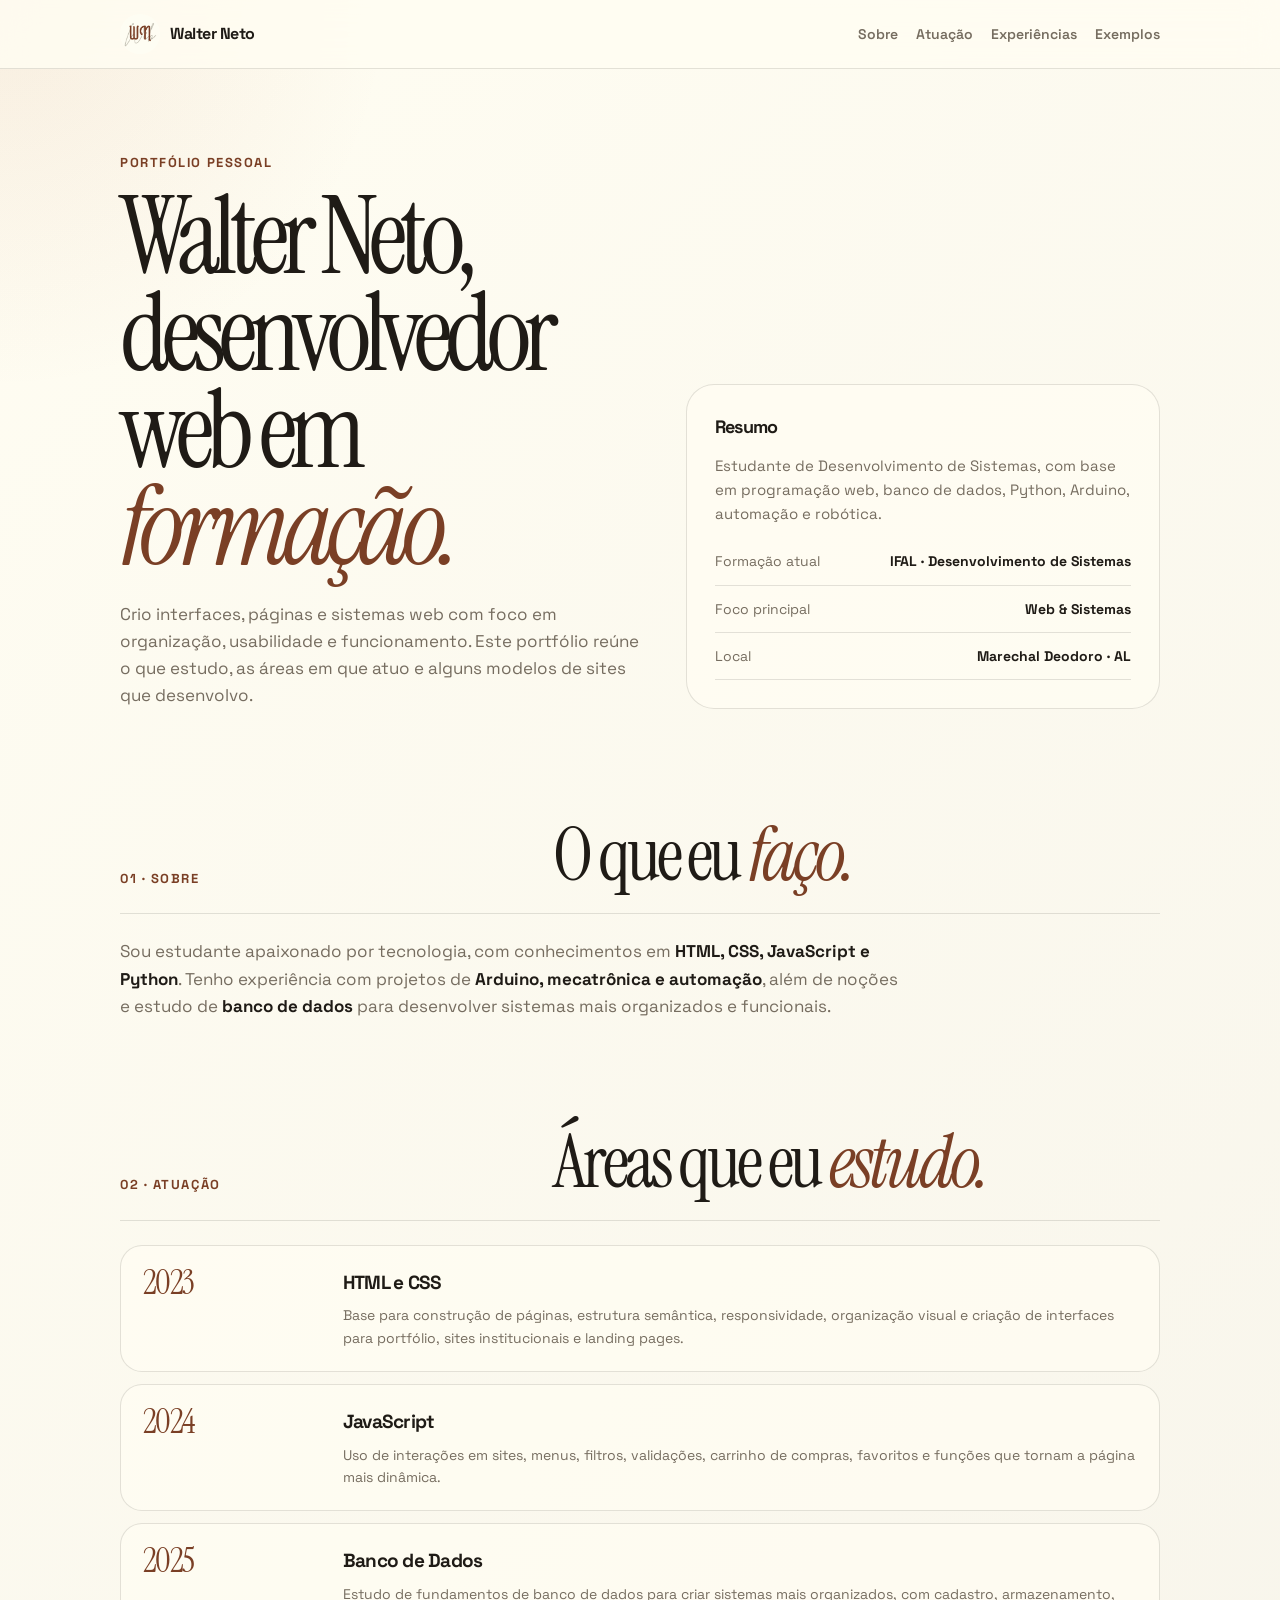
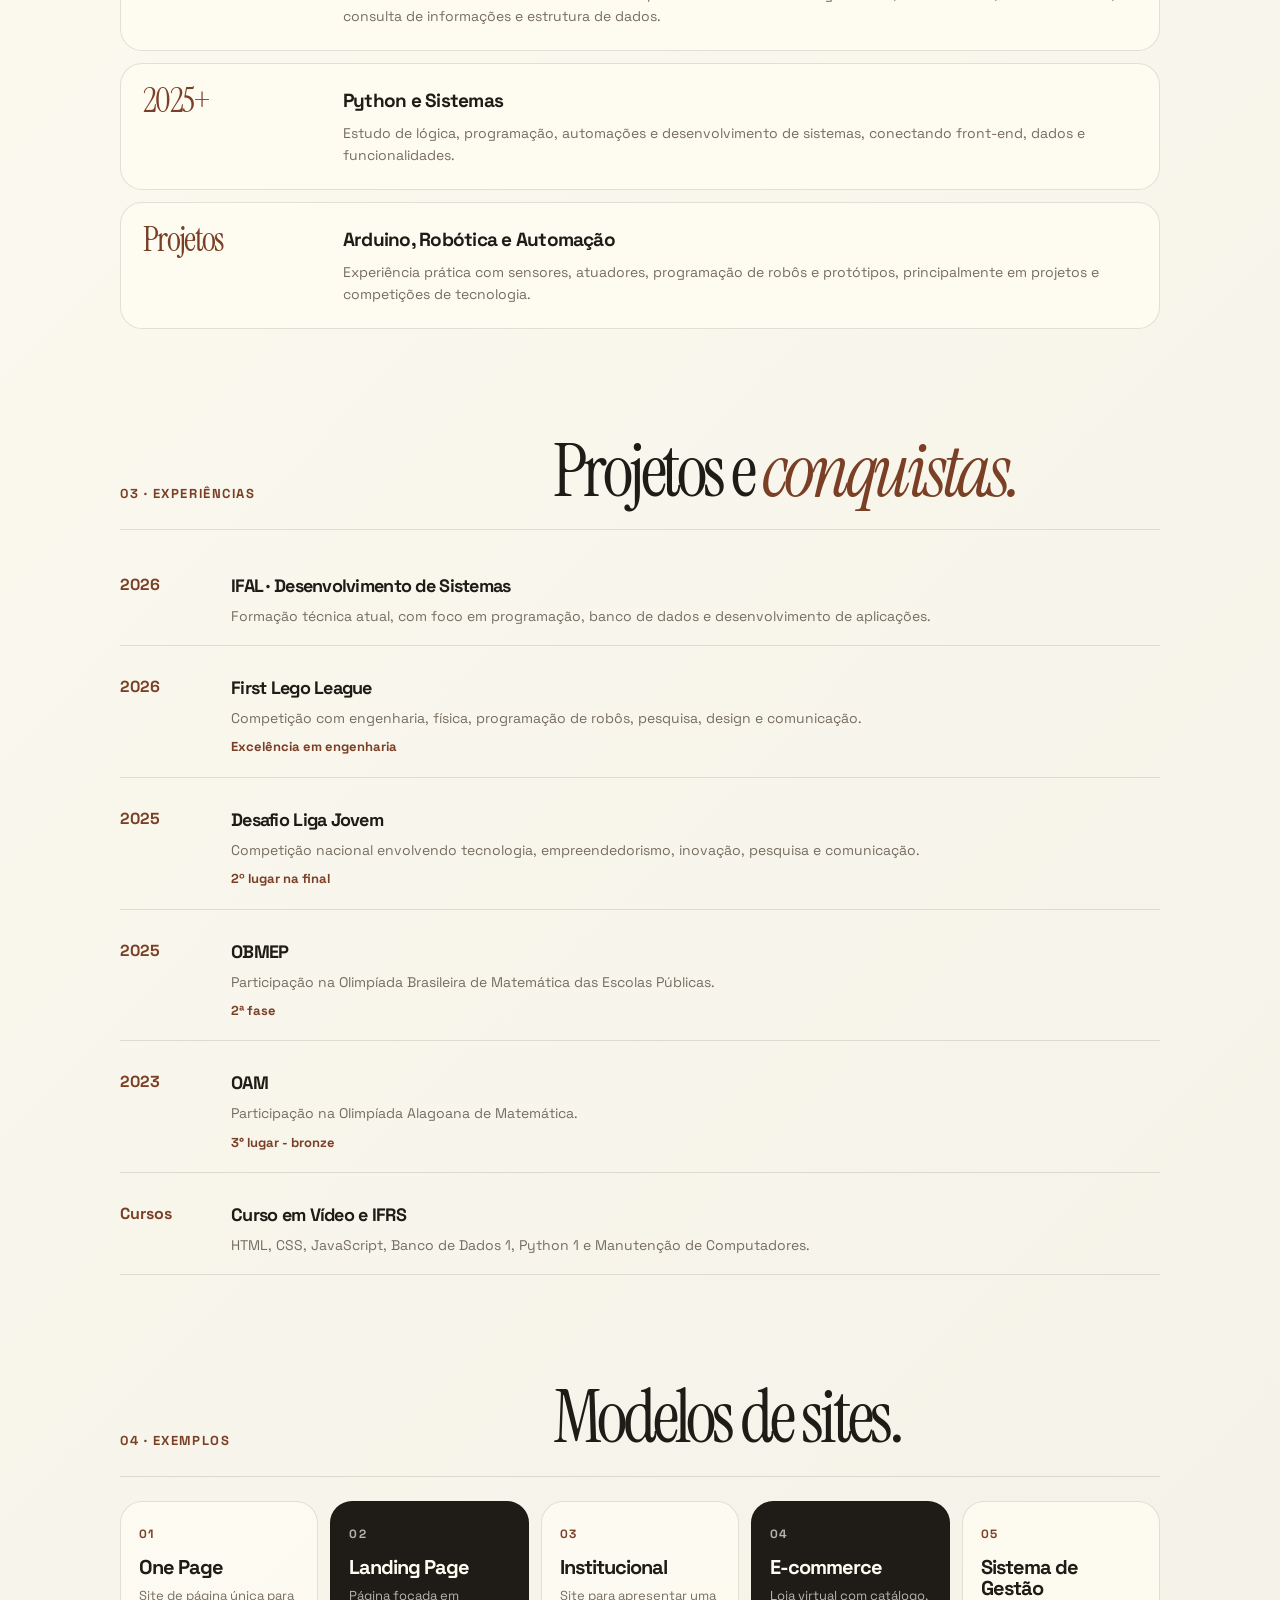
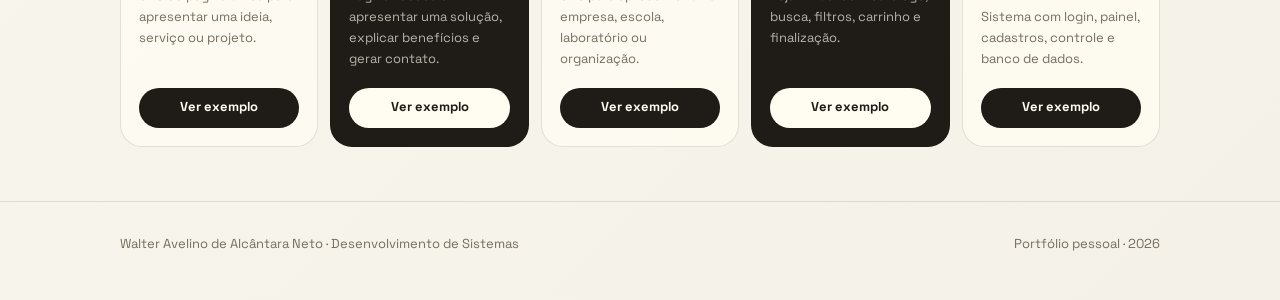
<file: index.html>
<!doctype html>
<html lang="pt-BR">
<head>
  <meta charset="UTF-8" />
  <meta name="viewport" content="width=device-width, initial-scale=1.0" />

  <title>Walter Neto | Portfólio</title>
  <meta
    name="description"
    content="Portfólio pessoal de Walter Neto, estudante de Desenvolvimento de Sistemas e desenvolvedor web."
  />

  <link rel="preconnect" href="https://fonts.googleapis.com">
  <link rel="preconnect" href="https://fonts.gstatic.com" crossorigin>
  <link
    href="https://fonts.googleapis.com/css2?family=Instrument+Serif:ital@0;1&family=Space+Grotesk:wght@400;500;600;700&display=swap"
    rel="stylesheet"
  >

  <style>
    :root {
      --bg: #fffdf2;
      --bg-soft: #f4f1e8;
      --paper: rgba(255, 253, 242, 0.78);
      --text: #1f1b16;
      --muted: #766d60;
      --line: rgba(31, 27, 22, 0.12);
      --accent: #b96a3c;
      --accent-dark: #7a3f25;
      --dark: #1f1b16;
      --radius: 22px;
      --serif: "Instrument Serif", Georgia, serif;
      --sans: "Space Grotesk", system-ui, sans-serif;
    }

    * {
      box-sizing: border-box;
      margin: 0;
      padding: 0;
    }

    html {
      scroll-behavior: smooth;
    }

    body {
      background:
        radial-gradient(circle at top left, rgba(185, 106, 60, 0.10), transparent 390px),
        linear-gradient(135deg, var(--bg), var(--bg-soft));
      color: var(--text);
      font-family: var(--sans);
      line-height: 1.6;
    }

    a {
      color: inherit;
      text-decoration: none;
    }

    .container {
      width: min(100% - 32px, 1040px);
      margin: 0 auto;
    }

    header {
      position: sticky;
      top: 0;
      z-index: 10;
      background: rgba(255, 253, 242, 0.82);
      backdrop-filter: blur(16px);
      border-bottom: 1px solid var(--line);
    }

    nav {
      min-height: 68px;
      display: flex;
      align-items: center;
      justify-content: space-between;
      gap: 16px;
    }

    .brand {
      display: flex;
      align-items: center;
      gap: 10px;
      font-weight: 700;
      letter-spacing: -0.03em;
    }

    .brand-mark {
      width: 40px;
      height: 40px;
      border-radius: 999px;
      background: var(--dark);
      color: var(--bg);
      display: grid;
      place-items: center;
      font-size: 13px;
    }

    .nav-links {
      display: flex;
      align-items: center;
      gap: 18px;
      list-style: none;
      color: var(--muted);
      font-size: 14px;
      font-weight: 600;
    }

    .nav-links a {
      transition: 0.2s;
    }

    .nav-links a:hover {
      color: var(--accent-dark);
    }

    .hero {
      padding: 84px 0 58px;
    }

    .hero-grid {
      display: grid;
      grid-template-columns: 1.05fr 0.95fr;
      gap: 42px;
      align-items: end;
    }

    .eyebrow {
      color: var(--accent-dark);
      font-size: 13px;
      font-weight: 700;
      text-transform: uppercase;
      letter-spacing: 0.12em;
      margin-bottom: 14px;
    }

    h1 {
      font-family: var(--serif);
      font-size: clamp(58px, 9vw, 108px);
      line-height: 0.9;
      letter-spacing: -0.065em;
      font-weight: 400;
      max-width: 760px;
    }

    h1 em {
      color: var(--accent-dark);
      font-style: italic;
    }

    .hero-text {
      color: var(--muted);
      max-width: 580px;
      margin-top: 24px;
      font-size: 17px;
    }

    .hero-card {
      border: 1px solid var(--line);
      background: var(--paper);
      border-radius: 28px;
      padding: 28px;
    }

    .hero-card h2 {
      font-size: 18px;
      letter-spacing: -0.04em;
      margin-bottom: 12px;
    }

    .hero-card p {
      color: var(--muted);
      font-size: 15px;
    }

    .hero-list {
      display: grid;
      gap: 12px;
      margin-top: 24px;
    }

    .hero-list div {
      display: flex;
      justify-content: space-between;
      gap: 16px;
      padding-bottom: 12px;
      border-bottom: 1px solid var(--line);
      font-size: 14px;
    }

    .hero-list span {
      color: var(--muted);
    }

    .hero-list strong {
      text-align: right;
    }

    .section {
      padding: 54px 0;
    }

    .section-head {
      display: grid;
      grid-template-columns: 0.8fr 1.2fr;
      gap: 28px;
      align-items: end;
      padding-bottom: 24px;
      border-bottom: 1px solid var(--line);
      margin-bottom: 24px;
    }

    .section-number {
      color: var(--accent-dark);
      font-size: 13px;
      font-weight: 700;
      letter-spacing: 0.12em;
      text-transform: uppercase;
    }

    .section-title {
      font-family: var(--serif);
      font-size: clamp(42px, 6vw, 74px);
      line-height: 0.92;
      letter-spacing: -0.055em;
      font-weight: 400;
    }

    .section-title em {
      color: var(--accent-dark);
    }

    .about-text {
      color: var(--muted);
      font-size: 17px;
      max-width: 780px;
    }

    .about-text strong {
      color: var(--text);
    }

    .simple-grid {
      display: grid;
      grid-template-columns: repeat(3, 1fr);
      gap: 14px;
    }

    .simple-card {
      border: 1px solid var(--line);
      background: var(--paper);
      border-radius: var(--radius);
      padding: 22px;
      min-height: 180px;
    }

    .simple-card h3 {
      font-size: 18px;
      line-height: 1.1;
      letter-spacing: -0.04em;
      margin-bottom: 12px;
    }

    .simple-card p {
      color: var(--muted);
      font-size: 14px;
    }

    .study-list {
      display: grid;
      gap: 12px;
    }

    .study-item {
      display: grid;
      grid-template-columns: 180px 1fr;
      gap: 20px;
      border: 1px solid var(--line);
      background: var(--paper);
      border-radius: var(--radius);
      padding: 22px;
    }

    .study-time {
      font-family: var(--serif);
      color: var(--accent-dark);
      font-size: 34px;
      line-height: 0.9;
      letter-spacing: -0.05em;
    }

    .study-item h3 {
      font-size: 19px;
      letter-spacing: -0.04em;
      margin-bottom: 6px;
    }

    .study-item p {
      color: var(--muted);
      font-size: 14px;
    }

    .experience-list {
      display: grid;
      gap: 10px;
    }

    .experience-item {
      display: grid;
      grid-template-columns: 95px 1fr;
      gap: 16px;
      padding: 18px 0;
      border-bottom: 1px solid var(--line);
    }

    .experience-year {
      color: var(--accent-dark);
      font-weight: 700;
    }

    .experience-item h3 {
      font-size: 18px;
      letter-spacing: -0.04em;
    }

    .experience-item p {
      color: var(--muted);
      margin-top: 4px;
      font-size: 14px;
    }

    .result {
      display: inline-block;
      margin-top: 8px;
      color: var(--accent-dark);
      font-size: 13px;
      font-weight: 700;
    }

    .project-grid {
      display: grid;
      grid-template-columns: repeat(5, 1fr);
      gap: 12px;
    }

    .project-card {
      min-height: 220px;
      border: 1px solid var(--line);
      background: var(--paper);
      border-radius: var(--radius);
      padding: 18px;
      display: flex;
      flex-direction: column;
      justify-content: space-between;
      transition: 0.2s;
    }

    .project-card:hover {
      transform: translateY(-4px);
      background: rgba(255, 253, 242, 0.92);
    }

    .project-card.featured {
      background: var(--dark);
      color: var(--bg);
    }

    .project-card.featured p,
    .project-card.featured span {
      color: rgba(255, 253, 242, 0.68);
    }

    .project-card span {
      color: var(--accent-dark);
      font-size: 12px;
      font-weight: 700;
      text-transform: uppercase;
      letter-spacing: 0.10em;
    }

    .project-card h3 {
      margin-top: 12px;
      font-size: 20px;
      letter-spacing: -0.05em;
      line-height: 1.05;
    }

    .project-card p {
      color: var(--muted);
      font-size: 13px;
      margin-top: 8px;
    }

    .project-btn {
      margin-top: 18px;
      min-height: 40px;
      border-radius: 999px;
      display: inline-flex;
      align-items: center;
      justify-content: center;
      background: var(--dark);
      color: var(--bg);
      font-size: 13px;
      font-weight: 700;
      transition: 0.2s;
    }

    .featured .project-btn {
      background: var(--bg);
      color: var(--dark);
    }

    .project-btn:hover {
      transform: translateY(-1px);
      background: var(--accent-dark);
      color: var(--bg);
    }

    .final {
      border-top: 1px solid var(--line);
      padding: 32px 0 46px;
      color: var(--muted);
      font-size: 13px;
    }

    .final .container {
      display: flex;
      justify-content: space-between;
      gap: 16px;
      flex-wrap: wrap;
    }

    @media (max-width: 980px) {
      .hero-grid,
      .section-head {
        grid-template-columns: 1fr;
      }

      .simple-grid {
        grid-template-columns: 1fr;
      }

      .project-grid {
        grid-template-columns: repeat(2, 1fr);
      }
    }

    @media (max-width: 720px) {
      .nav-links {
        display: none;
      }

      .hero {
        padding: 56px 0 38px;
      }

      .study-item,
      .experience-item {
        grid-template-columns: 1fr;
      }

      .project-grid {
        grid-template-columns: 1fr;
      }
    }
  </style>
</head>

<body>
  <header>
    <div class="container">
      <nav>
        <a href="#" class="brand">
          <img src="img/WN.webp" alt="logo"  class="brand-mark">
          <span>Walter Neto</span>
        </a>

        <ul class="nav-links">
          <li><a href="#sobre">Sobre</a></li>
          <li><a href="#atuacao">Atuação</a></li>
          <li><a href="#experiencias">Experiências</a></li>
          <li><a href="#projetos">Exemplos</a></li>
        </ul>
      </nav>
    </div>
  </header>

  <main>
    <section class="hero">
      <div class="container hero-grid">
        <div>
          <div class="eyebrow">Portfólio pessoal</div>
          <h1>Walter Neto, desenvolvedor web em <em>formação.</em></h1>
          <p class="hero-text">
            Crio interfaces, páginas e sistemas web com foco em organização, usabilidade e funcionamento.
            Este portfólio reúne o que estudo, as áreas em que atuo e alguns modelos de sites que desenvolvo.
          </p>
        </div>

        <aside class="hero-card">
          <h2>Resumo</h2>
          <p>
            Estudante de Desenvolvimento de Sistemas, com base em programação web, banco de dados,
            Python, Arduino, automação e robótica.
          </p>

          <div class="hero-list">
            <div>
              <span>Formação atual</span>
              <strong>IFAL · Desenvolvimento de Sistemas</strong>
            </div>
            <div>
              <span>Foco principal</span>
              <strong>Web & Sistemas</strong>
            </div>
            <div>
              <span>Local</span>
              <strong>Marechal Deodoro · AL</strong>
            </div>
          </div>
        </aside>
      </div>
    </section>

    <section class="section" id="sobre">
      <div class="container">
        <div class="section-head">
          <div class="section-number">01 · Sobre</div>
          <h2 class="section-title">O que eu <em>faço.</em></h2>
        </div>

        <p class="about-text">
          Sou estudante apaixonado por tecnologia, com conhecimentos em <strong>HTML, CSS, JavaScript e Python</strong>.
          Tenho experiência com projetos de <strong>Arduino, mecatrônica e automação</strong>, além de noções e estudo
          de <strong>banco de dados</strong> para desenvolver sistemas mais organizados e funcionais.
        </p>
      </div>
    </section>

    <section class="section" id="atuacao">
      <div class="container">
        <div class="section-head">
          <div class="section-number">02 · Atuação</div>
          <h2 class="section-title">Áreas que eu <em>estudo.</em></h2>
        </div>

        <div class="study-list">
          <article class="study-item">
            <div class="study-time">2023</div>
            <div>
              <h3>HTML e CSS</h3>
              <p>
                Base para construção de páginas, estrutura semântica, responsividade, organização visual
                e criação de interfaces para portfólio, sites institucionais e landing pages.
              </p>
            </div>
          </article>

          <article class="study-item">
            <div class="study-time">2024</div>
            <div>
              <h3>JavaScript</h3>
              <p>
                Uso de interações em sites, menus, filtros, validações, carrinho de compras,
                favoritos e funções que tornam a página mais dinâmica.
              </p>
            </div>
          </article>

          <article class="study-item">
            <div class="study-time">2025</div>
            <div>
              <h3>Banco de Dados</h3>
              <p>
                Estudo de fundamentos de banco de dados para criar sistemas mais organizados,
                com cadastro, armazenamento, consulta de informações e estrutura de dados.
              </p>
            </div>
          </article>

          <article class="study-item">
            <div class="study-time">2025+</div>
            <div>
              <h3>Python e Sistemas</h3>
              <p>
                Estudo de lógica, programação, automações e desenvolvimento de sistemas,
                conectando front-end, dados e funcionalidades.
              </p>
            </div>
          </article>

          <article class="study-item">
            <div class="study-time">Projetos</div>
            <div>
              <h3>Arduino, Robótica e Automação</h3>
              <p>
                Experiência prática com sensores, atuadores, programação de robôs e protótipos,
                principalmente em projetos e competições de tecnologia.
              </p>
            </div>
          </article>
        </div>
      </div>
    </section>

    <section class="section" id="experiencias">
      <div class="container">
        <div class="section-head">
          <div class="section-number">03 · Experiências</div>
          <h2 class="section-title">Projetos e <em>conquistas.</em></h2>
        </div>

        <div class="experience-list">
          <article class="experience-item">
            <div class="experience-year">2026</div>
            <div>
              <h3>IFAL · Desenvolvimento de Sistemas</h3>
              <p>Formação técnica atual, com foco em programação, banco de dados e desenvolvimento de aplicações.</p>
            </div>
          </article>

          <article class="experience-item">
            <div class="experience-year">2026</div>
            <div>
              <h3>First Lego League</h3>
              <p>Competição com engenharia, física, programação de robôs, pesquisa, design e comunicação.</p>
              <span class="result">Excelência em engenharia</span>
            </div>
          </article>

          <article class="experience-item">
            <div class="experience-year">2025</div>
            <div>
              <h3>Desafio Liga Jovem</h3>
              <p>Competição nacional envolvendo tecnologia, empreendedorismo, inovação, pesquisa e comunicação.</p>
              <span class="result">2º lugar na final</span>
            </div>
          </article>

          <article class="experience-item">
            <div class="experience-year">2025</div>
            <div>
              <h3>OBMEP</h3>
              <p>Participação na Olimpíada Brasileira de Matemática das Escolas Públicas.</p>
              <span class="result">2ª fase</span>
            </div>
          </article>

          <article class="experience-item">
            <div class="experience-year">2023</div>
            <div>
              <h3>OAM</h3>
              <p>Participação na Olimpíada Alagoana de Matemática.</p>
              <span class="result">3° lugar - bronze</span>
            </div>
          </article>

          <article class="experience-item">
            <div class="experience-year">Cursos</div>
            <div>
              <h3>Curso em Vídeo e IFRS</h3>
              <p>HTML, CSS, JavaScript, Banco de Dados 1, Python 1 e Manutenção de Computadores.</p>
            </div>
          </article>
        </div>
      </div>
    </section>

    <section class="section" id="projetos">
      <div class="container">
        <div class="section-head">
          <div class="section-number">04 · Exemplos</div>
          <h2 class="section-title">Modelos de sites.</h2>
        </div>

        <div class="project-grid">
          <article class="project-card">
            <div>
              <span>01</span>
              <h3>One Page</h3>
              <p>Site de página única para apresentar uma ideia, serviço ou projeto.</p>
            </div>
            <a class="project-btn" href="https://ualter-lab.github.io/WnBugdroid/" target="_parent" rel="noopener noreferrer">Ver exemplo</a>
          </article>

          <article class="project-card featured">
            <div>
              <span>02</span>
              <h3>Landing Page</h3>
              <p>Página focada em apresentar uma solução, explicar benefícios e gerar contato.</p>
            </div>
            <a class="project-btn" href="templates/Page-main/index.html" target="_parent" rel="noopener noreferrer">Ver exemplo</a>
          </article>

          <article class="project-card">
            <div>
              <span>03</span>
              <h3>Institucional</h3>
              <p>Site para apresentar uma empresa, escola, laboratório ou organização.</p>
            </div>
            <a class="project-btn" href="templates/ifmaker_lab_static_portfolio.html" target="_parent" rel="noopener noreferrer">Ver exemplo</a>
          </article>

          <article class="project-card featured">
            <div>
              <span>04</span>
              <h3>E-commerce</h3>
              <p>Loja virtual com catálogo, busca, filtros, carrinho e finalização.</p>
            </div>
            <a class="project-btn" href="templates/ecommerce_wnstore_completo.html" target="_parent" rel="noopener noreferrer">Ver exemplo</a>
          </article>

          <article class="project-card">
            <div>
              <span>05</span>
              <h3>Sistema de Gestão</h3>
              <p>Sistema com login, painel, cadastros, controle e banco de dados.</p>
            </div>
            <a class="project-btn" href="templates/dashboard_vendas_dark.html" target="_parent" rel="noopener noreferrer">Ver exemplo</a>
          </article>
        </div>
      </div>
    </section>
  </main>

  <footer class="final">
    <div class="container">
      <span>Walter Avelino de Alcântara Neto · Desenvolvimento de Sistemas</span>
      <span>Portfólio pessoal · 2026</span>
    </div>
  </footer>
</body>
</html>
</file>
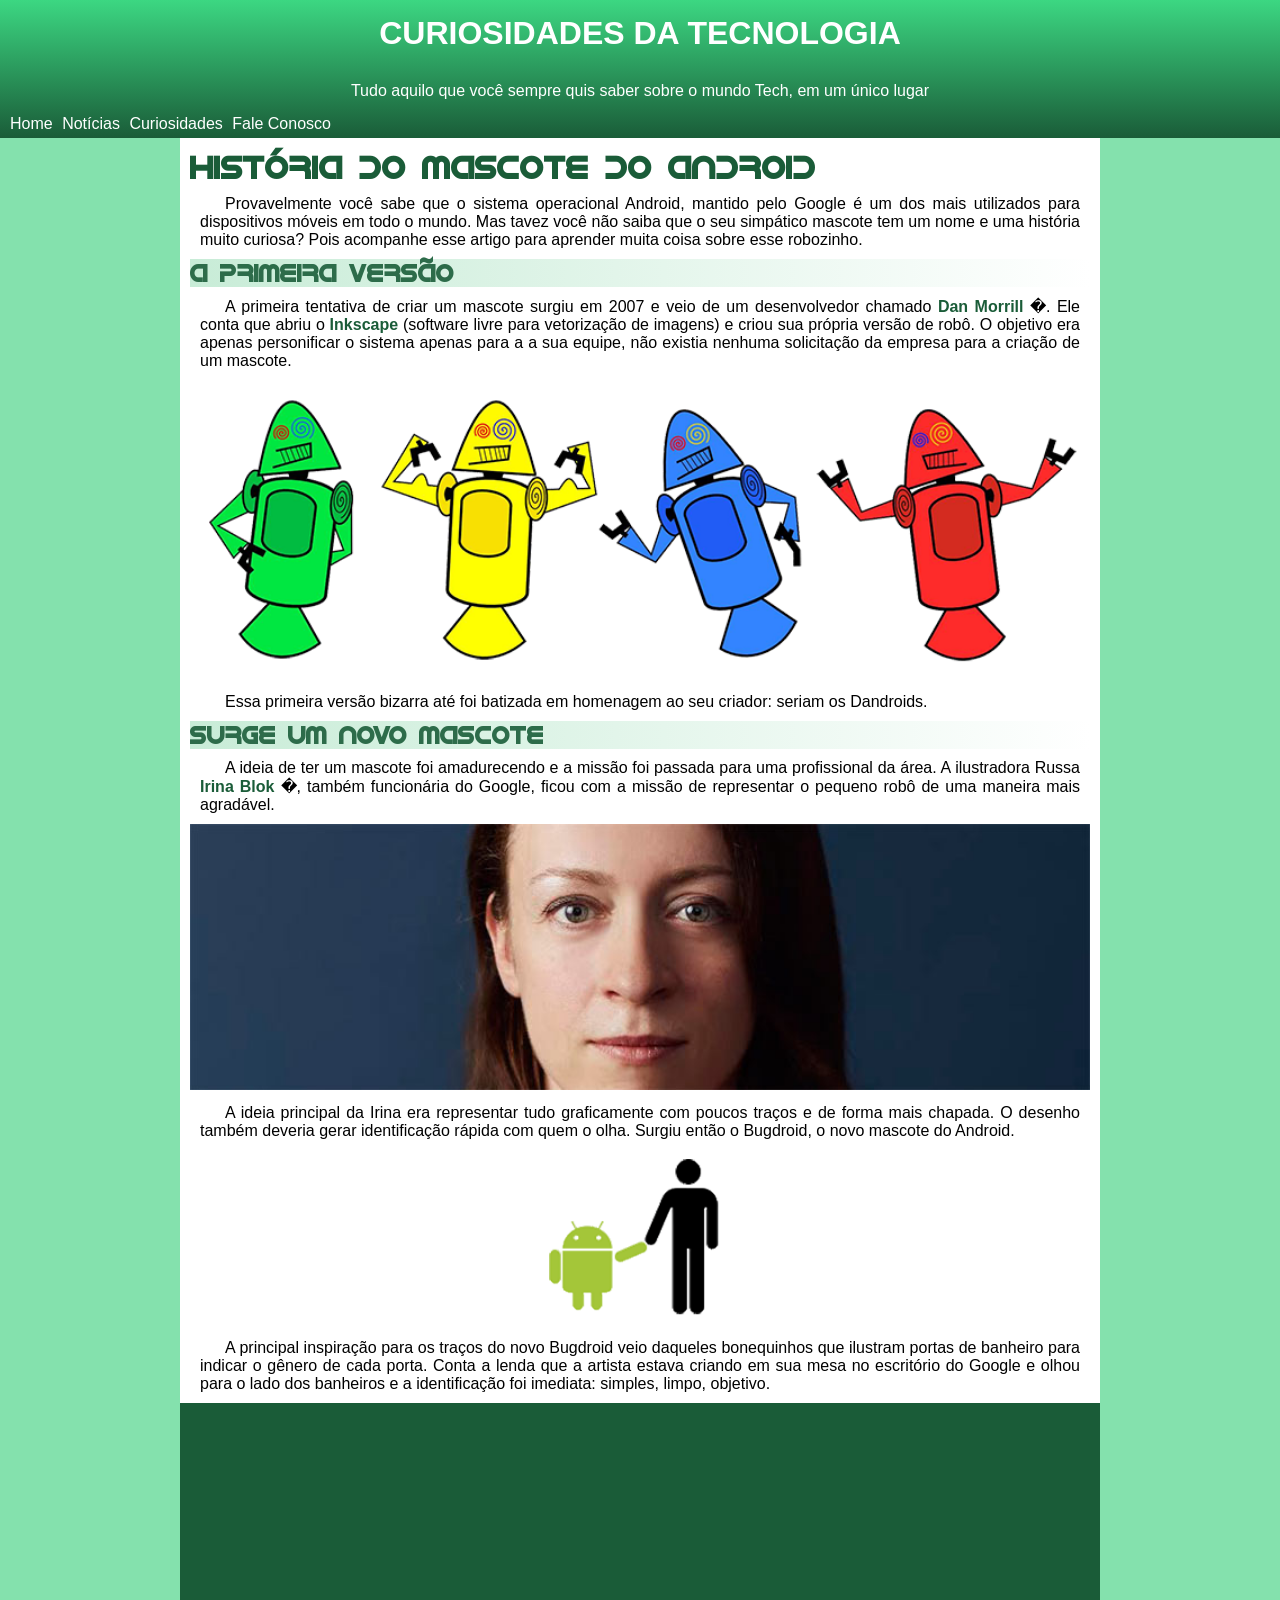
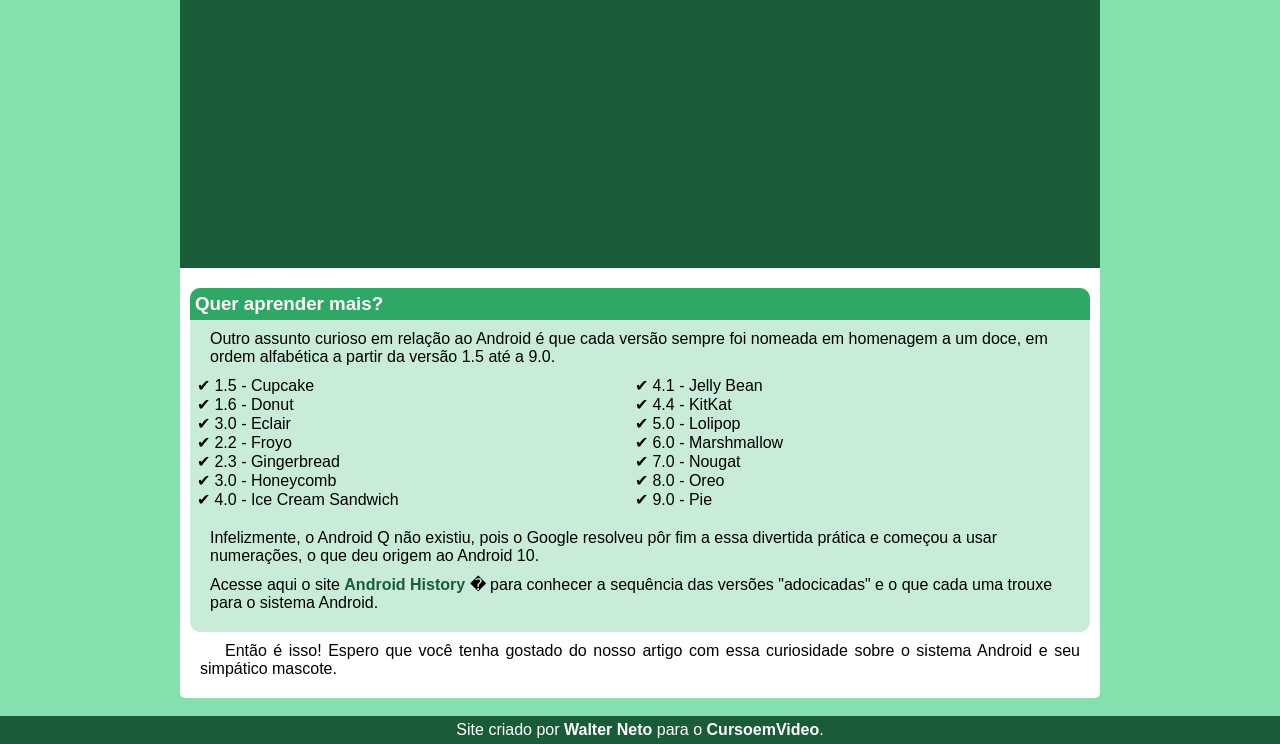
<file: templates/WnBugdroid-main/index.html>
<!DOCTYPE html>
<html lang="pt-br">

<head>
    <meta charset="UTF-8">
    <meta name="viewport" content="width=device-width, initial-scale=1.0">
    <title>BUGDROID</title>
    <link rel="shortcut icon" href="imagens/" type="image/x-icon">
    <link rel="stylesheet" href="style.css">
</head>

<body>
    <div class="cabeçalho">
        <h1>
            CURIOSIDADES DA TECNOLOGIA 
        </h1>
        <p>
            Tudo aquilo que você sempre quis saber sobre o mundo Tech, em um único lugar
        </p>
        <ul>
            <li><a href="#">Home</a></li>
            <li><a href="#">Notícias</a></li>
            <li><a href="#">Curiosidades</a></li>
            <li><a href="#">Fale Conosco</a></li>
        </ul>
    </div>


        <div class="corpo">
            <h1>
                História do Mascote do Android
            </h1>
            <p>
                Provavelmente você sabe que o sistema operacional Android, mantido pelo Google é um dos mais utilizados para dispositivos móveis em todo o mundo. Mas tavez você não saiba que o seu simpático mascote tem um nome e uma história muito curiosa? Pois acompanhe esse artigo para aprender muita coisa sobre esse robozinho.
            </p>
            <h2>
                A primeira versão
            </h2>
            <p>
                A primeira tentativa de criar um mascote surgiu em 2007 e veio de um desenvolvedor chamado <a href="#"><strong>Dan Morrill</strong> </a> &#x2D6C4A;. Ele conta que abriu o <a href="#"><strong>Inkscape</strong>  </a>  (software livre para vetorização de imagens) e criou sua própria versão de robô. O objetivo era apenas personificar o sistema apenas para a a sua equipe, não existia nenhuma solicitação da empresa para a criação de um mascote.
            </p>
            <picture>
               <source media="(max-width: 850px)" srcset="imagens/dan-droids-pq.png">
                <img src="imagens/dan-droids.png" alt="dan-droids">
            </picture>
            <p>
                Essa primeira versão bizarra até foi batizada em homenagem ao seu criador: seriam os Dandroids.
            </p>
            <h2>
                Surge um novo mascote
            </h2>
            <p>
                A ideia de ter um mascote foi amadurecendo e a missão foi passada para uma profissional da área. A ilustradora Russa <a href="#"><strong>Irina Blok</strong> </a> &#x2D6C4A, também funcionária do Google, ficou com a missão de representar o pequeno robô de uma maneira mais agradável.
            </p>
            <picture>
                <source media="(max-width: 850px)" srcset="imagens/irina-blok-pq.jpg">
                <img src="imagens/irina-blok.jpg" alt="irina-blok">
            </picture>
            <p>
                A ideia principal da Irina era representar tudo graficamente com poucos traços e de forma mais chapada. O desenho também deveria gerar identificação rápida com quem o olha. Surgiu então o Bugdroid, o novo mascote do Android.
            </p>
            <div class="pq">
                <img src="imagens/bugdroid.png" alt="bugdroid" >
            </div>
            <p>
                A principal inspiração para os traços do novo Bugdroid veio daqueles bonequinhos que ilustram portas de banheiro para indicar o gênero de cada porta. Conta a lenda que a artista estava criando em sua mesa no escritório do Google e olhou para o lado dos banheiros e a identificação foi imediata: simples, limpo, objetivo.
            </p>
                
            
                <div class="video">
            <iframe width="560" height="315" src="https://www.youtube.com/embed/l2UDgpLz20M?si=EeIzO47pTUMhqoBQ" title="YouTube video player" frameborder="0" allow="accelerometer; autoplay; clipboard-write; encrypted-media; gyroscope; picture-in-picture; web-share" referrerpolicy="strict-origin-when-cross-origin" allowfullscreen></iframe>
                </div>
            
                <div class="extra">
                    <h3>
                                Quer aprender mais?
                    </h3>
                    <p>
                                Outro assunto curioso em relação ao Android é que cada versão sempre foi nomeada em homenagem a um doce, em ordem alfabética a partir da versão 1.5 até a 9.0.
                    </p>
                    <ul>
                    <li>&nbsp;<a href="#">1.5 - Cupcake</a></li>
                    <li>&nbsp;<a href="#">1.6 - Donut</a></li>
                    <li>&nbsp;<a href="#">3.0 - Eclair</a></li>
                    <li>&nbsp;<a href="#">2.2 - Froyo</a></li>
                    <li>&nbsp;<a href="#">2.3 - Gingerbread</a></li>
                    <li>&nbsp;<a href="#">3.0 - Honeycomb</a></li>
                    <li>&nbsp;<a href="#">4.0 - Ice Cream Sandwich</a></li>
                    <li>&nbsp;<a href="#">4.1 - Jelly Bean</a></li>
                    <li>&nbsp;<a href="#">4.4 - KitKat</a></li>
                    <li>&nbsp;<a href="#">5.0 - Lolipop</a></li>
                    <li>&nbsp;<a href="#">6.0 - Marshmallow</a></li>
                    <li>&nbsp;<a href="#">7.0 - Nougat</a></li>
                    <li>&nbsp;<a href="#">8.0 - Oreo</a></li>
                    <li>&nbsp;<a href="#">9.0 - Pie</a></li>
                    </ul>
                    <p>
                        Infelizmente, o Android Q não existiu, pois o Google resolveu pôr fim a essa divertida prática e começou a usar numerações, o que deu origem ao Android 10.
                    </p>
                    <p>
                    Acesse aqui o site <a href="#"><strong>Android History</strong> </a> &#x2D6C4A; para conhecer a sequência das versões "adocicadas" e o que cada uma trouxe para o sistema Android.
                    </p>
                </div>

                <p>
                    Então é isso! Espero que você tenha gostado do nosso artigo com essa curiosidade sobre o sistema Android e seu simpático mascote.
                </p>
        </div>

        <br>

        <footer>
            Site criado por <strong>Walter Neto</strong> para o <strong>CursoemVideo</strong>.
        </footer>

</body>

</html>
</file>
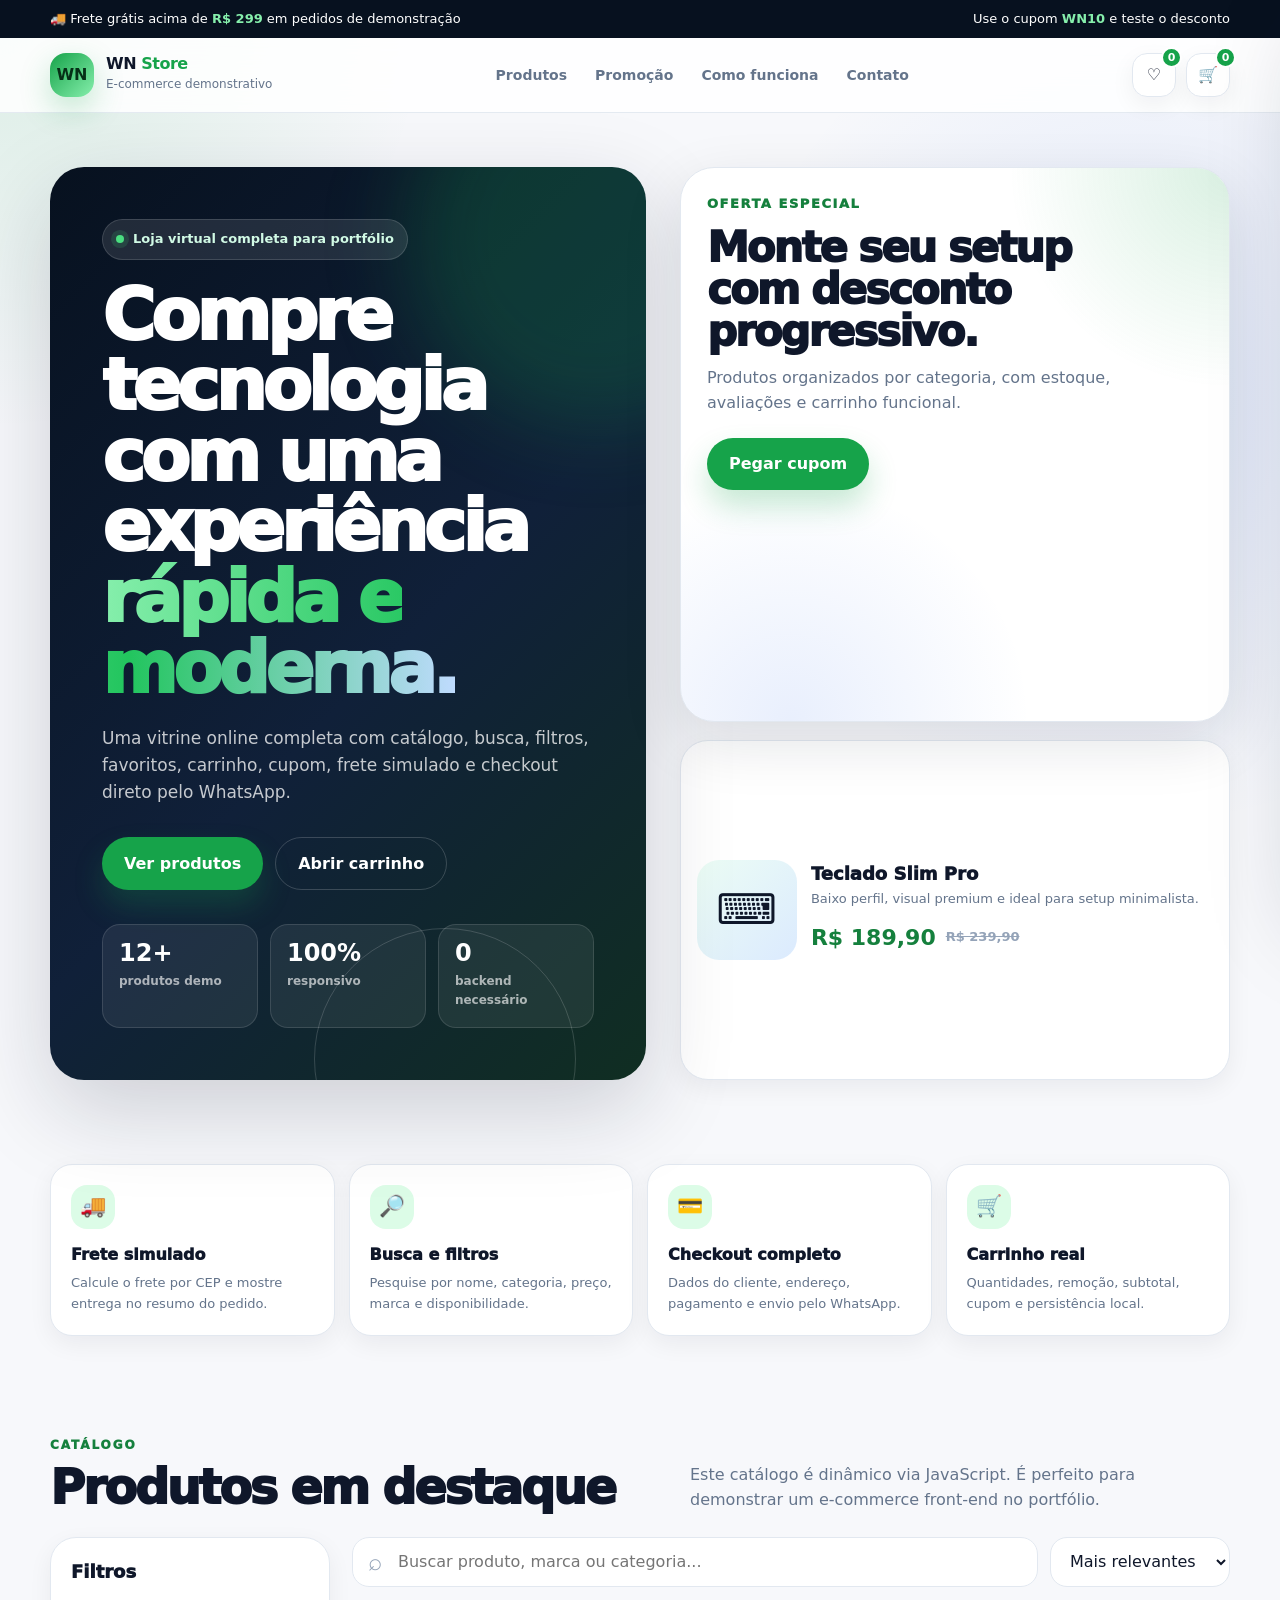
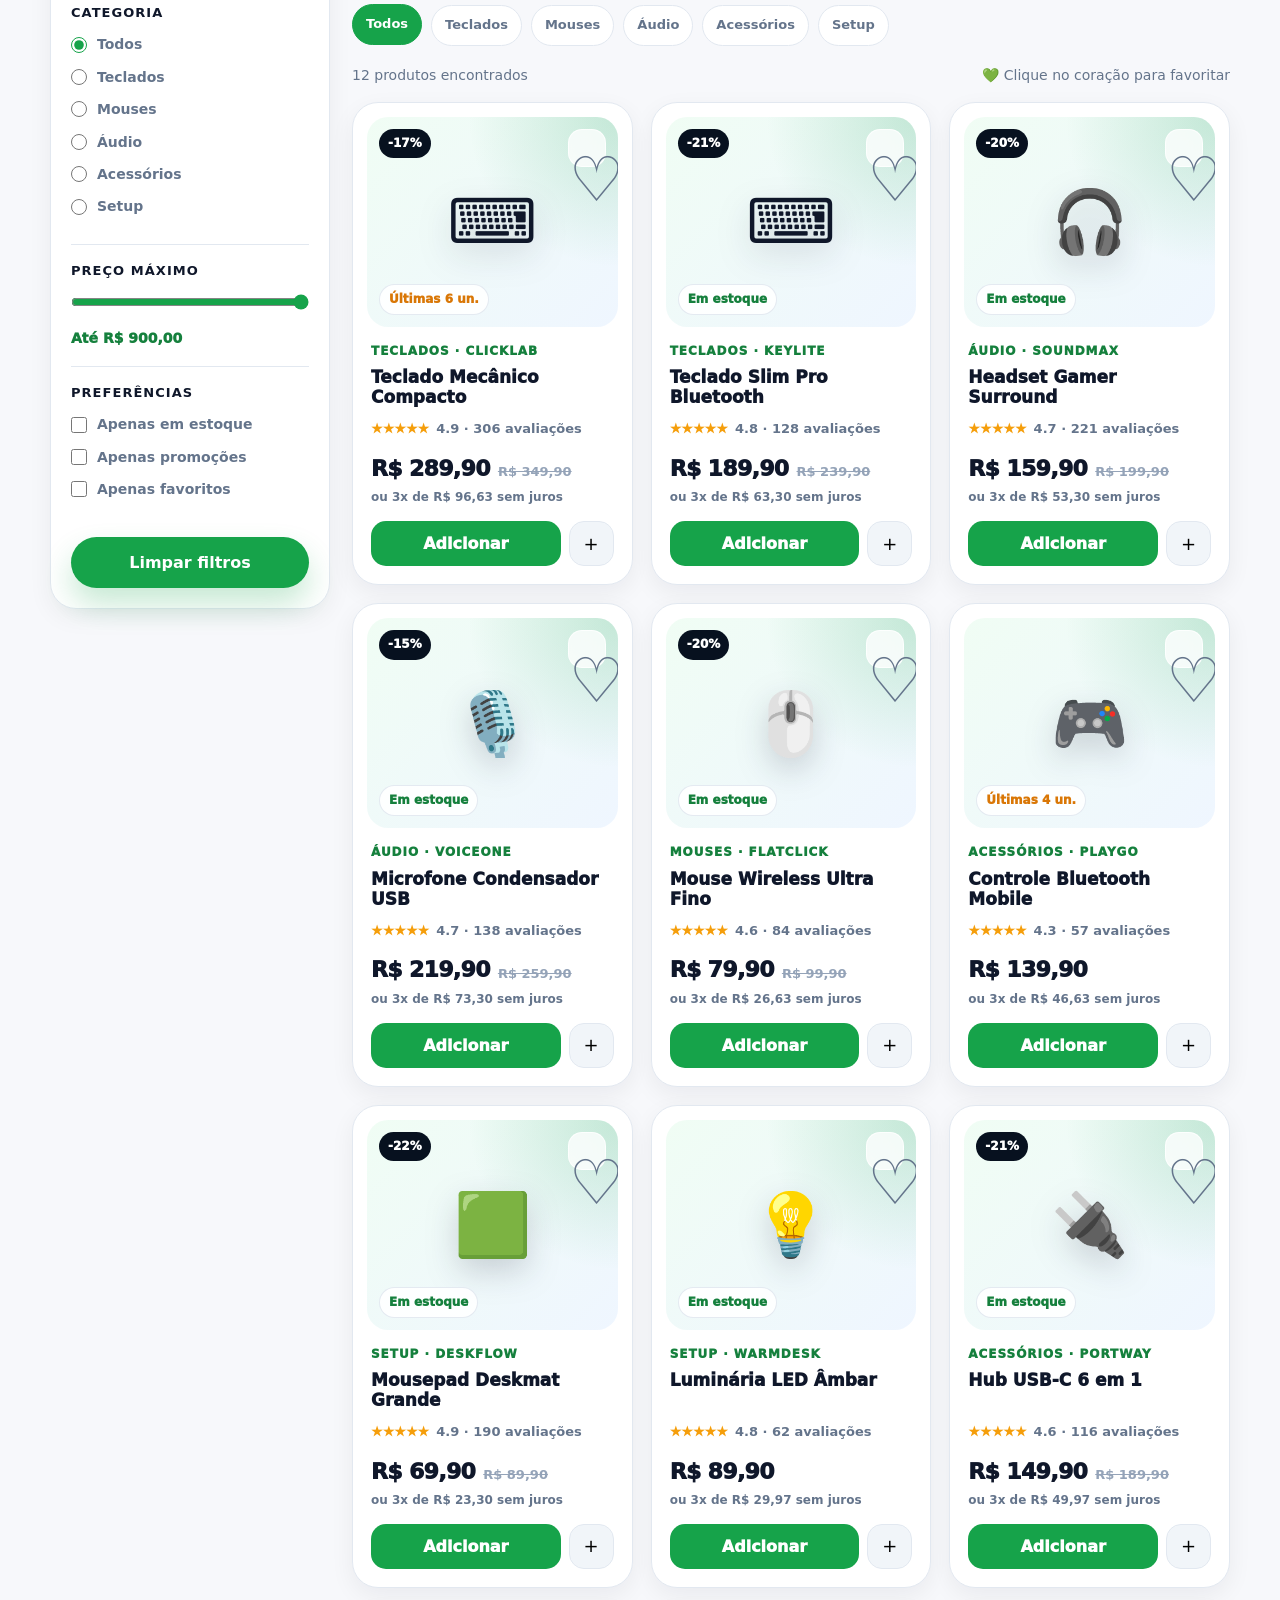
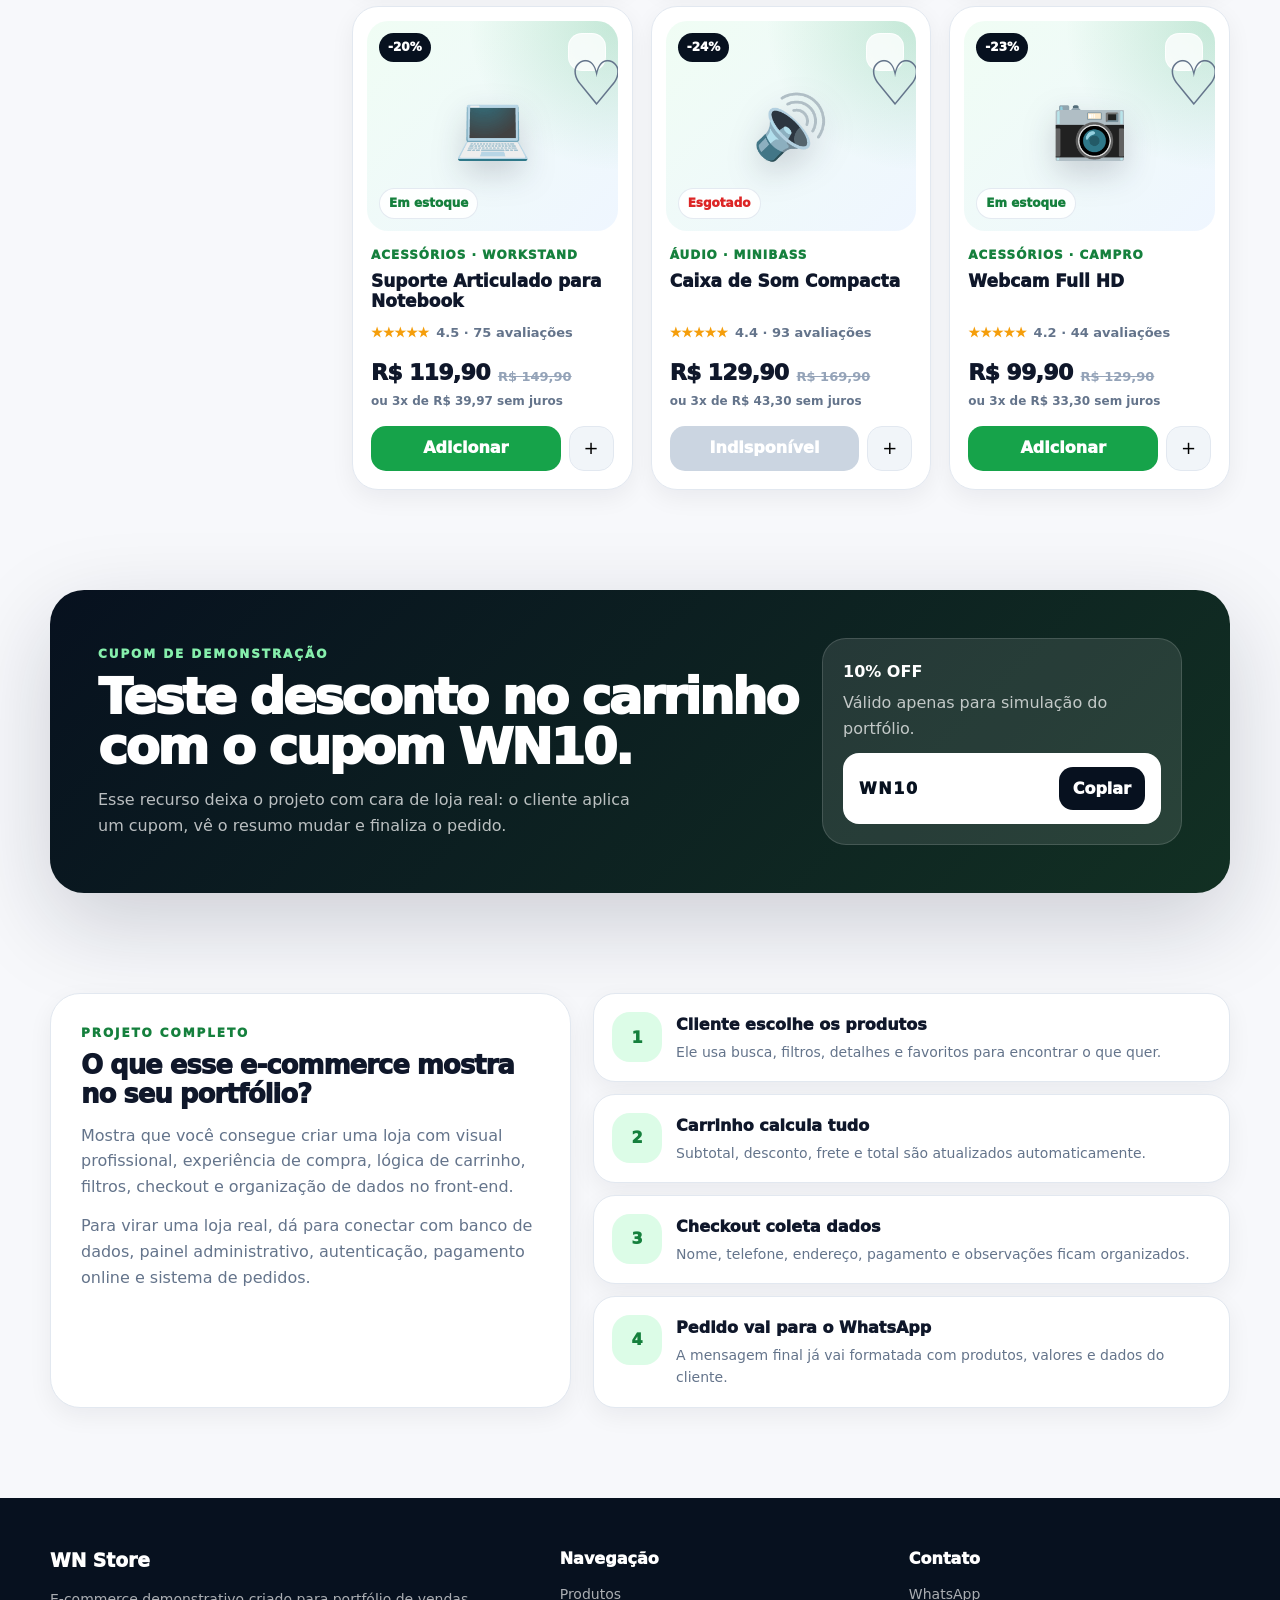
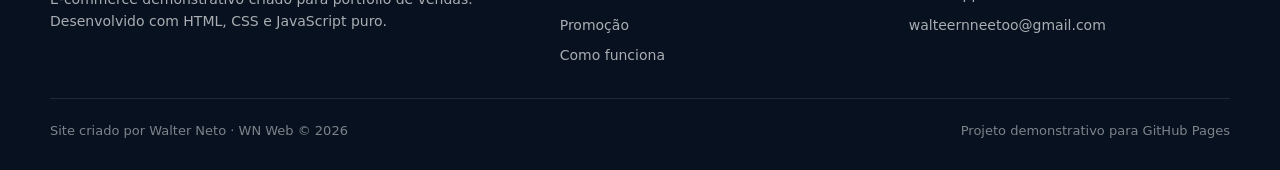
<file: templates/ecommerce_wnstore_completo.html>
<!doctype html>
<html lang="pt-BR">
<head>
  <meta charset="UTF-8" />
  <meta name="viewport" content="width=device-width, initial-scale=1.0" />
  <title>WN Store | E-commerce Completo</title>
  <meta
    name="description"
    content="E-commerce demonstrativo completo com catálogo, filtros, carrinho, cupom, frete e checkout via WhatsApp."
  />

  <style>
    :root {
      --bg: #f7f8fb;
      --surface: #ffffff;
      --surface-2: #f1f5f9;
      --text: #0f172a;
      --muted: #64748b;
      --subtle: #94a3b8;
      --border: #e2e8f0;
      --primary: #16a34a;
      --primary-dark: #15803d;
      --primary-soft: #dcfce7;
      --secondary: #2563eb;
      --danger: #dc2626;
      --warning: #d97706;
      --dark: #07111f;
      --radius: 18px;
      --radius-sm: 12px;
      --shadow-sm: 0 8px 24px rgba(15, 23, 42, .06);
      --shadow-md: 0 20px 60px rgba(15, 23, 42, .12);
      --shadow-lg: 0 30px 90px rgba(15, 23, 42, .18);
      --container: 1180px;
      --font: Inter, ui-sans-serif, system-ui, -apple-system, BlinkMacSystemFont, "Segoe UI", sans-serif;
    }

    * {
      margin: 0;
      padding: 0;
      box-sizing: border-box;
    }

    html {
      scroll-behavior: smooth;
    }

    body {
      background:
        radial-gradient(circle at top left, rgba(22, 163, 74, .13), transparent 430px),
        radial-gradient(circle at 90% 8%, rgba(37, 99, 235, .10), transparent 430px),
        var(--bg);
      color: var(--text);
      font-family: var(--font);
      line-height: 1.6;
      overflow-x: hidden;
    }

    body.no-scroll {
      overflow: hidden;
    }

    a {
      color: inherit;
      text-decoration: none;
    }

    button,
    input,
    select,
    textarea {
      font: inherit;
    }

    button {
      cursor: pointer;
    }

    .container {
      width: min(100% - 32px, var(--container));
      margin: 0 auto;
    }

    .sr-only {
      position: absolute;
      width: 1px;
      height: 1px;
      padding: 0;
      margin: -1px;
      overflow: hidden;
      clip: rect(0, 0, 0, 0);
      white-space: nowrap;
      border: 0;
    }

    .topbar {
      background: var(--dark);
      color: white;
      font-size: 13px;
    }

    .topbar-inner {
      min-height: 38px;
      display: flex;
      align-items: center;
      justify-content: space-between;
      gap: 16px;
    }

    .topbar strong {
      color: #86efac;
    }

    .header {
      position: sticky;
      top: 0;
      z-index: 50;
      background: rgba(255, 255, 255, .86);
      backdrop-filter: blur(18px);
      border-bottom: 1px solid rgba(226, 232, 240, .9);
    }

    .nav {
      min-height: 74px;
      display: flex;
      align-items: center;
      justify-content: space-between;
      gap: 22px;
    }

    .brand {
      display: flex;
      align-items: center;
      gap: 12px;
      min-width: max-content;
    }

    .brand-mark {
      width: 44px;
      height: 44px;
      border-radius: 16px;
      display: grid;
      place-items: center;
      background: linear-gradient(135deg, var(--primary), #86efac);
      color: #052e16;
      font-weight: 900;
      box-shadow: 0 12px 30px rgba(22, 163, 74, .25);
    }

    .brand-name {
      font-weight: 900;
      line-height: 1.05;
      letter-spacing: -.03em;
    }

    .brand-name span {
      color: var(--primary);
    }

    .brand-sub {
      color: var(--muted);
      font-size: 12px;
      margin-top: 2px;
    }

    .nav-links {
      display: flex;
      align-items: center;
      gap: 4px;
      list-style: none;
    }

    .nav-links a {
      display: inline-flex;
      padding: 9px 12px;
      border-radius: 999px;
      color: var(--muted);
      font-size: 14px;
      font-weight: 700;
      transition: .18s;
    }

    .nav-links a:hover {
      color: var(--primary-dark);
      background: var(--primary-soft);
    }

    .nav-actions {
      display: flex;
      align-items: center;
      gap: 10px;
    }

    .icon-btn {
      width: 44px;
      height: 44px;
      border: 1px solid var(--border);
      background: var(--surface);
      border-radius: 15px;
      display: grid;
      place-items: center;
      color: var(--text);
      position: relative;
      transition: .18s;
      box-shadow: var(--shadow-sm);
    }

    .icon-btn:hover {
      border-color: var(--primary);
      color: var(--primary-dark);
      transform: translateY(-1px);
    }

    .badge {
      position: absolute;
      top: -7px;
      right: -7px;
      min-width: 21px;
      height: 21px;
      border-radius: 999px;
      background: var(--primary);
      color: white;
      display: grid;
      place-items: center;
      font-size: 11px;
      font-weight: 900;
      border: 2px solid white;
    }

    .menu-btn {
      display: none;
    }

    .mobile-menu {
      display: none;
      border-top: 1px solid var(--border);
      padding: 12px 0 18px;
    }

    .mobile-menu.open {
      display: block;
    }

    .mobile-menu a {
      display: block;
      padding: 12px 4px;
      color: var(--muted);
      font-weight: 800;
      border-bottom: 1px solid var(--border);
    }

    .hero {
      padding: 54px 0 34px;
    }

    .hero-grid {
      display: grid;
      grid-template-columns: 1.04fr .96fr;
      gap: 34px;
      align-items: stretch;
    }

    .hero-card {
      background: linear-gradient(135deg, #07111f 0%, #102039 55%, #102e22 100%);
      color: white;
      border-radius: 34px;
      padding: clamp(28px, 5vw, 52px);
      box-shadow: var(--shadow-lg);
      overflow: hidden;
      position: relative;
      min-height: 520px;
      display: flex;
      flex-direction: column;
      justify-content: center;
    }

    .hero-card::before {
      content: "";
      position: absolute;
      width: 380px;
      height: 380px;
      border-radius: 50%;
      background: rgba(22, 163, 74, .22);
      filter: blur(40px);
      right: -140px;
      top: -120px;
    }

    .hero-card::after {
      content: "";
      position: absolute;
      width: 260px;
      height: 260px;
      border-radius: 50%;
      border: 1px solid rgba(255, 255, 255, .16);
      right: 70px;
      bottom: -110px;
    }

    .hero-content {
      position: relative;
      z-index: 1;
    }

    .pill {
      display: inline-flex;
      align-items: center;
      gap: 9px;
      background: rgba(255, 255, 255, .10);
      border: 1px solid rgba(255, 255, 255, .14);
      color: #d1fae5;
      border-radius: 999px;
      padding: 9px 13px;
      font-size: 13px;
      font-weight: 800;
      margin-bottom: 20px;
    }

    .pill-dot {
      width: 8px;
      height: 8px;
      background: #4ade80;
      border-radius: 50%;
      box-shadow: 0 0 0 5px rgba(74, 222, 128, .14);
    }

    h1 {
      font-size: clamp(38px, 6vw, 72px);
      line-height: .98;
      letter-spacing: -.06em;
      font-weight: 950;
      max-width: 760px;
    }

    .gradient-text {
      background: linear-gradient(90deg, #86efac, #22c55e, #bfdbfe);
      -webkit-background-clip: text;
      background-clip: text;
      color: transparent;
    }

    .hero-desc {
      max-width: 600px;
      margin-top: 22px;
      color: rgba(255, 255, 255, .76);
      font-size: 17px;
    }

    .hero-actions {
      display: flex;
      flex-wrap: wrap;
      gap: 12px;
      margin-top: 30px;
    }

    .btn {
      display: inline-flex;
      align-items: center;
      justify-content: center;
      gap: 9px;
      border-radius: 999px;
      padding: 13px 22px;
      border: 0;
      font-weight: 900;
      transition: .18s;
      min-height: 48px;
    }

    .btn-primary {
      background: var(--primary);
      color: white;
      box-shadow: 0 16px 30px rgba(22, 163, 74, .24);
    }

    .btn-primary:hover {
      background: var(--primary-dark);
      transform: translateY(-2px);
    }

    .btn-light {
      background: white;
      color: var(--text);
    }

    .btn-light:hover {
      transform: translateY(-2px);
      background: #f8fafc;
    }

    .btn-outline {
      background: transparent;
      border: 1px solid rgba(255, 255, 255, .18);
      color: white;
    }

    .btn-outline:hover {
      transform: translateY(-2px);
      border-color: rgba(255, 255, 255, .34);
      background: rgba(255, 255, 255, .08);
    }

    .hero-metrics {
      display: grid;
      grid-template-columns: repeat(3, 1fr);
      gap: 12px;
      margin-top: 34px;
      max-width: 580px;
    }

    .metric {
      border: 1px solid rgba(255, 255, 255, .12);
      background: rgba(255, 255, 255, .07);
      border-radius: 18px;
      padding: 16px;
    }

    .metric strong {
      display: block;
      font-size: 24px;
      line-height: 1;
    }

    .metric span {
      display: block;
      margin-top: 7px;
      color: rgba(255, 255, 255, .64);
      font-size: 12px;
      font-weight: 700;
    }

    .hero-side {
      display: grid;
      gap: 18px;
    }

    .deal-card {
      background: var(--surface);
      border: 1px solid var(--border);
      border-radius: 34px;
      padding: 26px;
      box-shadow: var(--shadow-md);
      min-height: 250px;
      position: relative;
      overflow: hidden;
    }

    .deal-card::before {
      content: "";
      position: absolute;
      inset: 0;
      background:
        radial-gradient(circle at top right, rgba(22, 163, 74, .16), transparent 220px),
        radial-gradient(circle at 20% 100%, rgba(37, 99, 235, .10), transparent 240px);
      pointer-events: none;
    }

    .deal-card > * {
      position: relative;
      z-index: 1;
    }

    .deal-label {
      color: var(--primary-dark);
      font-weight: 950;
      font-size: 13px;
      text-transform: uppercase;
      letter-spacing: .12em;
    }

    .deal-card h2 {
      margin-top: 12px;
      font-size: clamp(26px, 4vw, 42px);
      line-height: 1;
      letter-spacing: -.05em;
      font-weight: 950;
      max-width: 440px;
    }

    .deal-card p {
      margin-top: 12px;
      color: var(--muted);
      max-width: 420px;
    }

    .mini-product {
      display: grid;
      grid-template-columns: 100px 1fr;
      gap: 14px;
      align-items: center;
      background: var(--surface);
      border: 1px solid var(--border);
      border-radius: 28px;
      padding: 16px;
      box-shadow: var(--shadow-sm);
    }

    .mini-thumb {
      height: 100px;
      border-radius: 22px;
      display: grid;
      place-items: center;
      font-size: 42px;
      background: linear-gradient(135deg, #ecfdf5, #dbeafe);
    }

    .mini-product h3 {
      font-size: 18px;
      line-height: 1.1;
      font-weight: 950;
    }

    .mini-product p {
      color: var(--muted);
      font-size: 13px;
      margin-top: 5px;
    }

    .mini-price {
      margin-top: 10px;
      display: flex;
      align-items: center;
      gap: 10px;
    }

    .mini-price strong {
      font-size: 22px;
      color: var(--primary-dark);
    }

    .mini-price span {
      text-decoration: line-through;
      color: var(--subtle);
      font-size: 13px;
      font-weight: 700;
    }

    .section {
      padding: 50px 0;
    }

    .section-head {
      display: flex;
      align-items: end;
      justify-content: space-between;
      gap: 28px;
      margin-bottom: 24px;
    }

    .eyebrow {
      font-size: 12px;
      font-weight: 950;
      letter-spacing: .16em;
      text-transform: uppercase;
      color: var(--primary-dark);
      margin-bottom: 8px;
    }

    .section-title {
      font-size: clamp(30px, 4vw, 48px);
      letter-spacing: -.05em;
      line-height: 1.04;
      font-weight: 950;
    }

    .section-text {
      color: var(--muted);
      max-width: 540px;
    }

    .features {
      display: grid;
      grid-template-columns: repeat(4, 1fr);
      gap: 14px;
    }

    .feature-card {
      background: var(--surface);
      border: 1px solid var(--border);
      border-radius: 22px;
      padding: 20px;
      box-shadow: var(--shadow-sm);
    }

    .feature-icon {
      width: 44px;
      height: 44px;
      border-radius: 16px;
      display: grid;
      place-items: center;
      background: var(--primary-soft);
      color: var(--primary-dark);
      font-size: 21px;
      margin-bottom: 13px;
    }

    .feature-card h3 {
      font-size: 16px;
      font-weight: 950;
    }

    .feature-card p {
      color: var(--muted);
      font-size: 13px;
      margin-top: 6px;
    }

    .store-shell {
      display: grid;
      grid-template-columns: 280px 1fr;
      gap: 22px;
      align-items: start;
    }

    .filters {
      position: sticky;
      top: 94px;
      background: var(--surface);
      border: 1px solid var(--border);
      border-radius: 26px;
      padding: 20px;
      box-shadow: var(--shadow-sm);
    }

    .filter-title {
      font-size: 18px;
      font-weight: 950;
      margin-bottom: 16px;
    }

    .filter-group {
      padding: 16px 0;
      border-top: 1px solid var(--border);
    }

    .filter-group:first-of-type {
      border-top: 0;
      padding-top: 0;
    }

    .filter-group label,
    .check-row {
      display: flex;
      align-items: center;
      gap: 10px;
      color: var(--muted);
      font-size: 14px;
      font-weight: 750;
      margin: 10px 0;
      cursor: pointer;
    }

    .filter-group h4 {
      font-size: 13px;
      color: var(--text);
      text-transform: uppercase;
      letter-spacing: .08em;
      margin-bottom: 10px;
    }

    input[type="checkbox"],
    input[type="radio"] {
      accent-color: var(--primary);
      width: 16px;
      height: 16px;
    }

    .price-range {
      width: 100%;
      accent-color: var(--primary);
    }

    .price-display {
      margin-top: 10px;
      color: var(--primary-dark);
      font-weight: 950;
      font-size: 14px;
    }

    .catalog-top {
      display: grid;
      grid-template-columns: 1fr 180px;
      gap: 12px;
      margin-bottom: 18px;
    }

    .search {
      position: relative;
    }

    .search input,
    .select,
    .form-control {
      width: 100%;
      border: 1px solid var(--border);
      background: var(--surface);
      border-radius: 17px;
      min-height: 50px;
      padding: 0 15px;
      outline: none;
      color: var(--text);
      transition: .18s;
    }

    .search input {
      padding-left: 45px;
    }

    .search::before {
      content: "⌕";
      position: absolute;
      left: 16px;
      top: 50%;
      transform: translateY(-50%);
      color: var(--subtle);
      font-size: 24px;
      line-height: 1;
    }

    .search input:focus,
    .select:focus,
    .form-control:focus {
      border-color: var(--primary);
      box-shadow: 0 0 0 4px rgba(22, 163, 74, .12);
    }

    .quick-cats {
      display: flex;
      gap: 9px;
      flex-wrap: wrap;
      margin-bottom: 18px;
    }

    .chip {
      border: 1px solid var(--border);
      background: var(--surface);
      color: var(--muted);
      border-radius: 999px;
      padding: 9px 13px;
      font-size: 13px;
      font-weight: 900;
      transition: .18s;
    }

    .chip:hover,
    .chip.active {
      background: var(--primary);
      color: white;
      border-color: var(--primary);
      transform: translateY(-1px);
    }

    .result-row {
      display: flex;
      justify-content: space-between;
      align-items: center;
      gap: 16px;
      color: var(--muted);
      font-size: 14px;
      margin-bottom: 16px;
    }

    .products {
      display: grid;
      grid-template-columns: repeat(3, 1fr);
      gap: 18px;
    }

    .product-card {
      background: var(--surface);
      border: 1px solid var(--border);
      border-radius: 26px;
      padding: 14px;
      box-shadow: var(--shadow-sm);
      transition: .18s;
      position: relative;
      overflow: hidden;
    }

    .product-card:hover {
      transform: translateY(-4px);
      border-color: rgba(22, 163, 74, .45);
      box-shadow: var(--shadow-md);
    }

    .product-media {
      position: relative;
      height: 210px;
      border-radius: 21px;
      display: grid;
      place-items: center;
      font-size: 62px;
      overflow: hidden;
      background: linear-gradient(135deg, #f0fdf4, #eff6ff);
    }

    .product-media::before {
      content: "";
      position: absolute;
      inset: 0;
      background: radial-gradient(circle at top right, rgba(22, 163, 74, .20), transparent 150px);
    }

    .product-emoji {
      position: relative;
      z-index: 1;
      filter: drop-shadow(0 12px 16px rgba(15, 23, 42, .18));
    }

    .discount {
      position: absolute;
      top: 12px;
      left: 12px;
      background: var(--dark);
      color: white;
      border-radius: 999px;
      padding: 5px 9px;
      font-size: 12px;
      font-weight: 950;
      z-index: 2;
    }

    .fav-btn {
      position: absolute;
      right: 12px;
      top: 12px;
      width: 38px;
      height: 38px;
      border-radius: 14px;
      border: 1px solid rgba(255, 255, 255, .8);
      background: rgba(255, 255, 255, .78);
      backdrop-filter: blur(10px);
      z-index: 2;
      color: var(--muted);
      transition: .18s;
    }

    .fav-btn.active,
    .fav-btn:hover {
      color: var(--danger);
      transform: scale(1.04);
    }

    .stock-tag {
      position: absolute;
      bottom: 12px;
      left: 12px;
      background: rgba(255, 255, 255, .88);
      border: 1px solid rgba(226, 232, 240, .9);
      color: var(--primary-dark);
      border-radius: 999px;
      padding: 5px 9px;
      font-size: 12px;
      font-weight: 950;
      z-index: 2;
    }

    .stock-tag.low {
      color: var(--warning);
    }

    .stock-tag.out {
      color: var(--danger);
    }

    .product-info {
      padding: 15px 4px 4px;
    }

    .product-cat {
      color: var(--primary-dark);
      font-size: 12px;
      font-weight: 950;
      text-transform: uppercase;
      letter-spacing: .08em;
    }

    .product-title {
      margin-top: 6px;
      font-size: 17px;
      line-height: 1.18;
      font-weight: 950;
      min-height: 42px;
    }

    .rating {
      display: flex;
      align-items: center;
      gap: 7px;
      margin-top: 10px;
      color: #f59e0b;
      font-size: 13px;
      font-weight: 950;
    }

    .rating span {
      color: var(--muted);
      font-weight: 800;
    }

    .price-line {
      display: flex;
      align-items: end;
      gap: 8px;
      margin-top: 11px;
    }

    .price {
      font-size: 22px;
      color: var(--text);
      font-weight: 950;
      letter-spacing: -.03em;
    }

    .old-price {
      color: var(--subtle);
      text-decoration: line-through;
      font-size: 13px;
      font-weight: 800;
      margin-bottom: 3px;
    }

    .installments {
      color: var(--muted);
      font-size: 12px;
      font-weight: 750;
      margin-top: 2px;
    }

    .card-actions {
      display: grid;
      grid-template-columns: 1fr 45px;
      gap: 8px;
      margin-top: 14px;
    }

    .add-btn {
      border: 0;
      background: var(--primary);
      color: white;
      min-height: 45px;
      border-radius: 15px;
      font-weight: 950;
      transition: .18s;
    }

    .add-btn:hover:not(:disabled) {
      background: var(--primary-dark);
      transform: translateY(-1px);
    }

    .add-btn:disabled {
      background: #cbd5e1;
      cursor: not-allowed;
    }

    .details-btn {
      border: 1px solid var(--border);
      background: var(--surface-2);
      border-radius: 15px;
      transition: .18s;
      font-size: 18px;
    }

    .details-btn:hover {
      border-color: var(--primary);
      color: var(--primary);
    }

    .empty-state {
      display: none;
      background: var(--surface);
      border: 1px dashed var(--border);
      border-radius: 26px;
      padding: 42px 20px;
      text-align: center;
      color: var(--muted);
    }

    .empty-state.show {
      display: block;
    }

    .banner {
      display: grid;
      grid-template-columns: 1fr 360px;
      gap: 24px;
      align-items: center;
      background: linear-gradient(135deg, var(--dark), #123023);
      color: white;
      border-radius: 34px;
      padding: clamp(26px, 5vw, 48px);
      overflow: hidden;
      box-shadow: var(--shadow-lg);
    }

    .banner h2 {
      font-size: clamp(30px, 4vw, 50px);
      line-height: 1;
      letter-spacing: -.05em;
      font-weight: 950;
    }

    .banner p {
      color: rgba(255, 255, 255, .72);
      max-width: 560px;
      margin-top: 15px;
    }

    .coupon-box {
      background: rgba(255, 255, 255, .10);
      border: 1px solid rgba(255, 255, 255, .14);
      padding: 20px;
      border-radius: 24px;
    }

    .coupon-code {
      margin-top: 12px;
      background: white;
      color: var(--dark);
      border-radius: 16px;
      padding: 14px 16px;
      display: flex;
      align-items: center;
      justify-content: space-between;
      gap: 14px;
      font-weight: 950;
      letter-spacing: .10em;
    }

    .about-grid {
      display: grid;
      grid-template-columns: .9fr 1.1fr;
      gap: 22px;
    }

    .about-card {
      background: var(--surface);
      border: 1px solid var(--border);
      border-radius: 30px;
      padding: 30px;
      box-shadow: var(--shadow-sm);
    }

    .about-card h3 {
      font-size: 26px;
      line-height: 1.1;
      letter-spacing: -.04em;
      font-weight: 950;
    }

    .about-card p {
      color: var(--muted);
      margin-top: 14px;
    }

    .steps {
      display: grid;
      gap: 12px;
    }

    .step {
      display: grid;
      grid-template-columns: 50px 1fr;
      gap: 14px;
      align-items: start;
      background: var(--surface);
      border: 1px solid var(--border);
      border-radius: 22px;
      padding: 18px;
      box-shadow: var(--shadow-sm);
    }

    .step-num {
      width: 50px;
      height: 50px;
      border-radius: 18px;
      display: grid;
      place-items: center;
      background: var(--primary-soft);
      color: var(--primary-dark);
      font-weight: 950;
    }

    .step h4 {
      font-size: 16px;
      font-weight: 950;
    }

    .step p {
      color: var(--muted);
      font-size: 14px;
      margin-top: 3px;
    }

    .footer {
      margin-top: 40px;
      background: var(--dark);
      color: white;
      padding: 48px 0 28px;
    }

    .footer-grid {
      display: grid;
      grid-template-columns: 1.2fr .8fr .8fr;
      gap: 28px;
    }

    .footer h3,
    .footer h4 {
      font-weight: 950;
    }

    .footer p,
    .footer a {
      color: rgba(255, 255, 255, .66);
      font-size: 14px;
    }

    .footer a:hover {
      color: #86efac;
    }

    .footer-list {
      display: grid;
      gap: 8px;
      margin-top: 12px;
    }

    .copy {
      margin-top: 32px;
      padding-top: 22px;
      border-top: 1px solid rgba(255, 255, 255, .10);
      color: rgba(255, 255, 255, .48);
      font-size: 13px;
      display: flex;
      justify-content: space-between;
      gap: 16px;
      flex-wrap: wrap;
    }

    .overlay {
      position: fixed;
      inset: 0;
      background: rgba(7, 17, 31, .55);
      backdrop-filter: blur(7px);
      z-index: 90;
      opacity: 0;
      visibility: hidden;
      transition: .22s;
    }

    .overlay.show {
      opacity: 1;
      visibility: visible;
    }

    .drawer {
      position: fixed;
      top: 0;
      right: 0;
      width: min(100%, 430px);
      height: 100%;
      background: var(--surface);
      z-index: 100;
      transform: translateX(105%);
      transition: .26s ease;
      box-shadow: var(--shadow-lg);
      display: flex;
      flex-direction: column;
    }

    .drawer.open {
      transform: translateX(0);
    }

    .drawer-head {
      padding: 22px;
      border-bottom: 1px solid var(--border);
      display: flex;
      justify-content: space-between;
      align-items: center;
      gap: 16px;
    }

    .drawer-head h3 {
      font-size: 22px;
      font-weight: 950;
    }

    .close-btn {
      width: 42px;
      height: 42px;
      border-radius: 15px;
      border: 1px solid var(--border);
      background: var(--surface-2);
      font-size: 20px;
      transition: .18s;
    }

    .close-btn:hover {
      color: var(--danger);
      transform: rotate(8deg);
    }

    .cart-items {
      padding: 18px 18px 0;
      overflow-y: auto;
      flex: 1;
    }

    .cart-empty {
      height: 100%;
      display: grid;
      place-items: center;
      text-align: center;
      color: var(--muted);
      padding: 30px;
    }

    .cart-empty strong {
      display: block;
      color: var(--text);
      font-size: 20px;
      margin-bottom: 6px;
    }

    .cart-item {
      display: grid;
      grid-template-columns: 76px 1fr;
      gap: 13px;
      padding: 13px;
      border: 1px solid var(--border);
      border-radius: 20px;
      margin-bottom: 12px;
      background: var(--surface);
    }

    .cart-thumb {
      width: 76px;
      height: 76px;
      border-radius: 17px;
      background: linear-gradient(135deg, #f0fdf4, #eff6ff);
      display: grid;
      place-items: center;
      font-size: 32px;
    }

    .cart-item h4 {
      font-size: 14px;
      line-height: 1.15;
      font-weight: 950;
    }

    .cart-meta {
      display: flex;
      justify-content: space-between;
      align-items: end;
      gap: 10px;
      margin-top: 9px;
    }

    .qty {
      display: inline-flex;
      align-items: center;
      border: 1px solid var(--border);
      border-radius: 999px;
      overflow: hidden;
      background: var(--surface-2);
    }

    .qty button {
      width: 30px;
      height: 30px;
      border: 0;
      background: transparent;
      font-weight: 950;
    }

    .qty span {
      min-width: 28px;
      text-align: center;
      font-weight: 950;
      font-size: 13px;
    }

    .remove-btn {
      border: 0;
      background: transparent;
      color: var(--danger);
      font-size: 12px;
      font-weight: 900;
      margin-top: 7px;
    }

    .drawer-bottom {
      border-top: 1px solid var(--border);
      padding: 18px;
      background: var(--surface);
    }

    .summary-row {
      display: flex;
      justify-content: space-between;
      gap: 12px;
      color: var(--muted);
      font-size: 14px;
      margin: 7px 0;
    }

    .summary-row strong {
      color: var(--text);
    }

    .total-row {
      font-size: 22px;
      font-weight: 950;
      color: var(--text);
      margin-top: 10px;
      padding-top: 10px;
      border-top: 1px solid var(--border);
    }

    .coupon-form,
    .shipping-form {
      display: grid;
      grid-template-columns: 1fr 92px;
      gap: 8px;
      margin-top: 12px;
    }

    .small-input {
      min-height: 43px;
      border: 1px solid var(--border);
      background: var(--surface-2);
      border-radius: 14px;
      padding: 0 12px;
      outline: none;
    }

    .small-btn {
      border: 0;
      min-height: 43px;
      border-radius: 14px;
      background: var(--dark);
      color: white;
      font-weight: 950;
    }

    .checkout-btn {
      width: 100%;
      margin-top: 13px;
      border-radius: 16px;
      min-height: 54px;
      border: 0;
      background: var(--primary);
      color: white;
      font-weight: 950;
      font-size: 15px;
      transition: .18s;
    }

    .checkout-btn:hover:not(:disabled) {
      background: var(--primary-dark);
      transform: translateY(-1px);
    }

    .checkout-btn:disabled {
      background: #cbd5e1;
      cursor: not-allowed;
    }

    .modal {
      position: fixed;
      z-index: 110;
      left: 50%;
      top: 50%;
      transform: translate(-50%, -48%) scale(.97);
      width: min(100% - 28px, 880px);
      max-height: min(92vh, 820px);
      overflow-y: auto;
      background: var(--surface);
      border-radius: 30px;
      box-shadow: var(--shadow-lg);
      opacity: 0;
      visibility: hidden;
      transition: .22s;
    }

    .modal.show {
      opacity: 1;
      visibility: visible;
      transform: translate(-50%, -50%) scale(1);
    }

    .modal-head {
      padding: 18px 20px;
      border-bottom: 1px solid var(--border);
      display: flex;
      align-items: center;
      justify-content: space-between;
      gap: 16px;
      position: sticky;
      top: 0;
      background: var(--surface);
      z-index: 1;
    }

    .modal-head h3 {
      font-size: 20px;
      font-weight: 950;
    }

    .product-modal-body {
      display: grid;
      grid-template-columns: .9fr 1.1fr;
      gap: 24px;
      padding: 24px;
    }

    .modal-product-media {
      min-height: 360px;
      border-radius: 26px;
      background: linear-gradient(135deg, #f0fdf4, #eff6ff);
      display: grid;
      place-items: center;
      font-size: 90px;
    }

    .modal-info .product-cat {
      margin-bottom: 8px;
    }

    .modal-info h2 {
      font-size: clamp(26px, 4vw, 42px);
      line-height: 1.05;
      letter-spacing: -.05em;
      font-weight: 950;
    }

    .modal-info p {
      color: var(--muted);
      margin-top: 12px;
    }

    .specs {
      display: grid;
      grid-template-columns: repeat(2, 1fr);
      gap: 10px;
      margin: 20px 0;
    }

    .spec {
      background: var(--surface-2);
      border: 1px solid var(--border);
      border-radius: 17px;
      padding: 13px;
    }

    .spec span {
      display: block;
      color: var(--muted);
      font-size: 12px;
      font-weight: 800;
    }

    .spec strong {
      display: block;
      margin-top: 2px;
      font-size: 14px;
      font-weight: 950;
    }

    .checkout-modal {
      width: min(100% - 28px, 760px);
    }

    .checkout-body {
      padding: 22px;
    }

    .form-grid {
      display: grid;
      grid-template-columns: 1fr 1fr;
      gap: 12px;
    }

    .form-group {
      display: grid;
      gap: 7px;
      margin-bottom: 13px;
    }

    .form-group.full {
      grid-column: 1 / -1;
    }

    .form-group label {
      font-size: 13px;
      font-weight: 950;
    }

    textarea.form-control {
      min-height: 92px;
      padding-top: 13px;
      resize: vertical;
    }

    .payment-options {
      display: grid;
      grid-template-columns: repeat(3, 1fr);
      gap: 10px;
      margin: 8px 0 15px;
    }

    .payment-card {
      border: 1px solid var(--border);
      background: var(--surface-2);
      border-radius: 17px;
      padding: 14px;
      cursor: pointer;
      transition: .18s;
      font-weight: 950;
      text-align: center;
      font-size: 13px;
    }

    .payment-card input {
      display: none;
    }

    .payment-card:has(input:checked) {
      background: var(--primary-soft);
      border-color: var(--primary);
      color: var(--primary-dark);
      box-shadow: 0 0 0 4px rgba(22, 163, 74, .11);
    }

    .toast {
      position: fixed;
      left: 50%;
      bottom: 24px;
      transform: translate(-50%, 20px);
      background: var(--dark);
      color: white;
      padding: 13px 18px;
      border-radius: 999px;
      z-index: 200;
      box-shadow: var(--shadow-lg);
      opacity: 0;
      visibility: hidden;
      transition: .25s;
      font-size: 14px;
      font-weight: 850;
      max-width: min(92vw, 520px);
      text-align: center;
    }

    .toast.show {
      opacity: 1;
      visibility: visible;
      transform: translate(-50%, 0);
    }

    @media (max-width: 1050px) {
      .hero-grid,
      .store-shell,
      .banner,
      .about-grid {
        grid-template-columns: 1fr;
      }

      .filters {
        position: static;
      }

      .products {
        grid-template-columns: repeat(2, 1fr);
      }

      .features {
        grid-template-columns: repeat(2, 1fr);
      }
    }

    @media (max-width: 800px) {
      .nav-links {
        display: none;
      }

      .menu-btn {
        display: grid;
      }

      .topbar-inner {
        justify-content: center;
        text-align: center;
      }

      .topbar-inner span:last-child {
        display: none;
      }

      .nav {
        min-height: 68px;
      }

      .hero {
        padding-top: 28px;
      }

      .hero-card {
        min-height: auto;
        border-radius: 26px;
      }

      .hero-metrics,
      .features,
      .products,
      .footer-grid,
      .product-modal-body,
      .form-grid {
        grid-template-columns: 1fr;
      }

      .catalog-top {
        grid-template-columns: 1fr;
      }

      .section-head {
        display: block;
      }

      .section-text {
        margin-top: 10px;
      }

      .banner {
        border-radius: 26px;
      }

      .payment-options {
        grid-template-columns: 1fr;
      }
    }

    @media (max-width: 520px) {
      .container {
        width: min(100% - 22px, var(--container));
      }

      .hero-actions .btn {
        width: 100%;
      }

      .hero-metrics {
        gap: 8px;
      }

      .metric {
        padding: 13px 10px;
      }

      .metric strong {
        font-size: 20px;
      }

      .product-media {
        height: 190px;
      }

      .coupon-form,
      .shipping-form {
        grid-template-columns: 1fr;
      }

      .copy {
        display: block;
      }
    }
  </style>
</head>

<body>
  <div class="topbar">
    <div class="container topbar-inner">
      <span>🚚 Frete grátis acima de <strong>R$ 299</strong> em pedidos de demonstração</span>
      <span>Use o cupom <strong>WN10</strong> e teste o desconto</span>
    </div>
  </div>

  <header class="header">
    <div class="container nav">
      <a href="#" class="brand" aria-label="Página inicial da WN Store">
        <div class="brand-mark">WN</div>
        <div>
          <div class="brand-name">WN <span>Store</span></div>
          <div class="brand-sub">E-commerce demonstrativo</div>
        </div>
      </a>

      <ul class="nav-links">
        <li><a href="#produtos">Produtos</a></li>
        <li><a href="#promocao">Promoção</a></li>
        <li><a href="#como-funciona">Como funciona</a></li>
        <li><a href="#contato">Contato</a></li>
      </ul>

      <div class="nav-actions">
        <button class="icon-btn" id="favOpenBtn" title="Favoritos" aria-label="Ver favoritos">
          ♡
          <span class="badge" id="favCount">0</span>
        </button>
        <button class="icon-btn" id="cartOpenBtn" title="Carrinho" aria-label="Abrir carrinho">
          🛒
          <span class="badge" id="cartCount">0</span>
        </button>
        <button class="icon-btn menu-btn" id="menuBtn" aria-label="Abrir menu">☰</button>
      </div>
    </div>

    <div class="container mobile-menu" id="mobileMenu">
      <a href="#produtos">Produtos</a>
      <a href="#promocao">Promoção</a>
      <a href="#como-funciona">Como funciona</a>
      <a href="#contato">Contato</a>
    </div>
  </header>

  <main>
    <section class="hero">
      <div class="container hero-grid">
        <div class="hero-card">
          <div class="hero-content">
            <div class="pill"><span class="pill-dot"></span> Loja virtual completa para portfólio</div>
            <h1>
              Compre tecnologia com uma experiência
              <span class="gradient-text">rápida e moderna.</span>
            </h1>
            <p class="hero-desc">
              Uma vitrine online completa com catálogo, busca, filtros, favoritos, carrinho,
              cupom, frete simulado e checkout direto pelo WhatsApp.
            </p>

            <div class="hero-actions">
              <a class="btn btn-primary" href="#produtos">Ver produtos</a>
              <button class="btn btn-outline" id="heroCartBtn">Abrir carrinho</button>
            </div>

            <div class="hero-metrics">
              <div class="metric">
                <strong>12+</strong>
                <span>produtos demo</span>
              </div>
              <div class="metric">
                <strong>100%</strong>
                <span>responsivo</span>
              </div>
              <div class="metric">
                <strong>0</strong>
                <span>backend necessário</span>
              </div>
            </div>
          </div>
        </div>

        <div class="hero-side">
          <article class="deal-card">
            <div class="deal-label">Oferta especial</div>
            <h2>Monte seu setup com desconto progressivo.</h2>
            <p>
              Produtos organizados por categoria, com estoque, avaliações e carrinho funcional.
            </p>
            <div style="margin-top: 22px">
              <a class="btn btn-primary" href="#promocao">Pegar cupom</a>
            </div>
          </article>

          <article class="mini-product">
            <div class="mini-thumb">⌨️</div>
            <div>
              <h3>Teclado Slim Pro</h3>
              <p>Baixo perfil, visual premium e ideal para setup minimalista.</p>
              <div class="mini-price">
                <strong>R$ 189,90</strong>
                <span>R$ 239,90</span>
              </div>
            </div>
          </article>
        </div>
      </div>
    </section>

    <section class="section">
      <div class="container features">
        <article class="feature-card">
          <div class="feature-icon">🚚</div>
          <h3>Frete simulado</h3>
          <p>Calcule o frete por CEP e mostre entrega no resumo do pedido.</p>
        </article>
        <article class="feature-card">
          <div class="feature-icon">🔎</div>
          <h3>Busca e filtros</h3>
          <p>Pesquise por nome, categoria, preço, marca e disponibilidade.</p>
        </article>
        <article class="feature-card">
          <div class="feature-icon">💳</div>
          <h3>Checkout completo</h3>
          <p>Dados do cliente, endereço, pagamento e envio pelo WhatsApp.</p>
        </article>
        <article class="feature-card">
          <div class="feature-icon">🛒</div>
          <h3>Carrinho real</h3>
          <p>Quantidades, remoção, subtotal, cupom e persistência local.</p>
        </article>
      </div>
    </section>

    <section class="section" id="produtos">
      <div class="container">
        <div class="section-head">
          <div>
            <div class="eyebrow">Catálogo</div>
            <h2 class="section-title">Produtos em destaque</h2>
          </div>
          <p class="section-text">
            Este catálogo é dinâmico via JavaScript. É perfeito para demonstrar um e-commerce front-end no portfólio.
          </p>
        </div>

        <div class="store-shell">
          <aside class="filters">
            <h3 class="filter-title">Filtros</h3>

            <div class="filter-group">
              <h4>Categoria</h4>
              <label><input type="radio" name="category" value="Todos" checked /> Todos</label>
              <label><input type="radio" name="category" value="Teclados" /> Teclados</label>
              <label><input type="radio" name="category" value="Mouses" /> Mouses</label>
              <label><input type="radio" name="category" value="Áudio" /> Áudio</label>
              <label><input type="radio" name="category" value="Acessórios" /> Acessórios</label>
              <label><input type="radio" name="category" value="Setup" /> Setup</label>
            </div>

            <div class="filter-group">
              <h4>Preço máximo</h4>
              <input class="price-range" type="range" min="50" max="900" value="900" id="priceRange" />
              <div class="price-display" id="priceDisplay">Até R$ 900,00</div>
            </div>

            <div class="filter-group">
              <h4>Preferências</h4>
              <label class="check-row"><input type="checkbox" id="onlyStock" /> Apenas em estoque</label>
              <label class="check-row"><input type="checkbox" id="onlySale" /> Apenas promoções</label>
              <label class="check-row"><input type="checkbox" id="onlyFav" /> Apenas favoritos</label>
            </div>

            <button class="btn btn-primary" style="width: 100%; margin-top: 10px" id="clearFiltersBtn">
              Limpar filtros
            </button>
          </aside>

          <div>
            <div class="catalog-top">
              <div class="search">
                <label class="sr-only" for="searchInput">Buscar produto</label>
                <input id="searchInput" type="search" placeholder="Buscar produto, marca ou categoria..." />
              </div>

              <select class="select" id="sortSelect" aria-label="Ordenar produtos">
                <option value="featured">Mais relevantes</option>
                <option value="priceAsc">Menor preço</option>
                <option value="priceDesc">Maior preço</option>
                <option value="rating">Melhor avaliação</option>
                <option value="name">Nome A-Z</option>
              </select>
            </div>

            <div class="quick-cats" id="quickCats"></div>

            <div class="result-row">
              <span id="resultCount">0 produtos encontrados</span>
              <span>💚 Clique no coração para favoritar</span>
            </div>

            <div class="products" id="productsGrid"></div>

            <div class="empty-state" id="emptyState">
              <h3>Nenhum produto encontrado</h3>
              <p>Tente mudar os filtros ou buscar por outro termo.</p>
            </div>
          </div>
        </div>
      </div>
    </section>

    <section class="section" id="promocao">
      <div class="container">
        <div class="banner">
          <div>
            <div class="eyebrow" style="color: #86efac">Cupom de demonstração</div>
            <h2>Teste desconto no carrinho com o cupom WN10.</h2>
            <p>
              Esse recurso deixa o projeto com cara de loja real: o cliente aplica um cupom,
              vê o resumo mudar e finaliza o pedido.
            </p>
          </div>

          <div class="coupon-box">
            <strong>10% OFF</strong>
            <p style="margin-top: 6px">Válido apenas para simulação do portfólio.</p>
            <div class="coupon-code">
              <span>WN10</span>
              <button class="small-btn" id="copyCouponBtn" style="padding: 0 14px">Copiar</button>
            </div>
          </div>
        </div>
      </div>
    </section>

    <section class="section" id="como-funciona">
      <div class="container about-grid">
        <article class="about-card">
          <div class="eyebrow">Projeto completo</div>
          <h3>O que esse e-commerce mostra no seu portfólio?</h3>
          <p>
            Mostra que você consegue criar uma loja com visual profissional, experiência de compra,
            lógica de carrinho, filtros, checkout e organização de dados no front-end.
          </p>
          <p>
            Para virar uma loja real, dá para conectar com banco de dados, painel administrativo,
            autenticação, pagamento online e sistema de pedidos.
          </p>
        </article>

        <div class="steps">
          <article class="step">
            <div class="step-num">1</div>
            <div>
              <h4>Cliente escolhe os produtos</h4>
              <p>Ele usa busca, filtros, detalhes e favoritos para encontrar o que quer.</p>
            </div>
          </article>
          <article class="step">
            <div class="step-num">2</div>
            <div>
              <h4>Carrinho calcula tudo</h4>
              <p>Subtotal, desconto, frete e total são atualizados automaticamente.</p>
            </div>
          </article>
          <article class="step">
            <div class="step-num">3</div>
            <div>
              <h4>Checkout coleta dados</h4>
              <p>Nome, telefone, endereço, pagamento e observações ficam organizados.</p>
            </div>
          </article>
          <article class="step">
            <div class="step-num">4</div>
            <div>
              <h4>Pedido vai para o WhatsApp</h4>
              <p>A mensagem final já vai formatada com produtos, valores e dados do cliente.</p>
            </div>
          </article>
        </div>
      </div>
    </section>
  </main>

  <footer class="footer" id="contato">
    <div class="container">
      <div class="footer-grid">
        <div>
          <h3>WN Store</h3>
          <p style="margin-top: 12px; max-width: 520px">
            E-commerce demonstrativo criado para portfólio de vendas. Desenvolvido com HTML, CSS e JavaScript puro.
          </p>
        </div>

        <div>
          <h4>Navegação</h4>
          <div class="footer-list">
            <a href="#produtos">Produtos</a>
            <a href="#promocao">Promoção</a>
            <a href="#como-funciona">Como funciona</a>
          </div>
        </div>

        <div>
          <h4>Contato</h4>
          <div class="footer-list">
            <a target="_blank" rel="noopener noreferrer" href="https://wa.me/5582996997703">WhatsApp</a>
            <a href="mailto:walteernneetoo@gmail.com">walteernneetoo@gmail.com</a>
          </div>
        </div>
      </div>

      <div class="copy">
        <span>Site criado por Walter Neto · WN Web © 2026</span>
        <span>Projeto demonstrativo para GitHub Pages</span>
      </div>
    </div>
  </footer>

  <div class="overlay" id="overlay"></div>

  <aside class="drawer" id="cartDrawer" aria-label="Carrinho de compras">
    <div class="drawer-head">
      <div>
        <h3>Seu carrinho</h3>
        <p style="color: var(--muted); font-size: 13px">Resumo do pedido em tempo real</p>
      </div>
      <button class="close-btn" id="cartCloseBtn" aria-label="Fechar carrinho">×</button>
    </div>

    <div class="cart-items" id="cartItems"></div>

    <div class="drawer-bottom">
      <div class="coupon-form">
        <input class="small-input" id="couponInput" placeholder="Cupom: WN10" />
        <button class="small-btn" id="applyCouponBtn">Aplicar</button>
      </div>

      <div class="shipping-form">
        <input class="small-input" id="cepInput" placeholder="CEP" maxlength="9" />
        <button class="small-btn" id="calcShipBtn">Frete</button>
      </div>

      <div style="margin-top: 12px">
        <div class="summary-row">
          <span>Subtotal</span>
          <strong id="subtotalText">R$ 0,00</strong>
        </div>
        <div class="summary-row">
          <span>Desconto</span>
          <strong id="discountText">R$ 0,00</strong>
        </div>
        <div class="summary-row">
          <span>Frete</span>
          <strong id="shippingText">R$ 0,00</strong>
        </div>
        <div class="summary-row total-row">
          <span>Total</span>
          <strong id="totalText">R$ 0,00</strong>
        </div>
      </div>

      <button class="checkout-btn" id="checkoutBtn">Finalizar pedido</button>
    </div>
  </aside>

  <section class="modal" id="productModal" aria-label="Detalhes do produto">
    <div class="modal-head">
      <h3>Detalhes do produto</h3>
      <button class="close-btn" id="productCloseBtn" aria-label="Fechar detalhes">×</button>
    </div>
    <div class="product-modal-body" id="productModalBody"></div>
  </section>

  <section class="modal checkout-modal" id="checkoutModal" aria-label="Finalizar compra">
    <div class="modal-head">
      <h3>Finalizar pedido</h3>
      <button class="close-btn" id="checkoutCloseBtn" aria-label="Fechar checkout">×</button>
    </div>

    <div class="checkout-body">
      <form id="checkoutForm">
        <div class="form-grid">
          <div class="form-group">
            <label for="customerName">Nome completo</label>
            <input class="form-control" id="customerName" required placeholder="Ex: Walter Neto" />
          </div>

          <div class="form-group">
            <label for="customerPhone">Telefone</label>
            <input class="form-control" id="customerPhone" required placeholder="(82) 99999-9999" />
          </div>

          <div class="form-group full">
            <label for="customerAddress">Endereço de entrega</label>
            <input class="form-control" id="customerAddress" required placeholder="Rua, número, bairro e cidade" />
          </div>

          <div class="form-group">
            <label for="customerCep">CEP</label>
            <input class="form-control" id="customerCep" required placeholder="00000-000" />
          </div>

          <div class="form-group">
            <label for="deliveryType">Entrega</label>
            <select class="form-control" id="deliveryType">
              <option>Entrega em domicílio</option>
              <option>Retirada no local</option>
              <option>Combinar pelo WhatsApp</option>
            </select>
          </div>

          <div class="form-group full">
            <label>Forma de pagamento</label>
            <div class="payment-options">
              <label class="payment-card"><input type="radio" name="payment" value="Pix" checked /> Pix</label>
              <label class="payment-card"><input type="radio" name="payment" value="Cartão" /> Cartão</label>
              <label class="payment-card"><input type="radio" name="payment" value="Dinheiro" /> Dinheiro</label>
            </div>
          </div>

          <div class="form-group full">
            <label for="customerNotes">Observações</label>
            <textarea class="form-control" id="customerNotes" placeholder="Ex: entregar depois das 14h"></textarea>
          </div>
        </div>

        <button class="checkout-btn" type="submit">Enviar pedido pelo WhatsApp</button>
      </form>
    </div>
  </section>

  <div class="toast" id="toast">Produto adicionado ao carrinho</div>

  <script>
    const WHATSAPP_NUMBER = "5582996997703";

    const products = [
      {
        id: 1,
        name: "Teclado Slim Pro Bluetooth",
        category: "Teclados",
        brand: "KeyLite",
        price: 189.90,
        oldPrice: 239.90,
        rating: 4.8,
        reviews: 128,
        stock: 12,
        emoji: "⌨️",
        description: "Teclado de baixo perfil com conexão Bluetooth, visual minimalista e ótima digitação para trabalho e estudos.",
        specs: {
          Conexão: "Bluetooth",
          Bateria: "Recarregável",
          Layout: "ABNT2",
          Garantia: "90 dias"
        },
        featured: true
      },
      {
        id: 2,
        name: "Mouse Wireless Ultra Fino",
        category: "Mouses",
        brand: "FlatClick",
        price: 79.90,
        oldPrice: 99.90,
        rating: 4.6,
        reviews: 84,
        stock: 20,
        emoji: "🖱️",
        description: "Mouse fino e leve para setup limpo, com conexão sem fio e clique confortável para rotina diária.",
        specs: {
          Conexão: "2.4 GHz",
          DPI: "1600",
          Peso: "62g",
          Pilha: "AA"
        },
        featured: true
      },
      {
        id: 3,
        name: "Headset Gamer Surround",
        category: "Áudio",
        brand: "SoundMax",
        price: 159.90,
        oldPrice: 199.90,
        rating: 4.7,
        reviews: 221,
        stock: 8,
        emoji: "🎧",
        description: "Headset confortável com microfone flexível, boa imersão em jogos e áudio equilibrado para chamadas.",
        specs: {
          Conexão: "P2/USB",
          Microfone: "Flexível",
          Iluminação: "LED",
          Cabo: "1,8m"
        },
        featured: true
      },
      {
        id: 4,
        name: "Mousepad Deskmat Grande",
        category: "Setup",
        brand: "DeskFlow",
        price: 69.90,
        oldPrice: 89.90,
        rating: 4.9,
        reviews: 190,
        stock: 35,
        emoji: "🟩",
        description: "Deskmat grande para teclado e mouse, com base emborrachada e superfície confortável.",
        specs: {
          Tamanho: "80x30cm",
          Base: "Antiderrapante",
          Costura: "Reforçada",
          Material: "Tecido"
        },
        featured: false
      },
      {
        id: 5,
        name: "Suporte Articulado para Notebook",
        category: "Acessórios",
        brand: "WorkStand",
        price: 119.90,
        oldPrice: 149.90,
        rating: 4.5,
        reviews: 75,
        stock: 15,
        emoji: "💻",
        description: "Suporte ergonômico com regulagem de altura para melhorar postura e organização da mesa.",
        specs: {
          Material: "Alumínio",
          Ajuste: "Altura",
          Compatível: "Até 16”",
          Dobrável: "Sim"
        },
        featured: false
      },
      {
        id: 6,
        name: "Luminária LED Âmbar",
        category: "Setup",
        brand: "WarmDesk",
        price: 89.90,
        oldPrice: null,
        rating: 4.8,
        reviews: 62,
        stock: 7,
        emoji: "💡",
        description: "Luminária com luz quente para deixar o quarto ou escritório com visual aconchegante.",
        specs: {
          Cor: "Âmbar",
          Controle: "Toque",
          Alimentação: "USB",
          Modos: "3 níveis"
        },
        featured: false
      },
      {
        id: 7,
        name: "Caixa de Som Compacta",
        category: "Áudio",
        brand: "MiniBass",
        price: 129.90,
        oldPrice: 169.90,
        rating: 4.4,
        reviews: 93,
        stock: 0,
        emoji: "🔊",
        description: "Caixa de som compacta com graves reforçados para quarto, estudos e momentos de lazer.",
        specs: {
          Conexão: "Bluetooth",
          Bateria: "6 horas",
          Potência: "10W",
          Entrada: "USB-C"
        },
        featured: false
      },
      {
        id: 8,
        name: "Hub USB-C 6 em 1",
        category: "Acessórios",
        brand: "PortWay",
        price: 149.90,
        oldPrice: 189.90,
        rating: 4.6,
        reviews: 116,
        stock: 11,
        emoji: "🔌",
        description: "Hub USB-C com HDMI, USB, leitor de cartão e carregamento pass-through para notebook.",
        specs: {
          Portas: "6 em 1",
          HDMI: "4K",
          USB: "3.0",
          PD: "Até 100W"
        },
        featured: false
      },
      {
        id: 9,
        name: "Controle Bluetooth Mobile",
        category: "Acessórios",
        brand: "PlayGo",
        price: 139.90,
        oldPrice: null,
        rating: 4.3,
        reviews: 57,
        stock: 4,
        emoji: "🎮",
        description: "Controle Bluetooth para jogar no celular, tablet ou computador com mais conforto.",
        specs: {
          Conexão: "Bluetooth",
          Bateria: "10 horas",
          Compatível: "Android/iOS/PC",
          Suporte: "Celular"
        },
        featured: true
      },
      {
        id: 10,
        name: "Webcam Full HD",
        category: "Acessórios",
        brand: "CamPro",
        price: 99.90,
        oldPrice: 129.90,
        rating: 4.2,
        reviews: 44,
        stock: 17,
        emoji: "📷",
        description: "Webcam 1080p para aulas online, reuniões, lives simples e atendimento por vídeo.",
        specs: {
          Resolução: "1080p",
          Microfone: "Integrado",
          Conexão: "USB",
          Fixação: "Clipe"
        },
        featured: false
      },
      {
        id: 11,
        name: "Microfone Condensador USB",
        category: "Áudio",
        brand: "VoiceOne",
        price: 219.90,
        oldPrice: 259.90,
        rating: 4.7,
        reviews: 138,
        stock: 9,
        emoji: "🎙️",
        description: "Microfone USB para gravação, chamada, podcast e vídeo com som mais limpo.",
        specs: {
          Conexão: "USB",
          Padrão: "Cardioide",
          Tripé: "Incluso",
          Controle: "Volume"
        },
        featured: true
      },
      {
        id: 12,
        name: "Teclado Mecânico Compacto",
        category: "Teclados",
        brand: "ClickLab",
        price: 289.90,
        oldPrice: 349.90,
        rating: 4.9,
        reviews: 306,
        stock: 6,
        emoji: "⌨️",
        description: "Teclado mecânico compacto com switches táteis, iluminação e construção resistente.",
        specs: {
          Switch: "Tátil",
          Layout: "75%",
          Iluminação: "RGB",
          Cabo: "USB-C"
        },
        featured: true
      }
    ];

    const state = {
      cart: JSON.parse(localStorage.getItem("wn_cart") || "[]"),
      favorites: JSON.parse(localStorage.getItem("wn_favorites") || "[]"),
      coupon: localStorage.getItem("wn_coupon") || "",
      shipping: Number(localStorage.getItem("wn_shipping") || "0"),
      activeCategory: "Todos",
      maxPrice: 900,
      onlyStock: false,
      onlySale: false,
      onlyFav: false,
      search: "",
      sort: "featured"
    };

    const money = (value) =>
      value.toLocaleString("pt-BR", { style: "currency", currency: "BRL" });

    const save = () => {
      localStorage.setItem("wn_cart", JSON.stringify(state.cart));
      localStorage.setItem("wn_favorites", JSON.stringify(state.favorites));
      localStorage.setItem("wn_coupon", state.coupon);
      localStorage.setItem("wn_shipping", String(state.shipping));
    };

    const qs = (selector) => document.querySelector(selector);
    const qsa = (selector) => [...document.querySelectorAll(selector)];

    const productsGrid = qs("#productsGrid");
    const resultCount = qs("#resultCount");
    const emptyState = qs("#emptyState");
    const cartCount = qs("#cartCount");
    const favCount = qs("#favCount");
    const cartItems = qs("#cartItems");
    const toast = qs("#toast");
    const overlay = qs("#overlay");
    const cartDrawer = qs("#cartDrawer");
    const productModal = qs("#productModal");
    const checkoutModal = qs("#checkoutModal");

    function showToast(message) {
      toast.textContent = message;
      toast.classList.add("show");
      clearTimeout(showToast.timer);
      showToast.timer = setTimeout(() => toast.classList.remove("show"), 2100);
    }

    function openOverlay() {
      overlay.classList.add("show");
      document.body.classList.add("no-scroll");
    }

    function closeOverlay() {
      overlay.classList.remove("show");
      document.body.classList.remove("no-scroll");
    }

    function closeAll() {
      cartDrawer.classList.remove("open");
      productModal.classList.remove("show");
      checkoutModal.classList.remove("show");
      closeOverlay();
    }

    function openCart() {
      renderCart();
      cartDrawer.classList.add("open");
      openOverlay();
    }

    function openCheckout() {
      if (!state.cart.length) {
        showToast("Seu carrinho está vazio.");
        return;
      }

      checkoutModal.classList.add("show");
      openOverlay();
      qs("#customerCep").value = qs("#cepInput").value || "";
    }

    function getProduct(id) {
      return products.find((product) => product.id === Number(id));
    }

    function getCartItem(id) {
      return state.cart.find((item) => item.id === Number(id));
    }

    function addToCart(id, quantity = 1) {
      const product = getProduct(id);
      if (!product || product.stock <= 0) return;

      const item = getCartItem(id);
      const currentQty = item ? item.quantity : 0;

      if (currentQty + quantity > product.stock) {
        showToast("Quantidade máxima em estoque atingida.");
        return;
      }

      if (item) {
        item.quantity += quantity;
      } else {
        state.cart.push({ id: product.id, quantity });
      }

      save();
      renderAll();
      showToast("Produto adicionado ao carrinho.");
    }

    function removeFromCart(id) {
      state.cart = state.cart.filter((item) => item.id !== Number(id));
      save();
      renderAll();
      showToast("Produto removido.");
    }

    function changeQty(id, delta) {
      const product = getProduct(id);
      const item = getCartItem(id);
      if (!product || !item) return;

      const next = item.quantity + delta;

      if (next <= 0) {
        removeFromCart(id);
        return;
      }

      if (next > product.stock) {
        showToast("Quantidade máxima em estoque atingida.");
        return;
      }

      item.quantity = next;
      save();
      renderAll();
    }

    function toggleFavorite(id) {
      id = Number(id);

      if (state.favorites.includes(id)) {
        state.favorites = state.favorites.filter((fav) => fav !== id);
        showToast("Removido dos favoritos.");
      } else {
        state.favorites.push(id);
        showToast("Adicionado aos favoritos.");
      }

      save();
      renderAll();
    }

    function calcSubtotal() {
      return state.cart.reduce((sum, item) => {
        const product = getProduct(item.id);
        return sum + (product ? product.price * item.quantity : 0);
      }, 0);
    }

    function calcDiscount() {
      const subtotal = calcSubtotal();
      return state.coupon.toUpperCase() === "WN10" ? subtotal * 0.10 : 0;
    }

    function calcShippingValue(subtotalAfterDiscount = null) {
      const subtotal = subtotalAfterDiscount ?? calcSubtotal() - calcDiscount();

      if (!state.cart.length) return 0;
      if (state.shipping === 0 && subtotal >= 299) return 0;
      return state.shipping;
    }

    function calcTotal() {
      const subtotal = calcSubtotal();
      const discount = calcDiscount();
      const shipping = calcShippingValue(subtotal - discount);
      return Math.max(0, subtotal - discount + shipping);
    }

    function getFilteredProducts() {
      let list = products.filter((product) => {
        const term = state.search.trim().toLowerCase();
        const matchesSearch =
          !term ||
          product.name.toLowerCase().includes(term) ||
          product.category.toLowerCase().includes(term) ||
          product.brand.toLowerCase().includes(term);

        const matchesCategory =
          state.activeCategory === "Todos" || product.category === state.activeCategory;

        const matchesPrice = product.price <= state.maxPrice;
        const matchesStock = !state.onlyStock || product.stock > 0;
        const matchesSale = !state.onlySale || product.oldPrice;
        const matchesFav = !state.onlyFav || state.favorites.includes(product.id);

        return matchesSearch && matchesCategory && matchesPrice && matchesStock && matchesSale && matchesFav;
      });

      const sorters = {
        featured: (a, b) => Number(b.featured) - Number(a.featured) || b.rating - a.rating,
        priceAsc: (a, b) => a.price - b.price,
        priceDesc: (a, b) => b.price - a.price,
        rating: (a, b) => b.rating - a.rating,
        name: (a, b) => a.name.localeCompare(b.name)
      };

      return list.sort(sorters[state.sort]);
    }

    function renderQuickCats() {
      const cats = ["Todos", "Teclados", "Mouses", "Áudio", "Acessórios", "Setup"];
      qs("#quickCats").innerHTML = cats.map((cat) => `
        <button class="chip ${state.activeCategory === cat ? "active" : ""}" data-category-chip="${cat}">
          ${cat}
        </button>
      `).join("");
    }

    function renderProducts() {
      const list = getFilteredProducts();
      resultCount.textContent = `${list.length} produto${list.length === 1 ? "" : "s"} encontrado${list.length === 1 ? "" : "s"}`;
      emptyState.classList.toggle("show", list.length === 0);

      productsGrid.innerHTML = list.map((product) => {
        const isFav = state.favorites.includes(product.id);
        const stockClass = product.stock === 0 ? "out" : product.stock <= 6 ? "low" : "";
        const stockText = product.stock === 0 ? "Esgotado" : product.stock <= 6 ? `Últimas ${product.stock} un.` : "Em estoque";
        const discount = product.oldPrice ? Math.round((1 - product.price / product.oldPrice) * 100) : 0;

        return `
          <article class="product-card">
            <div class="product-media">
              ${discount ? `<span class="discount">-${discount}%</span>` : ""}
              <button class="fav-btn ${isFav ? "active" : ""}" data-fav="${product.id}" aria-label="Favoritar ${product.name}">
                ${isFav ? "♥" : "♡"}
              </button>
              <span class="stock-tag ${stockClass}">${stockText}</span>
              <span class="product-emoji">${product.emoji}</span>
            </div>

            <div class="product-info">
              <div class="product-cat">${product.category} · ${product.brand}</div>
              <h3 class="product-title">${product.name}</h3>

              <div class="rating">
                ★★★★★ <span>${product.rating} · ${product.reviews} avaliações</span>
              </div>

              <div class="price-line">
                <strong class="price">${money(product.price)}</strong>
                ${product.oldPrice ? `<span class="old-price">${money(product.oldPrice)}</span>` : ""}
              </div>
              <div class="installments">ou 3x de ${money(product.price / 3)} sem juros</div>

              <div class="card-actions">
                <button class="add-btn" data-add="${product.id}" ${product.stock <= 0 ? "disabled" : ""}>
                  ${product.stock <= 0 ? "Indisponível" : "Adicionar"}
                </button>
                <button class="details-btn" data-details="${product.id}" aria-label="Ver detalhes">+</button>
              </div>
            </div>
          </article>
        `;
      }).join("");
    }

    function renderCounts() {
      const totalItems = state.cart.reduce((sum, item) => sum + item.quantity, 0);
      cartCount.textContent = totalItems;
      favCount.textContent = state.favorites.length;
    }

    function renderCart() {
      if (!state.cart.length) {
        cartItems.innerHTML = `
          <div class="cart-empty">
            <div>
              <strong>Carrinho vazio</strong>
              <p>Adicione produtos para montar seu pedido.</p>
            </div>
          </div>
        `;
      } else {
        cartItems.innerHTML = state.cart.map((item) => {
          const product = getProduct(item.id);
          if (!product) return "";

          return `
            <article class="cart-item">
              <div class="cart-thumb">${product.emoji}</div>
              <div>
                <h4>${product.name}</h4>
                <p style="color: var(--muted); font-size: 12px; margin-top: 3px">${product.category} · ${product.brand}</p>

                <div class="cart-meta">
                  <div class="qty">
                    <button data-qty-minus="${product.id}" aria-label="Diminuir">−</button>
                    <span>${item.quantity}</span>
                    <button data-qty-plus="${product.id}" aria-label="Aumentar">+</button>
                  </div>
                  <strong>${money(product.price * item.quantity)}</strong>
                </div>

                <button class="remove-btn" data-remove="${product.id}">Remover</button>
              </div>
            </article>
          `;
        }).join("");
      }

      const subtotal = calcSubtotal();
      const discount = calcDiscount();
      const shipping = calcShippingValue(subtotal - discount);
      const total = calcTotal();

      qs("#subtotalText").textContent = money(subtotal);
      qs("#discountText").textContent = `-${money(discount)}`;
      qs("#shippingText").textContent = shipping === 0 && state.cart.length ? "Grátis" : money(shipping);
      qs("#totalText").textContent = money(total);
      qs("#checkoutBtn").disabled = state.cart.length === 0;
      qs("#couponInput").value = state.coupon;
    }

    function renderAll() {
      renderQuickCats();
      renderProducts();
      renderCounts();
      renderCart();
    }

    function openProductModal(id) {
      const product = getProduct(id);
      if (!product) return;

      const isFav = state.favorites.includes(product.id);

      qs("#productModalBody").innerHTML = `
        <div class="modal-product-media">${product.emoji}</div>
        <div class="modal-info">
          <div class="product-cat">${product.category} · ${product.brand}</div>
          <h2>${product.name}</h2>
          <div class="rating" style="margin-top: 14px">★★★★★ <span>${product.rating} · ${product.reviews} avaliações</span></div>
          <p>${product.description}</p>

          <div class="specs">
            ${Object.entries(product.specs).map(([key, value]) => `
              <div class="spec">
                <span>${key}</span>
                <strong>${value}</strong>
              </div>
            `).join("")}
          </div>

          <div class="price-line">
            <strong class="price" style="font-size: 32px">${money(product.price)}</strong>
            ${product.oldPrice ? `<span class="old-price">${money(product.oldPrice)}</span>` : ""}
          </div>
          <div class="installments">ou 3x de ${money(product.price / 3)} sem juros</div>

          <div style="display: grid; grid-template-columns: 1fr 56px; gap: 10px; margin-top: 18px">
            <button class="add-btn" data-add="${product.id}" style="min-height: 54px" ${product.stock <= 0 ? "disabled" : ""}>
              ${product.stock <= 0 ? "Produto indisponível" : "Adicionar ao carrinho"}
            </button>
            <button class="details-btn" data-fav="${product.id}" style="font-size: 24px">${isFav ? "♥" : "♡"}</button>
          </div>
        </div>
      `;

      productModal.classList.add("show");
      openOverlay();
    }

    function applyCoupon() {
      const coupon = qs("#couponInput").value.trim().toUpperCase();

      if (!coupon) {
        state.coupon = "";
        save();
        renderAll();
        showToast("Cupom removido.");
        return;
      }

      if (coupon !== "WN10") {
        showToast("Cupom inválido. Tente WN10.");
        return;
      }

      state.coupon = coupon;
      save();
      renderAll();
      showToast("Cupom aplicado: 10% OFF.");
    }

    function calcShipping() {
      const cep = qs("#cepInput").value.replace(/\D/g, "");

      if (cep.length < 8) {
        showToast("Digite um CEP válido com 8 números.");
        return;
      }

      const subtotalAfterDiscount = calcSubtotal() - calcDiscount();

      if (subtotalAfterDiscount >= 299) {
        state.shipping = 0;
        showToast("Frete grátis aplicado.");
      } else {
        const lastDigit = Number(cep.slice(-1));
        state.shipping = 12 + lastDigit * 1.7;
        showToast(`Frete calculado: ${money(state.shipping)}.`);
      }

      save();
      renderAll();
    }

    function copyCoupon() {
      navigator.clipboard?.writeText("WN10");
      qs("#couponInput").value = "WN10";
      showToast("Cupom WN10 copiado.");
    }

    function formatOrderMessage(formData) {
      const subtotal = calcSubtotal();
      const discount = calcDiscount();
      const shipping = calcShippingValue(subtotal - discount);
      const total = calcTotal();

      const items = state.cart.map((item) => {
        const product = getProduct(item.id);
        return `• ${item.quantity}x ${product.name} - ${money(product.price * item.quantity)}`;
      }).join("\n");

      return `Olá! Quero finalizar este pedido da WN Store:%0A%0A` +
        `*Produtos:*%0A${encodeURIComponent(items)}%0A%0A` +
        `*Resumo:*%0A` +
        `Subtotal: ${encodeURIComponent(money(subtotal))}%0A` +
        `Desconto: ${encodeURIComponent("-" + money(discount))}%0A` +
        `Frete: ${encodeURIComponent(shipping === 0 ? "Grátis" : money(shipping))}%0A` +
        `Total: ${encodeURIComponent(money(total))}%0A%0A` +
        `*Cliente:*%0A` +
        `Nome: ${encodeURIComponent(formData.name)}%0A` +
        `Telefone: ${encodeURIComponent(formData.phone)}%0A` +
        `Endereço: ${encodeURIComponent(formData.address)}%0A` +
        `CEP: ${encodeURIComponent(formData.cep)}%0A` +
        `Entrega: ${encodeURIComponent(formData.delivery)}%0A` +
        `Pagamento: ${encodeURIComponent(formData.payment)}%0A` +
        `Observações: ${encodeURIComponent(formData.notes || "Nenhuma")}`;
    }

    function finishOrder(event) {
      event.preventDefault();

      const formData = {
        name: qs("#customerName").value.trim(),
        phone: qs("#customerPhone").value.trim(),
        address: qs("#customerAddress").value.trim(),
        cep: qs("#customerCep").value.trim(),
        delivery: qs("#deliveryType").value,
        payment: qs("input[name='payment']:checked").value,
        notes: qs("#customerNotes").value.trim()
      };

      const message = formatOrderMessage(formData);
      window.open(`https://wa.me/${WHATSAPP_NUMBER}?text=${message}`, "_blank", "noopener,noreferrer");
      showToast("Pedido enviado para o WhatsApp.");
    }

    function resetFilters() {
      state.activeCategory = "Todos";
      state.maxPrice = 900;
      state.onlyStock = false;
      state.onlySale = false;
      state.onlyFav = false;
      state.search = "";
      state.sort = "featured";

      qs("#searchInput").value = "";
      qs("#sortSelect").value = "featured";
      qs("#priceRange").value = 900;
      qs("#priceDisplay").textContent = "Até R$ 900,00";
      qs("#onlyStock").checked = false;
      qs("#onlySale").checked = false;
      qs("#onlyFav").checked = false;
      qsa("input[name='category']").forEach((radio) => radio.checked = radio.value === "Todos");

      renderAll();
    }

    document.addEventListener("click", (event) => {
      const add = event.target.closest("[data-add]");
      const fav = event.target.closest("[data-fav]");
      const details = event.target.closest("[data-details]");
      const remove = event.target.closest("[data-remove]");
      const qtyMinus = event.target.closest("[data-qty-minus]");
      const qtyPlus = event.target.closest("[data-qty-plus]");
      const categoryChip = event.target.closest("[data-category-chip]");

      if (add) addToCart(add.dataset.add);
      if (fav) toggleFavorite(fav.dataset.fav);
      if (details) openProductModal(details.dataset.details);
      if (remove) removeFromCart(remove.dataset.remove);
      if (qtyMinus) changeQty(qtyMinus.dataset.qtyMinus, -1);
      if (qtyPlus) changeQty(qtyPlus.dataset.qtyPlus, 1);

      if (categoryChip) {
        state.activeCategory = categoryChip.dataset.categoryChip;
        qsa("input[name='category']").forEach((radio) => radio.checked = radio.value === state.activeCategory);
        renderAll();
      }
    });

    qs("#cartOpenBtn").addEventListener("click", openCart);
    qs("#heroCartBtn").addEventListener("click", openCart);
    qs("#cartCloseBtn").addEventListener("click", closeAll);
    qs("#productCloseBtn").addEventListener("click", closeAll);
    qs("#checkoutCloseBtn").addEventListener("click", () => {
      checkoutModal.classList.remove("show");
      cartDrawer.classList.add("open");
    });
    qs("#checkoutBtn").addEventListener("click", openCheckout);
    qs("#applyCouponBtn").addEventListener("click", applyCoupon);
    qs("#calcShipBtn").addEventListener("click", calcShipping);
    qs("#copyCouponBtn").addEventListener("click", copyCoupon);
    qs("#clearFiltersBtn").addEventListener("click", resetFilters);
    qs("#checkoutForm").addEventListener("submit", finishOrder);

    qs("#favOpenBtn").addEventListener("click", () => {
      state.onlyFav = !state.onlyFav;
      qs("#onlyFav").checked = state.onlyFav;
      document.querySelector("#produtos").scrollIntoView({ behavior: "smooth" });
      renderAll();
    });

    qs("#menuBtn").addEventListener("click", () => {
      qs("#mobileMenu").classList.toggle("open");
    });

    qsa("#mobileMenu a").forEach((link) => {
      link.addEventListener("click", () => qs("#mobileMenu").classList.remove("open"));
    });

    overlay.addEventListener("click", closeAll);

    document.addEventListener("keydown", (event) => {
      if (event.key === "Escape") closeAll();
    });

    qs("#searchInput").addEventListener("input", (event) => {
      state.search = event.target.value;
      renderAll();
    });

    qs("#sortSelect").addEventListener("change", (event) => {
      state.sort = event.target.value;
      renderAll();
    });

    qs("#priceRange").addEventListener("input", (event) => {
      state.maxPrice = Number(event.target.value);
      qs("#priceDisplay").textContent = `Até ${money(state.maxPrice)}`;
      renderAll();
    });

    qs("#onlyStock").addEventListener("change", (event) => {
      state.onlyStock = event.target.checked;
      renderAll();
    });

    qs("#onlySale").addEventListener("change", (event) => {
      state.onlySale = event.target.checked;
      renderAll();
    });

    qs("#onlyFav").addEventListener("change", (event) => {
      state.onlyFav = event.target.checked;
      renderAll();
    });

    qsa("input[name='category']").forEach((radio) => {
      radio.addEventListener("change", (event) => {
        state.activeCategory = event.target.value;
        renderAll();
      });
    });

    qs("#cepInput").addEventListener("input", (event) => {
      let value = event.target.value.replace(/\D/g, "").slice(0, 8);
      if (value.length > 5) value = value.slice(0, 5) + "-" + value.slice(5);
      event.target.value = value;
    });

    qs("#customerCep").addEventListener("input", (event) => {
      let value = event.target.value.replace(/\D/g, "").slice(0, 8);
      if (value.length > 5) value = value.slice(0, 5) + "-" + value.slice(5);
      event.target.value = value;
    });

    qs("#customerPhone").addEventListener("input", (event) => {
      let value = event.target.value.replace(/\D/g, "").slice(0, 11);
      if (value.length > 10) {
        value = value.replace(/^(\d{2})(\d{5})(\d{4}).*/, "($1) $2-$3");
      } else if (value.length > 6) {
        value = value.replace(/^(\d{2})(\d{4})(\d{0,4}).*/, "($1) $2-$3");
      } else if (value.length > 2) {
        value = value.replace(/^(\d{2})(\d{0,5})/, "($1) $2");
      }
      event.target.value = value;
    });

    renderAll();
  </script>
</body>
</html>
</file>
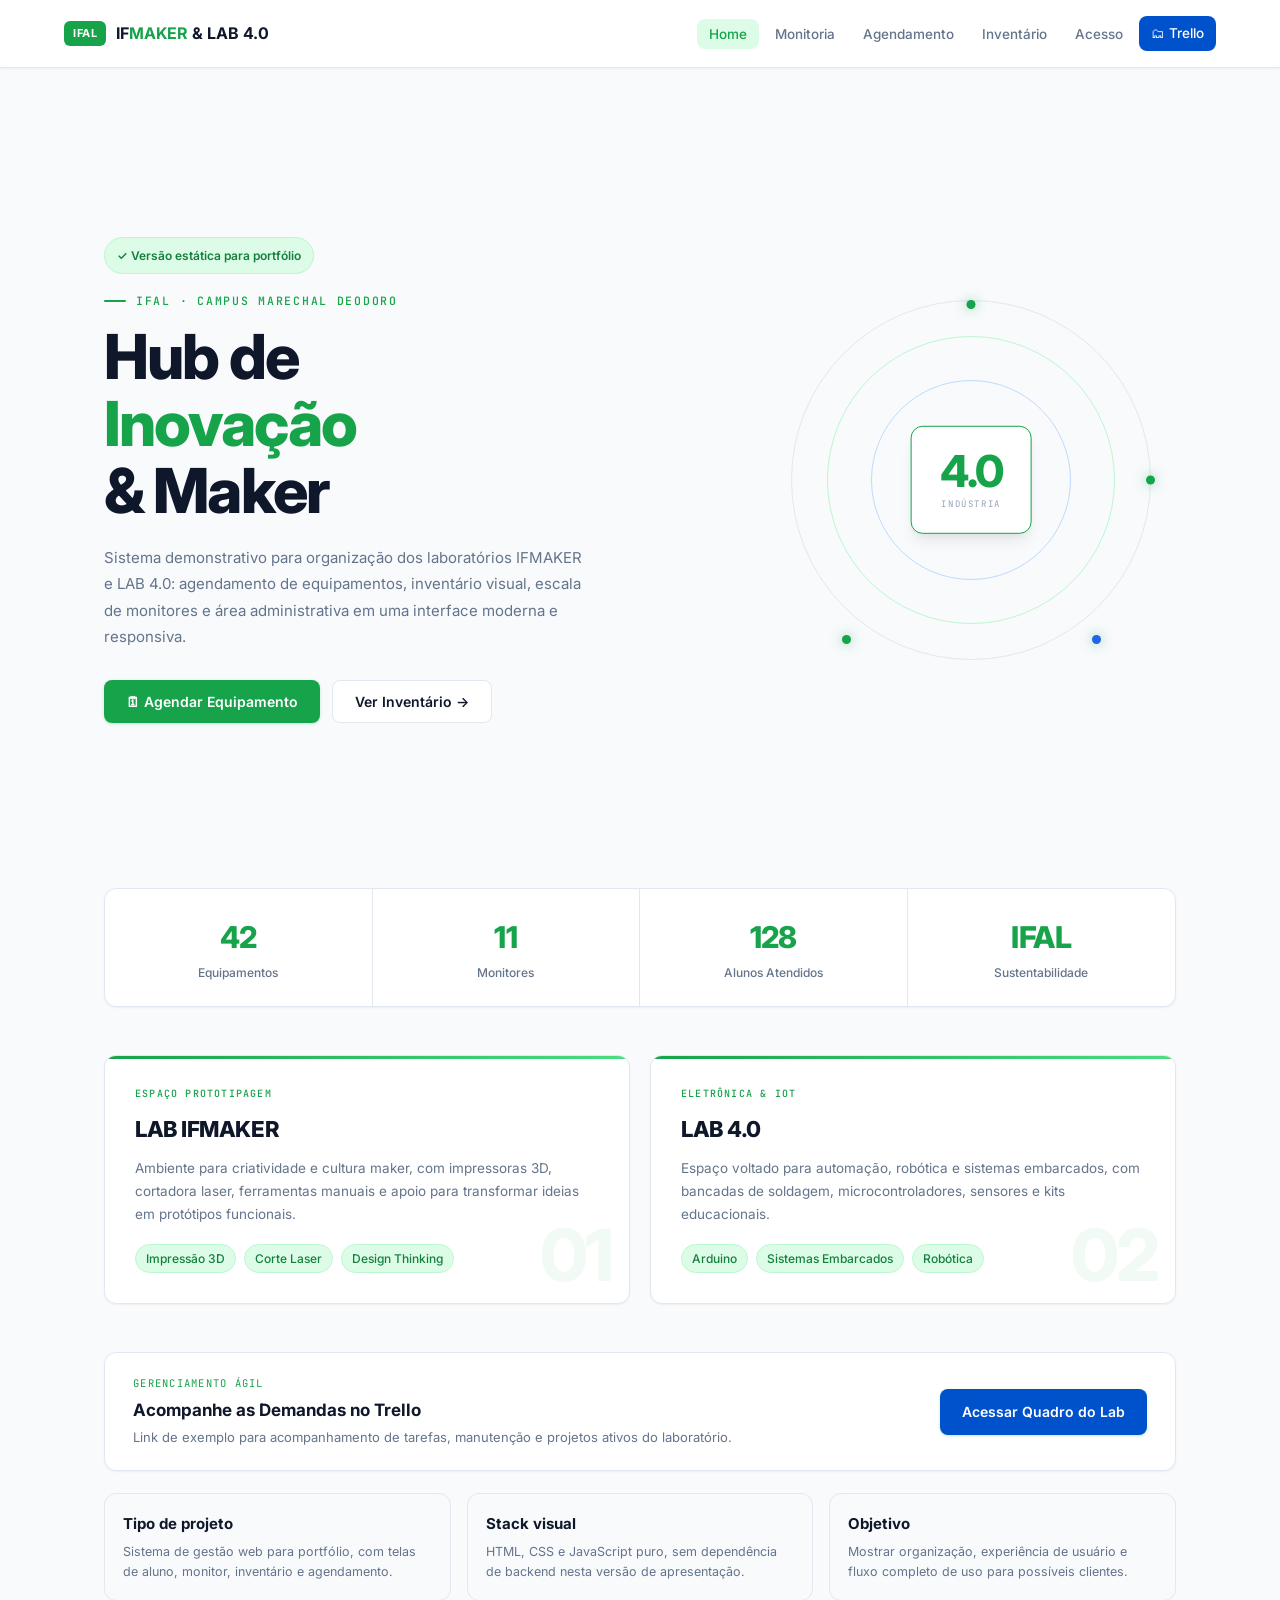
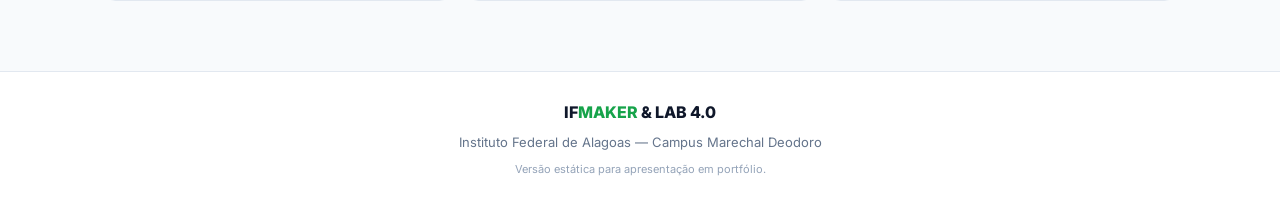
<file: templates/ifmaker_lab_static_portfolio.html>
<!doctype html>
<html lang="pt-BR">

<head>
  <meta charset="UTF-8" />
  <meta name="viewport" content="width=device-width, initial-scale=1.0" />
  <title>IFMAKER & LAB 4.0 — IFAL Marechal Deodoro</title>
  <link rel="preconnect" href="https://fonts.googleapis.com" />
  <link
    href="https://fonts.googleapis.com/css2?family=Inter:wght@300;400;500;600;700;800&family=JetBrains+Mono:wght@400;500;600&display=swap"
    rel="stylesheet" />
  <style>
    /* ===== DESIGN TOKENS (maker.html palette) ===== */
    :root {
      --primary: #16a34a;
      --primary-hover: #15803d;
      --primary-light: #dcfce7;
      --primary-dim: #bbf7d0;
      --secondary: #2563eb;
      --secondary-light: #dbeafe;
      --secondary-dim: #bfdbfe;
      --warn: #d97706;
      --warn-light: #fef3c7;
      --danger: #dc2626;
      --danger-light: #fee2e2;
      --bg-color: #f8fafc;
      --bg-subtle: #f1f5f9;
      --surface: #ffffff;
      --surface-raised: #f8fafc;
      --text-main: #0f172a;
      --text-muted: #64748b;
      --text-subtle: #94a3b8;
      --border: #e2e8f0;
      --border-focus: #16a34a;
      --radius-sm: 6px;
      --radius-md: 8px;
      --radius-lg: 12px;
      --radius-xl: 16px;
      --font-sans: "Inter", sans-serif;
      --font-mono: "JetBrains Mono", monospace;
      --shadow-sm: 0 1px 2px 0 rgba(0, 0, 0, 0.05);
      --shadow-md:
        0 4px 6px -1px rgba(0, 0, 0, 0.07), 0 2px 4px -1px rgba(0, 0, 0, 0.04);
      --shadow-lg:
        0 10px 15px -3px rgba(0, 0, 0, 0.08),
        0 4px 6px -2px rgba(0, 0, 0, 0.04);
    }

    * {
      margin: 0;
      padding: 0;
      box-sizing: border-box;
    }

    html {
      scroll-behavior: smooth;
    }

    body {
      background: var(--bg-color);
      color: var(--text-main);
      font-family: var(--font-sans);
      font-size: 15px;
      line-height: 1.6;
      overflow-x: hidden;
    }

    /* ===== SCROLLBAR ===== */
    ::-webkit-scrollbar {
      width: 5px;
    }

    ::-webkit-scrollbar-track {
      background: var(--bg-subtle);
    }

    ::-webkit-scrollbar-thumb {
      background: var(--primary);
      border-radius: 3px;
    }

    /* ===== NAV ===== */
    nav {
      position: fixed;
      top: 0;
      left: 0;
      right: 0;
      z-index: 1000;
      background: rgba(255, 255, 255, 0.95);
      backdrop-filter: blur(12px);
      -webkit-backdrop-filter: blur(12px);
      border-bottom: 1px solid var(--border);
      padding: 0 5%;
      height: 68px;
      display: flex;
      align-items: center;
      justify-content: space-between;
      box-shadow: var(--shadow-sm);
    }

    .nav-logo {
      display: flex;
      align-items: center;
      gap: 10px;
      text-decoration: none;
      min-width: max-content;
    }

    .logo-badge {
      background: var(--primary);
      color: white;
      font-weight: 700;
      font-size: 11px;
      padding: 4px 9px;
      border-radius: var(--radius-sm);
      letter-spacing: 0.05em;
    }

    .logo-text {
      font-weight: 700;
      font-size: 16px;
      color: var(--text-main);
    }

    .logo-text span {
      color: var(--primary);
    }

    .menu-toggle {
      display: none;
      background: none;
      border: 1px solid var(--border);
      font-size: 20px;
      cursor: pointer;
      color: var(--text-main);
      padding: 6px 10px;
      border-radius: var(--radius-md);
    }

    .nav-links {
      display: flex;
      align-items: center;
      gap: 4px;
      list-style: none;
    }

    .nav-links a {
      color: var(--text-muted);
      text-decoration: none;
      font-weight: 500;
      font-size: 13.5px;
      padding: 7px 12px;
      border-radius: var(--radius-md);
      transition: all 0.18s;
      white-space: nowrap;
      cursor: pointer;
    }

    .nav-links a:hover,
    .nav-links a.active {
      color: var(--primary);
      background: var(--primary-light);
    }

    .trello-btn {
      background: #0052cc !important;
      color: white !important;
      border-radius: var(--radius-md) !important;
      display: flex !important;
      align-items: center !important;
      gap: 6px !important;
    }

    .trello-btn:hover {
      background: #0065ff !important;
    }

    /* ===== SYSTEM FLASH MESSAGES ===== */
    .flash-container {
      position: fixed;
      top: 80px;
      left: 50%;
      transform: translateX(-50%);
      z-index: 1050;
      width: 90%;
      max-width: 600px;
    }

    .alert-message {
      padding: 12px 20px;
      border-radius: var(--radius-md);
      font-size: 14px;
      font-weight: 500;
      margin-bottom: 8px;
      text-align: center;
      box-shadow: var(--shadow-md);
      animation: fadeSlideIn 0.3s ease-out;
    }

    .alert-success {
      background-color: var(--primary-light);
      color: var(--primary-hover);
      border: 1px solid var(--primary-dim);
    }

    .alert-danger {
      background-color: var(--danger-light);
      color: var(--danger);
      border: 1px solid #fecaca;
    }

    .alert-info {
      background-color: var(--secondary-light);
      color: var(--secondary);
      border: 1px solid var(--secondary-dim);
    }

    /* ===== SECTIONS ===== */
    .section {
      display: none;
      padding: 100px 5% 70px;
      max-width: 1200px;
      margin: 0 auto;
      min-height: 100vh;
    }

    .section.active {
      display: block;
      animation: fadeSlideIn 0.38s ease-out;
    }

    @keyframes fadeSlideIn {
      from {
        opacity: 0;
        transform: translateY(12px);
      }

      to {
        opacity: 1;
        transform: translateY(0);
      }
    }

    /* ===== SECTION HEADER ===== */
    .section-header {
      margin-bottom: 36px;
      padding-bottom: 24px;
      border-bottom: 1px solid var(--border);
    }

    .section-header .eyebrow {
      font-family: var(--font-mono);
      font-size: 11px;
      color: var(--primary);
      letter-spacing: 0.15em;
      text-transform: uppercase;
      margin-bottom: 8px;
      font-weight: 500;
    }

    .section-header h2 {
      font-size: clamp(24px, 4.5vw, 36px);
      font-weight: 800;
      letter-spacing: -0.02em;
      margin-bottom: 8px;
    }

    .section-header p {
      color: var(--text-muted);
      font-size: 14px;
      max-width: 600px;
    }

    /* ===== BUTTONS ===== */
    .btn-primary,
    .btn-secondary {
      display: inline-flex;
      align-items: center;
      gap: 8px;
      padding: 12px 22px;
      border-radius: var(--radius-md);
      font-family: var(--font-sans);
      font-weight: 600;
      font-size: 14px;
      cursor: pointer;
      border: none;
      transition: all 0.18s;
      text-decoration: none;
    }

    .btn-primary {
      background: var(--primary);
      color: white;
      box-shadow: 0 1px 3px rgba(22, 163, 74, 0.25);
    }

    .btn-primary:hover {
      background: var(--primary-hover);
      box-shadow: 0 4px 12px rgba(22, 163, 74, 0.3);
      transform: translateY(-1px);
    }

    .btn-secondary {
      background: var(--surface);
      color: var(--text-main);
      border: 1px solid var(--border);
    }

    .btn-secondary:hover {
      background: var(--bg-subtle);
      border-color: var(--primary);
      color: var(--primary);
    }

    /* ===== FORM ELEMENTS ===== */
    .form-group {
      display: flex;
      flex-direction: column;
      gap: 6px;
      margin-bottom: 18px;
    }

    .form-group label {
      font-size: 13px;
      font-weight: 600;
      color: var(--text-main);
    }

    .form-group label .required {
      color: var(--danger);
      margin-left: 2px;
    }

    .form-control {
      padding: 11px 14px;
      border: 1.5px solid var(--border);
      border-radius: var(--radius-md);
      font-family: var(--font-sans);
      font-size: 14px;
      color: var(--text-main);
      background: var(--surface);
      transition: all 0.18s;
      width: 100%;
      outline: none;
    }

    .form-control:focus {
      border-color: var(--primary);
      box-shadow: 0 0 0 3px rgba(22, 163, 74, 0.1);
    }

    .form-control::placeholder {
      color: var(--text-subtle);
    }

    select.form-control {
      appearance: none;
      cursor: pointer;
    }

    textarea.form-control {
      resize: vertical;
      min-height: 110px;
      font-family: var(--font-sans);
    }

    .form-row {
      display: grid;
      grid-template-columns: 1fr 1fr;
      gap: 18px;
    }

    /* ===== CARDS ===== */
    .card {
      background: var(--surface);
      border: 1px solid var(--border);
      border-radius: var(--radius-lg);
      box-shadow: var(--shadow-sm);
    }

    .card-padded {
      padding: 28px;
    }

    .card-padded-lg {
      padding: 36px;
    }

    /* ===== HOME HERO ===== */
    .hero {
      display: grid;
      grid-template-columns: 1.2fr 0.8fr;
      gap: 48px;
      align-items: center;
      min-height: calc(100vh - 160px);
      padding-top: 20px;
    }

    .hero-eyebrow {
      font-family: var(--font-mono);
      font-size: 11.5px;
      color: var(--primary);
      letter-spacing: 0.15em;
      text-transform: uppercase;
      margin-bottom: 14px;
      font-weight: 500;
      display: flex;
      align-items: center;
      gap: 10px;
    }

    .hero-eyebrow::before {
      content: "";
      width: 22px;
      height: 2px;
      background: var(--primary);
      border-radius: 2px;
    }

    .hero h1 {
      font-size: clamp(36px, 5.5vw, 62px);
      font-weight: 800;
      line-height: 1.08;
      letter-spacing: -0.03em;
      margin-bottom: 20px;
    }

    .hero h1 span {
      color: var(--primary);
    }

    .hero-desc {
      color: var(--text-muted);
      font-size: 15px;
      line-height: 1.75;
      margin-bottom: 30px;
      max-width: 480px;
    }

    .hero-actions {
      display: flex;
      gap: 12px;
      flex-wrap: wrap;
    }

    /* Hero visual */
    .hero-visual {
      display: flex;
      align-items: center;
      justify-content: center;
      height: 420px;
      position: relative;
    }

    .orbit-container {
      position: relative;
      width: 360px;
      height: 360px;
    }

    .orbit-ring {
      position: absolute;
      border-radius: 50%;
      border: 1px solid var(--border);
    }

    .orbit-ring-1 {
      inset: 0;
      animation: spinRing 22s linear infinite;
    }

    .orbit-ring-2 {
      inset: 36px;
      border-color: var(--primary-dim);
      animation: spinRing 16s linear infinite reverse;
    }

    .orbit-ring-3 {
      inset: 80px;
      border-color: var(--secondary-dim);
      animation: spinRing 28s linear infinite;
    }

    @keyframes spinRing {
      from {
        transform: rotate(0deg);
      }

      to {
        transform: rotate(360deg);
      }
    }

    .orbit-center {
      position: absolute;
      top: 50%;
      left: 50%;
      transform: translate(-50%, -50%);
      background: var(--surface);
      border: 1px solid var(--primary);
      border-radius: var(--radius-lg);
      padding: 22px 28px;
      text-align: center;
      box-shadow: var(--shadow-lg);
      z-index: 2;
    }

    .orbit-center .big-num {
      font-size: 44px;
      font-weight: 800;
      color: var(--primary);
      line-height: 1;
      letter-spacing: -0.04em;
    }

    .orbit-center .big-label {
      font-family: var(--font-mono);
      font-size: 9px;
      color: var(--text-subtle);
      letter-spacing: 0.18em;
      margin-top: 4px;
      text-transform: uppercase;
    }

    .orbit-dot {
      position: absolute;
      width: 9px;
      height: 9px;
      background: var(--primary);
      border-radius: 50%;
      box-shadow: 0 0 12px rgba(22, 163, 74, 0.5);
    }

    .orbit-dot:nth-child(5) {
      top: 0;
      left: 50%;
      transform: translateX(-50%);
    }

    .orbit-dot:nth-child(6) {
      top: 50%;
      right: -4px;
      transform: translateY(-50%);
    }

    .orbit-dot:nth-child(7) {
      bottom: 16px;
      left: 14%;
    }

    .orbit-dot:nth-child(8) {
      bottom: 16px;
      right: 14%;
      background: var(--secondary);
    }

    /* ===== STATS BAR ===== */
    .stats-bar {
      display: grid;
      grid-template-columns: repeat(4, 1fr);
      gap: 0;
      background: var(--surface);
      border: 1px solid var(--border);
      border-radius: var(--radius-lg);
      overflow: hidden;
      box-shadow: var(--shadow-sm);
      margin: 48px 0;
    }

    .stat-item {
      padding: 24px;
      text-align: center;
      border-right: 1px solid var(--border);
      transition: background 0.2s;
    }

    .stat-item:last-child {
      border-right: none;
    }

    .stat-item:hover {
      background: var(--bg-subtle);
    }

    .stat-num {
      font-size: 30px;
      font-weight: 800;
      color: var(--primary);
      letter-spacing: -0.02em;
    }

    .stat-label {
      font-size: 12px;
      color: var(--text-muted);
      font-weight: 500;
      margin-top: 2px;
    }

    /* ===== LAB CARDS ===== */
    .labs-grid {
      display: grid;
      grid-template-columns: 1fr 1fr;
      gap: 20px;
      margin-bottom: 48px;
    }

    .lab-card {
      background: var(--surface);
      border: 1px solid var(--border);
      border-radius: var(--radius-lg);
      padding: 30px;
      position: relative;
      overflow: hidden;
      box-shadow: var(--shadow-sm);
      transition: all 0.22s;
    }

    .lab-card:hover {
      border-color: var(--primary);
      box-shadow: var(--shadow-md);
      transform: translateY(-2px);
    }

    .lab-card::before {
      content: "";
      position: absolute;
      top: 0;
      left: 0;
      right: 0;
      height: 3px;
      background: linear-gradient(90deg, var(--primary), #4ade80);
      border-radius: 3px 3px 0 0;
    }

    .lab-card .card-tag {
      font-family: var(--font-mono);
      font-size: 10px;
      color: var(--primary);
      letter-spacing: 0.12em;
      text-transform: uppercase;
      margin-bottom: 10px;
      font-weight: 500;
    }

    .lab-card h3 {
      font-size: 22px;
      font-weight: 800;
      letter-spacing: -0.02em;
      margin-bottom: 10px;
    }

    .lab-card p {
      color: var(--text-muted);
      font-size: 13.5px;
      line-height: 1.7;
    }

    .tag-list {
      display: flex;
      flex-wrap: wrap;
      gap: 8px;
      margin-top: 18px;
    }

    .tag {
      background: var(--primary-light);
      color: var(--primary-hover);
      font-size: 12px;
      font-weight: 500;
      padding: 4px 10px;
      border-radius: 20px;
      border: 1px solid var(--primary-dim);
    }

    .corner-num {
      position: absolute;
      bottom: 12px;
      right: 18px;
      font-size: 72px;
      font-weight: 800;
      color: rgba(22, 163, 74, 0.06);
      line-height: 1;
      pointer-events: none;
      letter-spacing: -0.04em;
    }

    /* Trello banner */
    .trello-banner {
      background: var(--surface);
      border: 1px solid var(--border);
      border-radius: var(--radius-lg);
      padding: 22px 28px;
      display: flex;
      align-items: center;
      justify-content: space-between;
      flex-wrap: wrap;
      gap: 16px;
      box-shadow: var(--shadow-sm);
    }

    .trello-banner .label-small {
      font-family: var(--font-mono);
      font-size: 10.5px;
      color: var(--primary);
      letter-spacing: 0.12em;
      text-transform: uppercase;
      margin-bottom: 5px;
    }

    .trello-banner h4 {
      font-size: 17px;
      font-weight: 700;
      margin-bottom: 3px;
    }

    .trello-banner p {
      font-size: 13px;
      color: var(--text-muted);
    }

    /* ===== MONITORIA ===== */
    .week-controls {
      display: flex;
      align-items: center;
      gap: 10px;
      margin-bottom: 20px;
      flex-wrap: wrap;
    }

    .week-label {
      font-size: 13px;
      color: var(--text-muted);
      font-weight: 500;
    }

    .week-label strong {
      color: var(--text-main);
    }

    .shift-toggle {
      display: flex;
      background: var(--surface);
      border: 1px solid var(--border);
      border-radius: var(--radius-md);
      overflow: hidden;
      margin-left: auto;
      box-shadow: var(--shadow-sm);
    }

    .shift-btn {
      padding: 8px 18px;
      background: none;
      border: none;
      color: var(--text-muted);
      font-family: var(--font-sans);
      font-size: 13px;
      font-weight: 500;
      cursor: pointer;
      transition: all 0.18s;
    }

    .shift-btn.active {
      background: var(--primary);
      color: white;
    }

    .shift-btn:hover:not(.active) {
      background: var(--bg-subtle);
      color: var(--primary);
    }

    .schedule-wrapper {
      overflow-x: auto;
      border-radius: var(--radius-lg);
      border: 1px solid var(--border);
      box-shadow: var(--shadow-sm);
    }

    .schedule-grid {
      display: grid;
      grid-template-columns: 90px repeat(5, minmax(160px, 1fr));
      background: var(--border);
      gap: 1px;
      min-width: 700px;
    }

    .sg-header {
      background: var(--bg-subtle);
      padding: 12px 10px;
      font-family: var(--font-mono);
      font-size: 11px;
      letter-spacing: 0.08em;
      text-align: center;
      color: var(--text-muted);
      font-weight: 600;
      text-transform: uppercase;
    }

    .sg-shift {
      background: #f0fdf4;
      padding: 10px 8px;
      font-family: var(--font-mono);
      font-size: 10px;
      color: var(--primary);
      display: flex;
      align-items: center;
      justify-content: center;
      letter-spacing: 0.06em;
      font-weight: 600;
      text-align: center;
      writing-mode: vertical-lr;
      text-orientation: mixed;
      transform: rotate(180deg);
    }

    .sg-cell {
      background: var(--surface);
      padding: 10px 8px;
      min-height: 90px;
      display: flex;
      flex-direction: column;
      gap: 4px;
    }

    .monitor-chip {
      display: flex;
      align-items: center;
      gap: 6px;
      background: var(--primary-light);
      border: 1px solid var(--primary-dim);
      padding: 5px 8px;
      border-radius: var(--radius-sm);
      font-size: 11px;
      font-weight: 600;
      color: var(--primary-hover);
      white-space: nowrap;
    }

    .monitor-chip.voluntario {
      background: var(--secondary-light);
      border-color: var(--secondary-dim);
      color: var(--secondary);
    }

    .monitor-avatar {
      width: 20px;
      height: 20px;
      background: var(--primary);
      color: white;
      border-radius: 50%;
      display: flex;
      align-items: center;
      justify-content: center;
      font-size: 8px;
      font-weight: 700;
      flex-shrink: 0;
    }

    .monitor-chip.voluntario .monitor-avatar {
      background: var(--secondary);
    }

    .legend {
      display: flex;
      gap: 20px;
      margin-top: 14px;
      flex-wrap: wrap;
    }

    .legend-item {
      display: flex;
      align-items: center;
      gap: 7px;
      font-size: 12.5px;
      color: var(--text-muted);
      font-weight: 500;
    }

    .legend-dot {
      width: 12px;
      height: 12px;
      background: var(--primary-light);
      border: 1.5px solid var(--primary);
      border-radius: 3px;
      flex-shrink: 0;
    }

    .legend-dot.voluntario {
      background: var(--secondary-light);
      border-color: var(--secondary);
    }

    /* Monitores cadastrados */
    .monitors-list {
      display: grid;
      grid-template-columns: repeat(auto-fill, minmax(190px, 1fr));
      gap: 10px;
      margin-top: 10px;
    }

    .monitor-card-big {
      display: flex;
      align-items: center;
      gap: 10px;
      padding: 12px 14px;
      background: var(--primary-light);
      border: 1px solid var(--primary-dim);
      border-radius: var(--radius-md);
    }

    .monitor-card-big.voluntario {
      background: var(--secondary-light);
      border-color: var(--secondary-dim);
    }

    .monitor-avatar-lg {
      width: 32px;
      height: 32px;
      background: var(--primary);
      color: white;
      border-radius: 50%;
      display: flex;
      align-items: center;
      justify-content: center;
      font-size: 11px;
      font-weight: 700;
      flex-shrink: 0;
    }

    .monitor-card-big.voluntario .monitor-avatar-lg {
      background: var(--secondary);
    }

    .monitor-card-big .mname {
      font-size: 13px;
      font-weight: 600;
      color: var(--text-main);
    }

    .monitor-card-big .mrole {
      font-size: 11px;
      color: var(--text-muted);
      margin-top: 1px;
    }

    /* ===== AGENDAMENTO ===== */
    .booking-layout {
      display: grid;
      grid-template-columns: 1fr 360px;
      gap: 28px;
      align-items: start;
    }

    .booking-step-label {
      font-family: var(--font-mono);
      font-size: 10px;
      color: var(--primary);
      letter-spacing: 0.14em;
      text-transform: uppercase;
      font-weight: 600;
      margin-bottom: 14px;
      margin-top: 6px;
      padding-top: 20px;
      border-top: 1px solid var(--border);
    }

    .booking-step-label:first-child {
      border-top: none;
      padding-top: 0;
      margin-top: 0;
    }

    /* Equipment selector */
    .equip-selector {
      display: grid;
      grid-template-columns: repeat(3, 1fr);
      gap: 10px;
      margin-bottom: 4px;
    }

    .equip-card {
      background: var(--bg-subtle);
      border: 1.5px solid var(--border);
      border-radius: var(--radius-md);
      padding: 14px 10px;
      text-align: center;
      cursor: pointer;
      transition: all 0.18s;
    }

    .equip-card:hover {
      border-color: var(--primary);
      background: var(--primary-light);
    }

    .equip-card.selected {
      border-color: var(--primary);
      background: var(--primary-light);
      box-shadow: 0 0 0 3px rgba(22, 163, 74, 0.12);
    }

    .equip-card .equip-icon {
      font-size: 22px;
      margin-bottom: 6px;
    }

    .equip-card .equip-name {
      font-size: 11px;
      font-weight: 600;
      color: var(--text-muted);
    }

    .equip-card.selected .equip-name {
      color: var(--primary-hover);
    }

    /* Vínculo toggle */
    .vinculo-toggle {
      display: flex;
      background: var(--bg-subtle);
      border: 1.5px solid var(--border);
      border-radius: var(--radius-md);
      overflow: hidden;
      margin-bottom: 18px;
    }

    .vinculo-btn {
      flex: 1;
      padding: 12px 16px;
      background: none;
      border: none;
      font-family: var(--font-sans);
      font-size: 13.5px;
      font-weight: 600;
      cursor: pointer;
      color: var(--text-muted);
      transition: all 0.18s;
      display: flex;
      align-items: center;
      justify-content: center;
      gap: 6px;
    }

    .vinculo-btn.active {
      background: var(--primary);
      color: white;
      box-shadow: inset 0 0 0 1px rgba(255, 255, 255, 0.15);
    }

    .vinculo-btn:hover:not(.active) {
      background: var(--primary-light);
      color: var(--primary);
    }

    .vinculo-fields {
      transition: all 0.22s;
    }

    /* Mini Calendar */
    .mini-cal {
      background: var(--surface);
      border: 1px solid var(--border);
      border-radius: var(--radius-lg);
      padding: 20px;
      box-shadow: var(--shadow-sm);
    }

    .cal-nav {
      display: flex;
      align-items: center;
      justify-content: space-between;
      margin-bottom: 14px;
    }

    .cal-nav button {
      background: var(--bg-subtle);
      border: 1px solid var(--border);
      color: var(--text-muted);
      width: 30px;
      height: 30px;
      border-radius: var(--radius-md);
      cursor: pointer;
      font-size: 16px;
      display: flex;
      align-items: center;
      justify-content: center;
      transition: all 0.18s;
    }

    .cal-nav button:hover {
      border-color: var(--primary);
      color: var(--primary);
      background: var(--primary-light);
    }

    .cal-title {
      font-weight: 700;
      font-size: 14px;
      color: var(--text-main);
    }

    .cal-grid {
      display: grid;
      grid-template-columns: repeat(7, 1fr);
      gap: 2px;
    }

    .cal-day-name {
      text-align: center;
      font-size: 10px;
      font-weight: 600;
      color: var(--text-subtle);
      padding: 4px 2px;
    }

    .cal-day {
      text-align: center;
      padding: 7px 2px;
      font-size: 12px;
      font-weight: 500;
      cursor: pointer;
      transition: all 0.15s;
      border-radius: var(--radius-sm);
      border: 1px solid transparent;
      color: var(--text-muted);
    }

    .cal-day:hover:not(.empty) {
      border-color: var(--primary);
      color: var(--primary);
      background: var(--primary-light);
    }

    .cal-day.today {
      background: var(--primary);
      color: white;
      border-color: var(--primary);
    }

    .cal-day.selected {
      border-color: var(--primary);
      color: var(--primary-hover);
      background: var(--primary-light);
      font-weight: 700;
    }

    .cal-day.busy::after {
      content: "●";
      display: block;
      font-size: 5px;
      color: var(--warn);
      line-height: 0.5;
      margin-top: 1px;
    }

    .cal-day.empty {
      cursor: default;
      color: transparent;
    }

    /* Time slots */
    .time-slots {
      display: grid;
      grid-template-columns: repeat(4, 1fr);
      gap: 6px;
      margin-top: 12px;
    }

    .time-slot {
      background: var(--bg-subtle);
      border: 1.5px solid var(--border);
      border-radius: var(--radius-sm);
      padding: 8px 4px;
      text-align: center;
      font-size: 12px;
      font-weight: 600;
      cursor: pointer;
      transition: all 0.15s;
      color: var(--text-muted);
    }

    .time-slot:hover:not(.unavailable) {
      border-color: var(--primary);
      color: var(--primary);
      background: var(--primary-light);
    }

    .time-slot.selected {
      background: var(--primary);
      color: white;
      border-color: var(--primary);
    }

    .time-slot.unavailable {
      background: var(--danger-light);
      border-color: #fecaca;
      color: var(--text-subtle);
      cursor: not-allowed;
      text-decoration: line-through;
    }

    /* ===== INVENTÁRIO ===== */
    .inv-controls {
      display: flex;
      gap: 10px;
      margin-bottom: 22px;
      flex-wrap: wrap;
      align-items: center;
    }

    .search-box {
      flex: 1;
      min-width: 220px;
      position: relative;
    }

    .search-box input {
      width: 100%;
      padding: 10px 14px 10px 38px;
      border: 1.5px solid var(--border);
      border-radius: var(--radius-md);
      font-size: 13.5px;
      color: var(--text-main);
      background: var(--surface);
      outline: none;
      transition: all 0.18s;
      font-family: var(--font-sans);
    }

    .search-box input:focus {
      border-color: var(--primary);
      box-shadow: 0 0 0 3px rgba(22, 163, 74, 0.1);
    }

    .search-box::before {
      content: "⌕";
      position: absolute;
      left: 12px;
      top: 50%;
      transform: translateY(-50%);
      color: var(--text-subtle);
      font-size: 18px;
      pointer-events: none;
    }

    .filter-btn {
      background: var(--surface);
      border: 1.5px solid var(--border);
      color: var(--text-muted);
      padding: 9px 16px;
      border-radius: var(--radius-md);
      font-size: 13px;
      font-weight: 600;
      cursor: pointer;
      transition: all 0.18s;
      font-family: var(--font-sans);
    }

    .filter-btn:hover {
      border-color: var(--primary);
      color: var(--primary);
    }

    .filter-btn.active {
      background: var(--primary);
      color: white;
      border-color: var(--primary);
    }

    .inv-grid {
      display: grid;
      grid-template-columns: repeat(auto-fill, minmax(280px, 1fr));
      gap: 16px;
    }

    .inv-card {
      background: var(--surface);
      border: 1px solid var(--border);
      border-radius: var(--radius-lg);
      padding: 20px;
      box-shadow: var(--shadow-sm);
      transition: all 0.2s;
      position: relative;
      overflow: hidden;
    }

    .inv-card:hover {
      border-color: var(--primary);
      box-shadow: var(--shadow-md);
      transform: translateY(-2px);
    }

    .cat-badge {
      display: inline-block;
      font-size: 10px;
      font-weight: 700;
      padding: 3px 9px;
      border-radius: 20px;
      letter-spacing: 0.05em;
      text-transform: uppercase;
      margin-bottom: 10px;
    }

    /* Cores das Categorias */
    .cat-badge.fabricacao {
      background-color: var(--primary-light);
      color: var(--primary-hover);
    }

    .cat-badge.eletronica {
      background-color: var(--secondary-light);
      color: var(--secondary);
    }

    .cat-badge.insumo {
      background-color: #f3f4f6;
      color: #374151;
    }

    .inv-card h4 {
      font-size: 15px;
      font-weight: 700;
      margin-bottom: 6px;
      color: var(--text-main);
    }

    .inv-desc {
      font-size: 12.5px;
      color: var(--text-muted);
      line-height: 1.6;
      margin-bottom: 14px;
    }

    .inv-footer {
      display: flex;
      align-items: center;
      justify-content: space-between;
      border-top: 1px solid var(--border);
      padding-top: 12px;
    }

    .status-badge {
      font-size: 11px;
      font-weight: 600;
      padding: 4px 10px;
      border-radius: 20px;
      border: 1px solid transparent;
    }

    .status-badge.ok {
      background-color: var(--primary-light) !important;
      color: var(--primary-hover) !important;
      border: 1px solid var(--primary-dim) !important;
    }

    .status-badge.busy {
      background-color: var(--warn-light) !important;
      color: var(--warn) !important;
      border: 1px solid #fde68a !important;
    }

    .status-badge.unavail {
      background-color: var(--danger-light) !important;
      color: var(--danger) !important;
      border: 1px solid #fecaca !important;
    }

    .qty-label {
      font-size: 12px;
      color: var(--text-muted);
    }

    .qty-label strong {
      color: var(--text-main);
      font-weight: 700;
    }

    /* ===== ACCESS / LOGIN ===== */
    .panel-split {
      display: grid;
      grid-template-columns: 1fr 1fr;
      gap: 24px;
      align-items: start;
    }

    .login-card {
      background: var(--surface);
      border: 1px solid var(--border);
      border-radius: var(--radius-lg);
      padding: 36px 32px;
      position: relative;
      overflow: hidden;
      box-shadow: var(--shadow-sm);
    }

    .login-card::before {
      content: "";
      position: absolute;
      top: 0;
      left: 0;
      right: 0;
      height: 3px;
      background: linear-gradient(90deg, var(--secondary), #60a5fa);
      border-radius: 3px 3px 0 0;
    }

    .login-card.monitor-login::before {
      background: linear-gradient(90deg, var(--primary), #4ade80);
    }

    .login-card .role-tag {
      font-family: var(--font-mono);
      font-size: 10px;
      color: var(--secondary);
      letter-spacing: 0.14em;
      text-transform: uppercase;
      margin-bottom: 6px;
      font-weight: 500;
    }

    .login-card.monitor-login .role-tag {
      color: var(--primary);
    }

    .login-card h3 {
      font-size: 20px;
      font-weight: 800;
      margin-bottom: 6px;
    }

    .login-card .login-desc {
      font-size: 13px;
      color: var(--text-muted);
      margin-bottom: 22px;
    }

    /* Dashboard panels */
    .dash-panel {
      display: none;
    }

    .dash-panel.visible {
      display: block;
      animation: fadeSlideIn 0.3s ease-out;
    }

    .dash-header {
      display: flex;
      align-items: center;
      justify-content: space-between;
      margin-bottom: 22px;
      flex-wrap: wrap;
      gap: 12px;
    }

    .dash-header .dash-sub {
      font-family: var(--font-mono);
      font-size: 10.5px;
      letter-spacing: 0.12em;
      text-transform: uppercase;
      margin-bottom: 4px;
      font-weight: 500;
    }

    .dash-sub.aluno {
      color: var(--secondary);
    }

    .dash-sub.monitor {
      color: var(--primary);
    }

    .dash-header h3 {
      font-size: 22px;
      font-weight: 800;
    }

    .booking-row {
      background: var(--surface);
      border: 1px solid var(--border);
      border-radius: var(--radius-md);
      padding: 14px 18px;
      margin-bottom: 10px;
      display: flex;
      align-items: center;
      justify-content: space-between;
      gap: 12px;
      flex-wrap: wrap;
      box-shadow: var(--shadow-sm);
      transition: border-color 0.18s;
    }

    .booking-row:hover {
      border-color: var(--primary);
    }

    .booking-equip {
      font-size: 14px;
      font-weight: 700;
      margin-bottom: 3px;
    }

    .booking-meta {
      font-size: 12.5px;
      color: var(--text-muted);
    }

    .action-btns {
      display: flex;
      gap: 8px;
    }

    .act-btn {
      padding: 7px 14px;
      font-size: 12px;
      font-weight: 600;
      cursor: pointer;
      border: none;
      border-radius: var(--radius-sm);
      transition: all 0.18s;
      font-family: var(--font-sans);
    }

    .act-btn.approve {
      background: var(--primary);
      color: white;
    }

    .act-btn.approve:hover {
      background: var(--primary-hover);
    }

    .act-btn.reject {
      background: var(--danger-light);
      color: var(--danger);
      border: 1px solid #fecaca;
    }

    .act-btn.reject:hover {
      background: var(--danger);
      color: white;
    }

    /* Quick inventory update */
    .quick-inv {
      background: var(--bg-subtle);
      border: 1px solid var(--border);
      border-radius: var(--radius-lg);
      padding: 22px 24px;
      margin-top: 28px;
    }

    .quick-inv .label-small {
      font-family: var(--font-mono);
      font-size: 10px;
      color: var(--primary);
      letter-spacing: 0.14em;
      text-transform: uppercase;
      margin-bottom: 14px;
      font-weight: 600;
    }

    /* ===== FOOTER ===== */
    footer {
      background: var(--surface);
      border-top: 1px solid var(--border);
      padding: 28px 5%;
      text-align: center;
      font-size: 13px;
      color: var(--text-muted);
    }

    footer .footer-logo {
      font-size: 16px;
      font-weight: 800;
      color: var(--text-main);
      margin-bottom: 6px;
    }

    footer span {
      color: var(--primary);
    }

    /* ===== TOAST ===== */
    #toast {
      position: fixed;
      bottom: 22px;
      right: 22px;
      background: var(--text-main);
      color: white;
      padding: 13px 22px;
      border-radius: var(--radius-md);
      z-index: 2000;
      transform: translateY(80px);
      opacity: 0;
      transition: all 0.35s cubic-bezier(0.34, 1.56, 0.64, 1);
      font-size: 13.5px;
      font-weight: 500;
      display: flex;
      align-items: center;
      gap: 8px;
      box-shadow: var(--shadow-lg);
      max-width: 90vw;
      border-left: 3px solid var(--primary);
    }

    #toast.warn {
      border-left-color: var(--danger);
      background: #1e0a0a;
    }

    #toast.show {
      transform: translateY(0);
      opacity: 1;
    }

    /* ===== RESPONSIVE ===== */
    @media (max-width: 1024px) {
      .booking-layout {
        grid-template-columns: 1fr;
      }

      .hero {
        grid-template-columns: 1fr;
        text-align: center;
      }

      .hero-desc {
        margin: 0 auto 28px;
      }

      .hero-actions {
        justify-content: center;
      }

      .hero-visual {
        display: none;
      }

      .stats-bar {
        grid-template-columns: repeat(2, 1fr);
      }
    }

    @media (max-width: 768px) {
      .menu-toggle {
        display: flex;
        align-items: center;
      }

      .nav-links {
        position: fixed;
        top: 68px;
        left: 0;
        right: 0;
        background: rgba(255, 255, 255, 0.98);
        backdrop-filter: blur(12px);
        border-bottom: 1px solid var(--border);
        flex-direction: column;
        padding: 16px;
        gap: 4px;
        display: none;
        box-shadow: var(--shadow-md);
      }

      .nav-links.open {
        display: flex;
      }

      .nav-links li {
        width: 100%;
      }

      .nav-links a {
        display: block;
        width: 100%;
        text-align: center;
        padding: 13px;
      }

      .section {
        padding: 90px 4% 60px;
      }

      .labs-grid {
        grid-template-columns: 1fr;
      }

      .panel-split {
        grid-template-columns: 1fr;
      }

      .equip-selector {
        grid-template-columns: repeat(2, 1fr);
      }

      .form-row {
        grid-template-columns: 1fr;
      }

      .inv-grid {
        grid-template-columns: 1fr;
      }

      .trello-banner {
        flex-direction: column;
        align-items: flex-start;
      }

      #toast {
        left: 14px;
        right: 14px;
      }
    }

    @media (max-width: 480px) {
      .logo-text {
        font-size: 14px;
      }

      .hero h1 {
        font-size: 34px;
      }

      .equip-selector {
        grid-template-columns: repeat(2, 1fr);
      }

      .time-slots {
        grid-template-columns: repeat(3, 1fr);
      }

      .stats-bar {
        grid-template-columns: repeat(2, 1fr);
      }
    }

    .monitor-card {
      margin-top: 20px;
    }

    .monitor-card h3 {
      margin-bottom: 20px;
    }

    .monitor-form {
      display: grid;
      grid-template-columns: repeat(auto-fit, minmax(160px, 1fr));
      gap: 10px;
      margin-bottom: 20px;
    }

    .monitor-form input,
    .monitor-form select,
    .monitor-form button {
      width: 100%;
      min-width: 0;
    }

    .monitor-table-wrap {
      width: 100%;
      overflow-x: auto;
    }

    .monitor-table {
      width: 100%;
      min-width: 650px;
      border-collapse: collapse;
      font-size: 13px;
    }

    .monitor-table th,
    .monitor-table td {
      padding: 10px;
      text-align: left;
    }

    @media (max-width: 600px) {
      .monitor-form {
        grid-template-columns: 1fr;
      }

      .monitor-table {
        min-width: 560px;
      }
    }

    .monitor-form {
      display: grid;
      grid-template-columns: repeat(auto-fit, minmax(180px, 1fr));
      gap: 10px;
      margin-bottom: 20px;
    }

    .monitor-form input,
    .monitor-form select,
    .monitor-form button {
      width: 100%;
    }

    .monitor-table-wrap {
      overflow-x: auto;
    }

    .monitor-table {
      width: 100%;
      border-collapse: collapse;
    }

    .monitor-table th,
    .monitor-table td {
      padding: 10px;
      text-align: left;
    }

    .mobile-monitors {
      display: none;
    }

    .monitor-card-mobile {
      background: var(--bg-secondary);
      border: 1px solid var(--border);
      border-radius: 12px;
      padding: 15px;
    }

    .monitor-card-mobile h4 {
      margin-bottom: 10px;
    }

    .monitor-card-mobile p {
      margin: 8px 0;
      word-break: break-word;
    }

    .monitor-card-mobile .reject {
      margin-top: 10px;
      width: 100%;
    }

    @media (max-width: 768px) {

      .monitor-form {
        grid-template-columns: 1fr;
      }

      .monitor-table-wrap {
        display: none;
      }

      .mobile-monitors {
        display: flex;
        flex-direction: column;
        gap: 12px;
      }
    }


    /* ===== STATIC PORTFOLIO POLISH ===== */
    .demo-note {
      display: inline-flex;
      align-items: center;
      gap: 8px;
      background: var(--primary-light);
      color: var(--primary-hover);
      border: 1px solid var(--primary-dim);
      padding: 8px 12px;
      border-radius: 999px;
      font-size: 12px;
      font-weight: 600;
      margin-bottom: 18px;
    }

    .btn-danger {
      display: inline-flex;
      align-items: center;
      justify-content: center;
      gap: 8px;
      padding: 10px 16px;
      border-radius: var(--radius-md);
      border: 1px solid #fecaca;
      background: var(--danger-light);
      color: var(--danger);
      font-family: var(--font-sans);
      font-weight: 700;
      cursor: pointer;
      transition: all .18s;
    }

    .btn-danger:hover {
      background: var(--danger);
      color: #fff;
    }

    .portfolio-grid {
      display: grid;
      grid-template-columns: repeat(auto-fit, minmax(230px, 1fr));
      gap: 16px;
      margin-top: 22px;
    }

    .portfolio-card {
      background: var(--surface-raised);
      border: 1px solid var(--border);
      border-radius: var(--radius-lg);
      padding: 18px;
    }

    .portfolio-card h4 {
      font-size: 15px;
      margin-bottom: 6px;
    }

    .portfolio-card p {
      color: var(--text-muted);
      font-size: 12.5px;
    }

    .monitor-card-mobile {
      background: var(--surface-raised);
    }

  </style>
</head>


<body>
  <nav>
    <a class="nav-logo" href="#" onclick="showSection('home')">
      <div class="logo-badge">IFAL</div>
      <div class="logo-text">IF<span>MAKER</span> &amp; LAB 4.0</div>
    </a>
    <button class="menu-toggle" onclick="toggleMenu()">☰</button>
    <ul class="nav-links" id="navLinks">
      <li><a onclick="showSection('home')" class="active" id="nav-home">Home</a></li>
      <li><a onclick="showSection('monitoria')" id="nav-monitoria">Monitoria</a></li>
      <li><a onclick="showSection('agendamento')" id="nav-agendamento">Agendamento</a></li>
      <li><a onclick="showSection('inventario')" id="nav-inventario">Inventário</a></li>
      <li><a onclick="showSection('acesso')" id="nav-acesso">Acesso</a></li>
      <li>
        <a href="https://trello.com/b/dc2MwpF2/espacos-inovadores-ifal-cmd" target="_blank" class="trello-btn">🗂 Trello</a>
      </li>
    </ul>
  </nav>

  <section class="section active" id="home">
    <div class="hero">
      <div class="hero-content">
        <div class="demo-note">✓ Versão estática para portfólio</div>
        <div class="hero-eyebrow">IFAL · Campus Marechal Deodoro</div>
        <h1>Hub de<br /><span>Inovação</span><br />&amp; Maker</h1>
        <p class="hero-desc">
          Sistema demonstrativo para organização dos laboratórios IFMAKER e LAB 4.0: agendamento de equipamentos,
          inventário visual, escala de monitores e área administrativa em uma interface moderna e responsiva.
        </p>
        <div class="hero-actions">
          <button class="btn-primary" onclick="showSection('agendamento')">🗓 Agendar Equipamento</button>
          <button class="btn-secondary" onclick="showSection('inventario')">Ver Inventário →</button>
        </div>
      </div>
      <div class="hero-visual">
        <div class="orbit-container">
          <div class="orbit-ring orbit-ring-1"></div>
          <div class="orbit-ring orbit-ring-2"></div>
          <div class="orbit-ring orbit-ring-3"></div>
          <div class="orbit-center">
            <div class="big-num">4.0</div>
            <div class="big-label">Indústria</div>
          </div>
          <div class="orbit-dot"></div>
          <div class="orbit-dot"></div>
          <div class="orbit-dot"></div>
          <div class="orbit-dot"></div>
        </div>
      </div>
    </div>

    <div class="stats-bar">
      <div class="stat-item">
        <div class="stat-num">42</div>
        <div class="stat-label">Equipamentos</div>
      </div>
      <div class="stat-item">
        <div class="stat-num">11</div>
        <div class="stat-label">Monitores</div>
      </div>
      <div class="stat-item">
        <div class="stat-num">128</div>
        <div class="stat-label">Alunos Atendidos</div>
      </div>
      <div class="stat-item">
        <div class="stat-num">IFAL</div>
        <div class="stat-label">Sustentabilidade</div>
      </div>
    </div>

    <div class="labs-grid">
      <div class="lab-card">
        <div class="card-tag">Espaço Prototipagem</div>
        <h3>LAB IFMAKER</h3>
        <p>
          Ambiente para criatividade e cultura maker, com impressoras 3D, cortadora laser, ferramentas manuais
          e apoio para transformar ideias em protótipos funcionais.
        </p>
        <div class="tag-list">
          <span class="tag">Impressão 3D</span>
          <span class="tag">Corte Laser</span>
          <span class="tag">Design Thinking</span>
        </div>
        <div class="corner-num">01</div>
      </div>
      <div class="lab-card">
        <div class="card-tag">Eletrônica &amp; IoT</div>
        <h3>LAB 4.0</h3>
        <p>
          Espaço voltado para automação, robótica e sistemas embarcados, com bancadas de soldagem,
          microcontroladores, sensores e kits educacionais.
        </p>
        <div class="tag-list">
          <span class="tag">Arduino</span>
          <span class="tag">Sistemas Embarcados</span>
          <span class="tag">Robótica</span>
        </div>
        <div class="corner-num">02</div>
      </div>
    </div>

    <div class="trello-banner">
      <div>
        <div class="label-small">Gerenciamento Ágil</div>
        <h4>Acompanhe as Demandas no Trello</h4>
        <p>Link de exemplo para acompanhamento de tarefas, manutenção e projetos ativos do laboratório.</p>
      </div>
      <a href="https://trello.com/b/dc2MwpF2/espacos-inovadores-ifal-cmd" target="_blank" class="btn-primary" style="background: #0052cc">Acessar Quadro do Lab</a>
    </div>

    <div class="portfolio-grid">
      <div class="portfolio-card">
        <h4>Tipo de projeto</h4>
        <p>Sistema de gestão web para portfólio, com telas de aluno, monitor, inventário e agendamento.</p>
      </div>
      <div class="portfolio-card">
        <h4>Stack visual</h4>
        <p>HTML, CSS e JavaScript puro, sem dependência de backend nesta versão de apresentação.</p>
      </div>
      <div class="portfolio-card">
        <h4>Objetivo</h4>
        <p>Mostrar organização, experiência de usuário e fluxo completo de uso para possíveis clientes.</p>
      </div>
    </div>
  </section>

  <!-- ======================== MONITORIA ======================== -->
  <section class="section" id="monitoria">
    <div class="section-header">
      <div class="eyebrow">// Escala Semanal</div>
      <h2>Monitoria &amp; Voluntários</h2>
      <p>
        Distribuição de monitores e voluntários por turno e dia da semana.
        Bolsistas em verde · Voluntários em azul.
      </p>
    </div>

    <div class="schedule-wrapper">
      <div class="schedule-grid">
        <div class="sg-header"></div>
        <div class="sg-header">SEG</div>
        <div class="sg-header">TER</div>
        <div class="sg-header">QUA</div>
        <div class="sg-header">QUI</div>
        <div class="sg-header">SEX</div>

        <!-- MANHÃ -->
        <div class="sg-shift shift-manha">
          MANHÃ<br /><span style="font-size: 9px; opacity: 0.7">7:20–11h</span>
        </div>
        <div class="sg-cell shift-manha">
          <div class="monitor-chip">
            <div class="monitor-avatar">LB</div>
            Layla Beatriz
          </div>
          <div class="monitor-chip">
            <div class="monitor-avatar">JG</div>
            João Guilherme
          </div>
          <div class="monitor-chip voluntario">
            <div class="monitor-avatar">DN</div>
            Daniel Silva
          </div>
        </div>
        <div class="sg-cell shift-manha">
          <div class="monitor-chip">
            <div class="monitor-avatar">LB</div>
            Layla Beatriz
          </div>
          <div class="monitor-chip">
            <div class="monitor-avatar">JG</div>
            João Guilherme
          </div>
          <div class="monitor-chip">
            <div class="monitor-avatar">JP</div>
            João Pedro
          </div>
          <div class="monitor-chip voluntario">
            <div class="monitor-avatar">SS</div>
            Sarah Sophia
          </div>
        </div>
        <div class="sg-cell shift-manha">
          <div class="monitor-chip voluntario">
            <div class="monitor-avatar">SS</div>
            Sarah Sophia
          </div>
          <div class="monitor-chip voluntario">
            <div class="monitor-avatar">MS</div>
            Maria Sofia
          </div>
          <div class="monitor-chip voluntario">
            <div class="monitor-avatar">DN</div>
            Daniel Silva
          </div>
        </div>
        <div class="sg-cell shift-manha">
          <div class="monitor-chip voluntario">
            <div class="monitor-avatar">SS</div>
            Sarah Sophia
          </div>
          <div class="monitor-chip voluntario">
            <div class="monitor-avatar">MS</div>
            Maria Sofia
          </div>
        </div>
        <div class="sg-cell shift-manha">
          <div class="monitor-chip">
            <div class="monitor-avatar">LB</div>
            Layla Beatriz
          </div>
          <div class="monitor-chip">
            <div class="monitor-avatar">JG</div>
            João Guilherme
          </div>
          <div class="monitor-chip">
            <div class="monitor-avatar">JP</div>
            João Pedro
          </div>
        </div>

        <!-- TARDE -->
        <div class="sg-shift shift-tarde">
          TARDE<br /><span style="font-size: 9px; opacity: 0.7">13–17h</span>
        </div>
        <div class="sg-cell shift-tarde">
          <div class="monitor-chip">
            <div class="monitor-avatar">AG</div>
            Arthur Guilherme
          </div>
          <div class="monitor-chip">
            <div class="monitor-avatar">MB</div>
            Maria Beatriz
          </div>
        </div>
        <div class="sg-cell shift-tarde">
          <div class="monitor-chip voluntario">
            <div class="monitor-avatar">FV</div>
            Flávia Victória
          </div>
          <div class="monitor-chip voluntario">
            <div class="monitor-avatar">CA</div>
            Cezar Augusto
          </div>
          <div class="monitor-chip">
            <div class="monitor-avatar">WA</div>
            Walter Avelino
          </div>
        </div>
        <div class="sg-cell shift-tarde">
          <div class="monitor-chip voluntario">
            <div class="monitor-avatar">FV</div>
            Flávia Victória
          </div>
          <div class="monitor-chip voluntario">
            <div class="monitor-avatar">CA</div>
            Cezar Augusto
          </div>
          <div class="monitor-chip">
            <div class="monitor-avatar">MB</div>
            Maria Beatriz
          </div>
          <div class="monitor-chip">
            <div class="monitor-avatar">AG</div>
            Arthur Guilherme
          </div>
        </div>
        <div class="sg-cell shift-tarde">
          <div class="monitor-chip voluntario">
            <div class="monitor-avatar">FV</div>
            Flávia Victória
          </div>
          <div class="monitor-chip">
            <div class="monitor-avatar">AG</div>
            Arthur Guilherme
          </div>
          <div class="monitor-chip">
            <div class="monitor-avatar">WA</div>
            Walter Avelino
          </div>
        </div>
        <div class="sg-cell shift-tarde">
          <div class="monitor-chip voluntario">
            <div class="monitor-avatar">CA</div>
            Cezar Augusto
          </div>
          <div class="monitor-chip">
            <div class="monitor-avatar">MB</div>
            Maria Beatriz
          </div>
          <div class="monitor-chip">
            <div class="monitor-avatar">WA</div>
            Walter Avelino
          </div>
        </div>
      </div>
    </div>

    <div class="legend">
      <div class="legend-item">
        <div class="legend-dot"></div>
        Monitor Bolsista
      </div>
      <div class="legend-item">
        <div class="legend-dot voluntario"></div>
        Voluntário
      </div>
    </div>

    <div class="card card-padded" style="margin-top: 28px">
      <div style="
            font-family: var(--font-mono);
            font-size: 10.5px;
            color: var(--primary);
            letter-spacing: 0.13em;
            text-transform: uppercase;
            font-weight: 600;
            margin-bottom: 16px;
          ">
        Monitores Cadastrados
      </div>
      <div class="monitors-list">
        <div class="monitor-card-big">
          <div class="monitor-avatar-lg">LB</div>
          <div>
            <div class="mname">Layla Beatriz</div>
            <div class="mrole">Bolsista</div>
          </div>
        </div>
        <div class="monitor-card-big">
          <div class="monitor-avatar-lg">JG</div>
          <div>
            <div class="mname">João Guilherme</div>
            <div class="mrole">Bolsista</div>
          </div>
        </div>
        <div class="monitor-card-big">
          <div class="monitor-avatar-lg">JP</div>
          <div>
            <div class="mname">João Pedro</div>
            <div class="mrole">Bolsista</div>
          </div>
        </div>
        <div class="monitor-card-big">
          <div class="monitor-avatar-lg">AG</div>
          <div>
            <div class="mname">Arthur Guilherme</div>
            <div class="mrole">Bolsista</div>
          </div>
        </div>
        <div class="monitor-card-big">
          <div class="monitor-avatar-lg">MB</div>
          <div>
            <div class="mname">Maria Beatriz</div>
            <div class="mrole">Bolsista</div>
          </div>
        </div>
        <div class="monitor-card-big">
          <div class="monitor-avatar-lg">WA</div>
          <div>
            <div class="mname">Walter Avelino</div>
            <div class="mrole">Bolsista</div>
          </div>
        </div>
        <div class="monitor-card-big voluntario">
          <div class="monitor-avatar-lg">SS</div>
          <div>
            <div class="mname">Sarah Sophia</div>
            <div class="mrole">Voluntária</div>
          </div>
        </div>
        <div class="monitor-card-big voluntario">
          <div class="monitor-avatar-lg">MS</div>
          <div>
            <div class="mname">Maria Sofia</div>
            <div class="mrole">Voluntária</div>
          </div>
        </div>
        <div class="monitor-card-big voluntario">
          <div class="monitor-avatar-lg">DN</div>
          <div>
            <div class="mname">Daniel Silva</div>
            <div class="mrole">Voluntário</div>
          </div>
        </div>
        <div class="monitor-card-big voluntario">
          <div class="monitor-avatar-lg">FV</div>
          <div>
            <div class="mname">Flávia Victória</div>
            <div class="mrole">Voluntária</div>
          </div>
        </div>
        <div class="monitor-card-big voluntario">
          <div class="monitor-avatar-lg">CA</div>
          <div>
            <div class="mname">Cezar Augusto</div>
            <div class="mrole">Voluntário</div>
          </div>
        </div>
      </div>
    </div>
  </section>


  <!-- ======================== AGENDAMENTO ======================== -->
  <section class="section" id="agendamento">
    <div class="section-header">
      <div class="eyebrow">Reserva de Recursos</div>
      <h2>Solicitar Uso de Equipamento</h2>
      <p>
        Tela demonstrativa para solicitação de equipamentos. Nesta versão estática, o pedido é apenas simulado no navegador.
      </p>
    </div>

    <div class="booking-layout">
      <div class="card card-padded">
        <div class="booking-step-label">1. Escolha a Máquina</div>
        <div class="equip-selector">
          <div class="equip-card" onclick="selectEquip(this, '3d')">
            <div class="equip-icon">🖨️</div>
            <div class="equip-name">Impressora 3D</div>
          </div>
          <div class="equip-card" onclick="selectEquip(this, 'laser')">
            <div class="equip-icon">⚡</div>
            <div class="equip-name">Cortadora Laser</div>
          </div>
          <div class="equip-card" onclick="selectEquip(this, 'arduino')">
            <div class="equip-icon">🔌</div>
            <div class="equip-name">Bancada Eletrônica</div>
          </div>
          <div class="equip-card" onclick="selectEquip(this, 'lego')">
            <div class="equip-icon">🤖</div>
            <div class="equip-name">Kit Educacional Lego</div>
          </div>
          <div class="equip-card" onclick="selectEquip(this, 'ferramentas')">
            <div class="equip-icon">🔨</div>
            <div class="equip-name">Ferramentas</div>
          </div>
          <div class="equip-card" onclick="selectEquip(this, 'outros')">
            <div class="equip-icon">📦</div>
            <div class="equip-name">Outros</div>
          </div>
        </div>

        <div class="booking-step-label">2. Tipo de Atividade</div>
        <div class="vinculo-toggle">
          <button class="vinculo-btn active" id="vbtn-projeto" onclick="setVinculo('projeto')">📁 Projeto Pesquisa/Extensão</button>
          <button class="vinculo-btn" id="vbtn-aula" onclick="setVinculo('aula')">🏫 Aula / Disciplina</button>
        </div>

        <div class="vinculo-fields" id="vf-projeto">
          <div class="form-group">
            <label>Nome do Projeto <span class="required">*</span></label>
            <input type="text" id="projetoNome" class="form-control" placeholder="Ex: Protótipo de robótica educacional" />
          </div>
        </div>
        <div class="vinculo-fields" id="vf-aula" style="display: none">
          <div class="form-group">
            <label>Disciplina / Professor <span class="required">*</span></label>
            <input type="text" id="disciplinaNome" class="form-control" placeholder="Ex: Sistemas Embarcados - Prof. Carlos" />
          </div>
        </div>

        <div class="form-group">
          <label>Descrição da solicitação</label>
          <textarea id="descricao" class="form-control" rows="4" maxlength="500" placeholder="Explique brevemente para que será utilizado o equipamento..."></textarea>
        </div>

        <div class="booking-step-label">3. Data e Janela Horária</div>
        <div class="form-group">
          <label>Escolha a Data <span class="required">*</span></label>
          <input type="date" id="dataAgendamento" class="form-control" />
        </div>

        <label class="form-group" style="font-size: 13px; font-weight: 600; margin-bottom: 6px">Janela de Horário <span class="required">*</span></label>
        <div class="time-slots">
          <div class="time-slot" onclick="selectSlot(this)">08:00</div>
          <div class="time-slot" onclick="selectSlot(this)">09:30</div>
          <div class="time-slot" onclick="selectSlot(this)">13:00</div>
          <div class="time-slot" onclick="selectSlot(this)">14:30</div>
        </div>

        <button class="btn-primary" style="margin-top: 28px; width: 100%; justify-content: center" onclick="submitBooking()">
          🚀 Simular Pedido de Reserva
        </button>
      </div>

      <div class="booking-info">
        <div class="card card-padded" style="background: var(--surface-raised)">
          <h4 style="font-weight: 700; margin-bottom: 10px">Regulamento Interno</h4>
          <ul style="padding-left: 18px; font-size: 13px; color: var(--text-muted); display: flex; flex-direction: column; gap: 8px;">
            <li>Solicitações devem ser feitas com no mínimo <strong>24h de antecedência</strong>.</li>
            <li>O tempo máximo por agendamento é de <strong>2 horas</strong>.</li>
            <li>Organize as ferramentas e limpe a bancada antes de sair.</li>
            <li>Qualquer avaria deve ser reportada ao monitor responsável.</li>
          </ul>
        </div>

        <div class="card card-padded" style="margin-top: 18px">
          <h4 style="font-weight: 700; margin-bottom: 12px">Pedidos simulados</h4>
          <div id="demoBookingsContainer">
            <div class="booking-row">
              <div>
                <div class="booking-equip">🖨️ Impressora 3D</div>
                <div class="booking-meta">Data: <strong>2026-07-02</strong> às <strong>13:00</strong> | Projeto de robótica</div>
              </div>
              <span class="status-badge busy">● Pendente</span>
            </div>
          </div>
        </div>
      </div>
    </div>
  </section>

  <!-- ======================== INVENTARIO ======================== -->
  <section class="section" id="inventario">
    <div class="section-header">
      <div class="eyebrow">Controle de Insumos</div>
      <h2>Componentes &amp; Ferramentas</h2>
      <p>Consulte a disponibilidade de placas, filamentos, ferramentas e sensores para o seu projeto.</p>
    </div>

    <div class="inv-controls">
      <div class="search-box">
        <input type="text" id="invSearch" placeholder="Procurar componente... (ex: Arduino, PLA, Servo)" oninput="filterInventory()" />
      </div>
      <button class="filter-btn active" onclick="setFilterCat(this, 'all')">Todos</button>
      <button class="filter-btn" onclick="setFilterCat(this, 'fabricacao')">Fabricação Digital</button>
      <button class="filter-btn" onclick="setFilterCat(this, 'eletronica')">Eletrônica</button>
      <button class="filter-btn" onclick="setFilterCat(this, 'insumo')">Insumos</button>
    </div>

    <div class="inv-grid" id="invGrid">
      <div class="inv-card" data-cat="fabricacao">
        <span class="cat-badge fabricacao">Fabricação</span>
        <h4>Impressora 3D Creality Ender</h4>
        <p class="inv-desc">Equipamento para prototipagem rápida com filamentos PLA e PETG.</p>
        <div class="inv-footer"><span class="status-badge ok">✓ Disponível</span><div class="qty-label">Qtd: <strong>3</strong></div></div>
      </div>
      <div class="inv-card" data-cat="fabricacao">
        <span class="cat-badge fabricacao">Fabricação</span>
        <h4>Cortadora Laser</h4>
        <p class="inv-desc">Máquina para corte e gravação em MDF, acrílico e materiais compatíveis.</p>
        <div class="inv-footer"><span class="status-badge busy">● Em Uso</span><div class="qty-label">Qtd: <strong>1</strong></div></div>
      </div>
      <div class="inv-card" data-cat="eletronica">
        <span class="cat-badge eletronica">Eletrônica</span>
        <h4>Kit Arduino Uno</h4>
        <p class="inv-desc">Placa, jumpers, sensores, LEDs, resistores e componentes básicos para aulas e projetos.</p>
        <div class="inv-footer"><span class="status-badge ok">✓ Disponível</span><div class="qty-label">Qtd: <strong>12</strong></div></div>
      </div>
      <div class="inv-card" data-cat="eletronica">
        <span class="cat-badge eletronica">Eletrônica</span>
        <h4>ESP32 DevKit</h4>
        <p class="inv-desc">Microcontrolador com Wi‑Fi e Bluetooth para projetos IoT e automação.</p>
        <div class="inv-footer"><span class="status-badge ok">✓ Disponível</span><div class="qty-label">Qtd: <strong>8</strong></div></div>
      </div>
      <div class="inv-card" data-cat="insumo">
        <span class="cat-badge insumo">Insumo</span>
        <h4>Filamento PLA 1,75mm</h4>
        <p class="inv-desc">Rolos de filamento para impressão 3D em protótipos educacionais.</p>
        <div class="inv-footer"><span class="status-badge ok">✓ Disponível</span><div class="qty-label">Qtd: <strong>15</strong></div></div>
      </div>
      <div class="inv-card" data-cat="insumo">
        <span class="cat-badge insumo">Insumo</span>
        <h4>Chapa MDF 3mm</h4>
        <p class="inv-desc">Material de corte para maquetes, caixas, protótipos e suportes.</p>
        <div class="inv-footer"><span class="status-badge unavail">✗ Indisponível</span><div class="qty-label">Qtd: <strong>0</strong></div></div>
      </div>
    </div>
  </section>

  <!-- ======================== ÁREA DE ACESSO ======================== -->
  <section class="section" id="acesso">
    <div class="section-header">
      <div class="eyebrow">Demonstração de Acesso</div>
      <h2>Painéis do Aluno e da Monitoria</h2>
      <p>Área estática para mostrar como ficariam os fluxos de autenticação, acompanhamento e gestão no sistema real.</p>
    </div>

    <div id="loginPanel" class="panel-split">
      <div class="login-card">
        <div class="role-tag">Estudante IFAL</div>
        <h3>Painel do Aluno</h3>
        <p class="login-desc">Submeta agendamentos e acompanhe seus pedidos institucionais.</p>
        <form onsubmit="event.preventDefault(); showToast('Login de aluno simulado com sucesso!');">
          <div class="form-group">
            <label>Matrícula <span class="required">*</span></label>
            <input type="text" class="form-control" placeholder="Ex: 202331456" required />
          </div>
          <div class="form-group">
            <label>Senha <span class="required">*</span></label>
            <input type="password" class="form-control" placeholder="••••••••" required />
          </div>
          <button type="submit" class="btn-primary" style="width: 100%; justify-content: center">Entrar no Painel</button>
        </form>
        <p style="margin-top: 20px; font-size: 12.5px; text-align: center; color: var(--text-muted);">
          Ainda não tem conta?
          <a href="#" onclick="toggleRegisterForm(true)" style="color: var(--secondary); font-weight: 600">Registre-se aqui</a>
        </p>
      </div>

      <div class="login-card monitor-login">
        <div class="role-tag">Staff Técnico</div>
        <h3>Monitoria / Admin</h3>
        <p class="login-desc">Controle de escalas, inventário dinâmico e moderação de agendamentos.</p>
        <form onsubmit="event.preventDefault(); showToast('Login de monitor simulado com sucesso!');">
          <div class="form-group">
            <label>Usuário Técnico <span class="required">*</span></label>
            <input type="text" class="form-control" placeholder="Ex: joao.maker" required />
          </div>
          <div class="form-group">
            <label>Senha <span class="required">*</span></label>
            <input type="password" class="form-control" placeholder="••••••••" required />
          </div>
          <button type="submit" class="btn-primary" style="width: 100%; justify-content: center; background: var(--primary)">Autenticar Staff</button>
        </form>
      </div>
    </div>

    <div id="registerPanel" class="card card-padded" style="display: none; max-width: 550px; margin: 0 auto">
      <h3 style="margin-bottom: 4px">Registro de Novo Aluno</h3>
      <p style="color: var(--text-muted); font-size: 13px; margin-bottom: 20px">Crie credenciais fictícias para visualizar o fluxo de cadastro.</p>
      <form onsubmit="event.preventDefault(); toggleRegisterForm(false); showToast('Cadastro simulado com sucesso!');">
        <div class="form-group"><label>Nome Completo <span class="required">*</span></label><input type="text" class="form-control" placeholder="Ex: Walter Neto" required /></div>
        <div class="form-group"><label>E-mail Institucional <span class="required">*</span></label><input type="email" class="form-control" placeholder="aluno@ifal.edu.br" required /></div>
        <div class="form-row">
          <div class="form-group"><label>Matrícula <span class="required">*</span></label><input type="text" class="form-control" placeholder="Ex: 2024..." required /></div>
          <div class="form-group"><label>Senha <span class="required">*</span></label><input type="password" class="form-control" placeholder="Mínimo 6 caracteres" required /></div>
        </div>
        <div style="display: flex; gap: 10px; margin-top: 14px">
          <button type="button" class="btn-secondary" onclick="toggleRegisterForm(false)" style="flex: 1; justify-content: center">Cancelar</button>
          <button type="submit" class="btn-primary" style="flex: 1; justify-content: center">Concluir Registro</button>
        </div>
      </form>
    </div>

    <div class="card card-padded" style="margin-top: 28px">
      <div class="dash-header">
        <div>
          <div class="dash-sub monitor">Área Técnica · Gestão Lab</div>
          <h3>Pedidos para Moderação</h3>
        </div>
        <button class="btn-secondary" onclick="showToast('Demonstração sem logout real.')">Modo Demo</button>
      </div>
      <div id="monitorBookingsContainer">
        <div class="booking-row" id="row-booking-1">
          <div>
            <div class="booking-equip">🖨️ Impressora 3D - <span style="font-weight: 500; color: var(--text-muted)">Por: Ana Santos</span></div>
            <div class="booking-meta">Peça para projeto de robótica · Data pretendida: <strong>2026-07-02</strong> às <strong>13:00</strong> | Escopo: Projeto de extensão</div>
          </div>
          <div class="action-btns" id="actions-1">
            <button class="act-btn approve" onclick="moderateBooking('1', 'Aprovado')">Aprovar</button>
            <button class="act-btn reject" onclick="moderateBooking('1', 'Recusado')">Recusar</button>
          </div>
        </div>
        <div class="booking-row" id="row-booking-2">
          <div>
            <div class="booking-equip">🔌 Bancada Eletrônica - <span style="font-weight: 500; color: var(--text-muted)">Por: João Lima</span></div>
            <div class="booking-meta">Montagem de circuito com ESP32 · Data pretendida: <strong>2026-07-04</strong> às <strong>09:30</strong> | Escopo: Aula prática</div>
          </div>
          <div class="action-btns" id="actions-2"><span class="status-badge ok">✓ Aprovado</span></div>
        </div>
      </div>
    </div>

    <div class="card card-padded monitor-card">
      <h3 style="margin-bottom: 20px">Gerenciar Monitores</h3>
      <form class="monitor-form" onsubmit="event.preventDefault(); showToast('Monitor adicionado apenas na demonstração.');">
        <input type="text" placeholder="Nome completo" required class="form-control">
        <input type="email" placeholder="Email" required class="form-control">
        <input type="text" placeholder="Username" required class="form-control">
        <select class="form-control">
          <option>Monitor bolsista</option>
          <option>Monitor voluntário</option>
          <option>Coordenador</option>
          <option>Administrador</option>
        </select>
        <button type="submit" class="btn-primary">Registrar Monitor</button>
      </form>

      <div class="monitor-table-wrap">
        <table class="monitor-table">
          <thead><tr><th>Nome</th><th>Email</th><th>Username</th><th>Tipo</th><th>Ação</th></tr></thead>
          <tbody>
            <tr><td>Layla Beatriz</td><td>layla@ifal.edu.br</td><td>layla.maker</td><td>Monitor bolsista</td><td><button class="act-btn reject" onclick="showToast('Remoção simulada.', true)">Remover</button></td></tr>
            <tr><td>Walter Avelino</td><td>walter@ifal.edu.br</td><td>walter.lab</td><td>Monitor bolsista</td><td><button class="act-btn reject" onclick="showToast('Remoção simulada.', true)">Remover</button></td></tr>
            <tr><td>Sarah Sophia</td><td>sarah@ifal.edu.br</td><td>sarah.vol</td><td>Monitor voluntário</td><td><button class="act-btn reject" onclick="showToast('Remoção simulada.', true)">Remover</button></td></tr>
          </tbody>
        </table>
      </div>
    </div>
  </section>

  <footer>
    <div class="footer-logo">IF<span>MAKER</span> &amp; LAB 4.0</div>
    <p>Instituto Federal de Alagoas — Campus Marechal Deodoro</p>
    <p style="font-size: 11px; margin-top: 8px; color: var(--text-subtle)">Versão estática para apresentação em portfólio.</p>
  </footer>

  <div id="toast"><span id="toastIcon">✓</span><div id="toastMsg">Ação executada com sucesso!</div></div>

  <script>
    function showSection(id) {
      document.querySelectorAll(".section").forEach((s) => s.classList.remove("active"));
      document.querySelectorAll(".nav-links a").forEach((a) => a.classList.remove("active"));
      const targetSection = document.getElementById(id);
      if (targetSection) targetSection.classList.add("active");
      const targetNav = document.getElementById("nav-" + id);
      if (targetNav) targetNav.classList.add("active");
      const navLinks = document.getElementById("navLinks");
      if (navLinks) navLinks.classList.remove("open");
      window.scrollTo(0, 0);
    }

    function toggleMenu() {
      document.getElementById("navLinks").classList.toggle("open");
    }

    function toggleRegisterForm(show) {
      const loginPanel = document.getElementById("loginPanel");
      const registerPanel = document.getElementById("registerPanel");
      if (!loginPanel || !registerPanel) return;
      loginPanel.style.display = show ? "none" : "grid";
      registerPanel.style.display = show ? "block" : "none";
    }

    let selectedEquipment = "";
    let selectedEquipmentName = "";
    let selectedTimeSlot = "";

    function selectEquip(element, equipKey) {
      document.querySelectorAll(".equip-card").forEach((c) => c.classList.remove("selected"));
      element.classList.add("selected");
      selectedEquipment = equipKey;
      selectedEquipmentName = element.querySelector(".equip-name").textContent.trim();
    }

    function setVinculo(type) {
      document.querySelectorAll(".vinculo-btn").forEach((b) => b.classList.remove("active"));
      if (type === "projeto") {
        document.getElementById("vbtn-projeto").classList.add("active");
        document.getElementById("vf-projeto").style.display = "block";
        document.getElementById("vf-aula").style.display = "none";
      } else {
        document.getElementById("vbtn-aula").classList.add("active");
        document.getElementById("vf-projeto").style.display = "none";
        document.getElementById("vf-aula").style.display = "block";
      }
    }

    function selectSlot(element) {
      document.querySelectorAll(".time-slot").forEach((t) => t.classList.remove("selected"));
      element.classList.add("selected");
      selectedTimeSlot = element.textContent.trim();
    }

    function submitBooking() {
      const dateInput = document.getElementById("dataAgendamento").value;
      const isProjeto = document.getElementById("vbtn-projeto").classList.contains("active");
      const escopoTexto = isProjeto ? document.getElementById("projetoNome").value : document.getElementById("disciplinaNome").value;

      if (!selectedEquipment) return showToast("Por favor, selecione um equipamento!", true);
      if (!escopoTexto) return showToast("Preencha o escopo/nome da atividade!", true);
      if (!dateInput) return showToast("Defina a data para a reserva!", true);
      if (!selectedTimeSlot) return showToast("Escolha uma janela de horário!", true);

      const container = document.getElementById("demoBookingsContainer");
      const row = document.createElement("div");
      row.className = "booking-row";
      row.innerHTML = `
        <div>
          <div class="booking-equip">${selectedEquipmentName}</div>
          <div class="booking-meta">Data: <strong>${dateInput}</strong> às <strong>${selectedTimeSlot}</strong> | ${escopoTexto}</div>
        </div>
        <span class="status-badge busy">● Pendente</span>`;
      container.prepend(row);
      showToast("Pedido criado na demonstração!");
    }

    function moderateBooking(bookingId, statusValue) {
      const container = document.getElementById("actions-" + bookingId);
      if (!container) return;
      if (statusValue === "Aprovado") {
        container.innerHTML = '<span class="status-badge ok">✓ Aprovado</span>';
        showToast("Agendamento aprovado na demonstração!");
      } else {
        container.innerHTML = '<span class="status-badge unavail">✗ Recusado</span>';
        showToast("Agendamento recusado na demonstração.", true);
      }
    }

    let currentFilterCat = "all";
    function setFilterCat(btn, cat) {
      document.querySelectorAll(".filter-btn").forEach((b) => b.classList.remove("active"));
      btn.classList.add("active");
      currentFilterCat = cat;
      filterInventory();
    }

    function filterInventory() {
      const searchInput = document.getElementById("invSearch");
      const query = searchInput ? searchInput.value.toLowerCase() : "";
      document.querySelectorAll(".inv-card").forEach((card) => {
        const name = card.querySelector("h4").textContent.toLowerCase();
        const desc = card.querySelector(".inv-desc").textContent.toLowerCase();
        const cat = card.getAttribute("data-cat");
        const matchesSearch = name.includes(query) || desc.includes(query);
        const matchesCat = currentFilterCat === "all" || cat === currentFilterCat;
        card.style.display = matchesSearch && matchesCat ? "block" : "none";
      });
    }

    let toastTimer;
    function showToast(msg, warn = false) {
      const t = document.getElementById("toast");
      const icon = document.getElementById("toastIcon");
      document.getElementById("toastMsg").textContent = msg;
      icon.textContent = warn ? "✗" : "✓";
      t.className = warn ? "warn show" : "show";
      clearTimeout(toastTimer);
      toastTimer = setTimeout(() => t.classList.remove("show"), 3500);
    }
  </script>
</body>
</html>
</file>
<file: templates/WnBugdroid-main/style.css>
@charset "UTF-8";

@font-face {
    font-family: 'android';
    src: url(fonte/idroid.otf) format(opentype);
}

*{
    margin: 0;
    padding: 0;
}

:root{
    --cor0: #3CD782;
    --cor1: #1A5C38;
    --cor2: #84E1AD;
    --cor3: #C8ECD7;
    --cor4: #2FA866;
    --cor5: #2D6C4A; 
}

body{
    background-color: var(--cor2);
    font-family: Arial, Helvetica, sans-serif;
}

.cabeçalho{
    background-image: linear-gradient(to top, var(--cor1), var(--cor0));
}

.cabeçalho > h1{
    font-family: Impact, Haettenschweiler, 'Arial Narrow Bold', sans-serif;
    color: white;
    padding: 15px;
    text-align: center;
}

.cabeçalho > p{
    color: white;
    padding: 15px;
    text-align: center;
    font-family: Arial, Helvetica, sans-serif;

}

.cabeçalho > ul{
    color: white;
    margin: 0px 0px 0px 10px;
}

.cabeçalho > ul > li{
    margin: 0px 5px 5px 0px;
    text-decoration: none;
    display: inline-block;
}

.cabeçalho > ul > li > a{
    color: white;
    text-decoration: none;
}

.cabeçalho > ul > li:hover{
    padding: 7px;
    background-color: #3CD782;
    border-radius: 5px;
}

.corpo{
    max-width: 900px;
    background-color: white;
    margin: auto;
    padding: 10px;
    border-bottom-left-radius: 5px;
    border-bottom-right-radius: 5px;
}

.corpo > h1{
    color: var(--cor1);
    font-family: 'android';
}

.corpo > h2{
    color: var(--cor5);
    background-image: linear-gradient(to right, var(--cor3), rgb(255, 255, 255));
    font-family: 'android';
}

.corpo > p{
    text-indent: 25px;
    text-align: justify;
    margin: 10px;
}

img{
    width: 100%;
}

.pq{
    width: 30%;
    display: block;
    margin: auto;
}

.video >iframe{
    left: 5%;
    top: 5%;
    width: 90%;
    height: 90%;
    position: absolute;
}

.video{
    background-color: var(--cor1);
    margin: 0px -10px 0px -10px;
    padding: 15px;
    padding-bottom: 50%;

    position: relative;
}


.extra{
    background-color: var(--cor3);
    margin: 20px 0px 0px 0px;
    padding: 0px 20px 20px 20px;
    border-radius: 10px;
}

.extra > h3{
    color: white;
    background-color: var(--cor4);
    margin: 0px -20px 0px -20px;
    padding: 5px;
    border-top-left-radius: 10px;
    border-top-right-radius: 10px;
    
}

.extra > ul{
    margin: 10px 0px 10px 0px;
    columns: 2;
    list-style-type: '\2714';
}

.extra > p{
    padding-top: 10px;
}

footer{
    background-color: var(--cor1);
    padding: 5px 0px 5px 0px;
    color: white;
    text-align: center;
}

a{
   color: var(--cor1); 
   text-decoration: none;
}

.extra ul > li > a{
    color: black;
}
</file>
